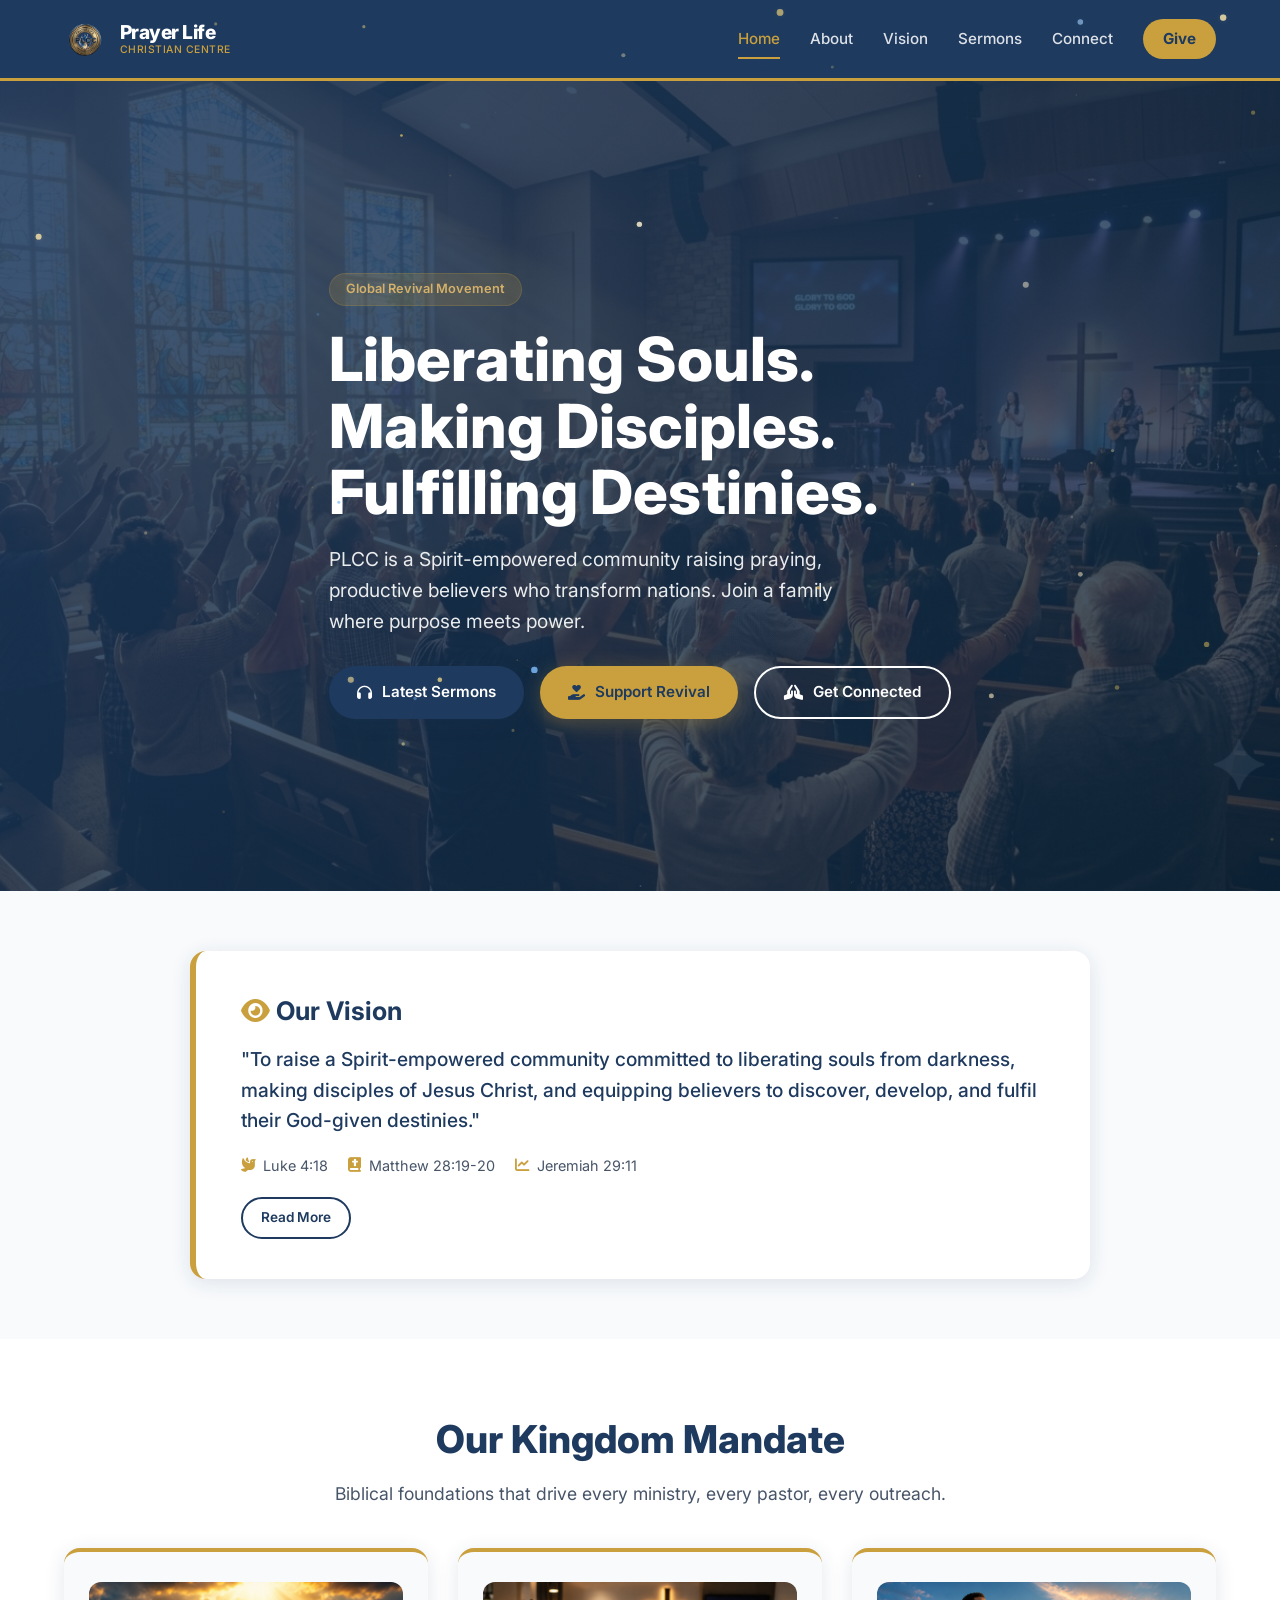
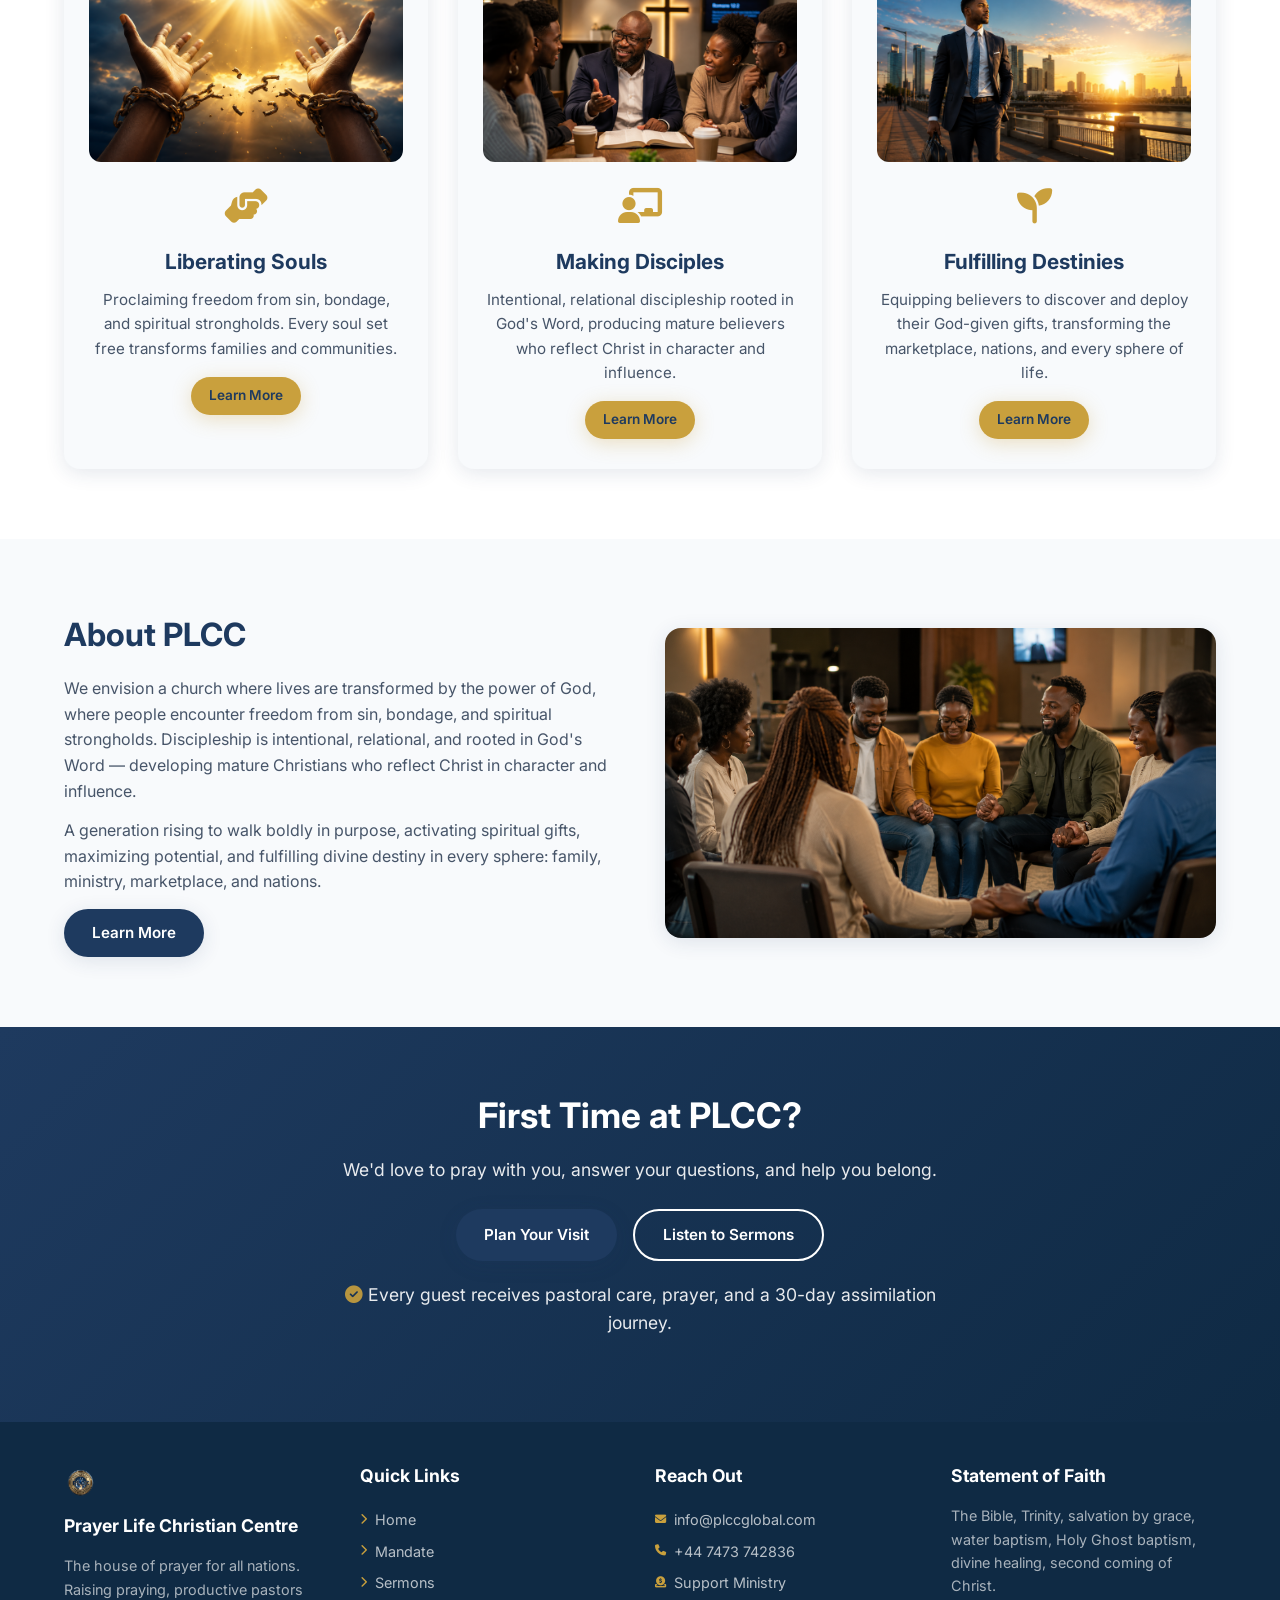
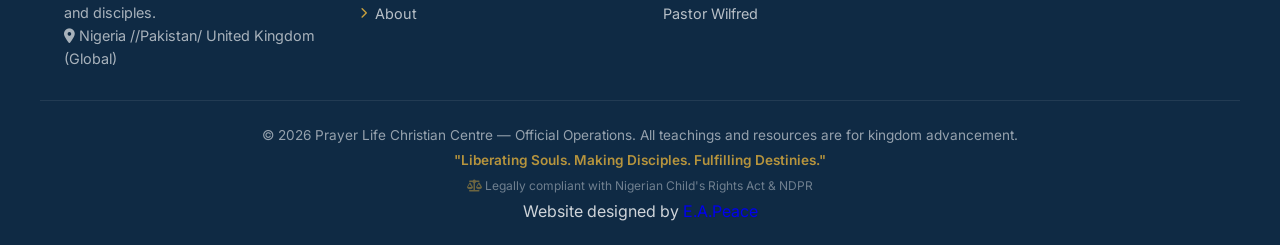
<file: index.html>
<!DOCTYPE html>
<html lang="en">
<head>
    <meta charset="UTF-8" />
    <meta name="viewport" content="width=device-width, initial-scale=1.0" />
    <title>PLCC | Prayer Life Christian Centre – Liberating Souls, Making Disciples, Fulfilling Destinies</title>
    <meta name="description" content="Prayer Life Christian Centre (PLCC) is a Spirit-empowered community raising praying, productive believers who transform nations. Join a family where purpose meets power." />
    <meta name="keywords" content="PLCC, Prayer Life Christian Centre, Church, Nigeria, UK, Pastor Wilfred, Worship, Sermons, Discipleship" />
    <meta name="robots" content="index, follow" />
    <link rel="canonical" href="https://plccglobal.com/" />

    <!-- Open Graph -->
    <meta property="og:title" content="PLCC | Prayer Life Christian Centre" />
    <meta property="og:description" content="Liberating Souls. Making Disciples. Fulfilling Destinies." />
    <meta property="og:image" content="https://plccglobal.com/images/og-image.jpg" />
    <meta property="og:url" content="https://plccglobal.com/" />
    <meta property="og:type" content="website" />

    <!-- Twitter Cards -->
    <meta name="twitter:card" content="summary_large_image" />
    <meta name="twitter:title" content="PLCC | Prayer Life Christian Centre" />
    <meta name="twitter:description" content="Liberating Souls. Making Disciples. Fulfilling Destinies." />

    <!-- Schema Markup -->
    <script type="application/ld+json">
    {
      "@context": "https://schema.org",
      "@type": "Organization",
      "name": "Prayer Life Christian Centre",
      "alternateName": "PLCC",
      "description": "A Spirit-empowered community raising praying, productive believers who transform nations.",
      "url": "https://plccglobal.com",
      "logo": "https://plccglobal.com/images/plc-logo.png",
      "founder": {
        "@type": "Person",
        "name": "Wilfred A. Aigbomobe"
      },
      "contactPoint": {
        "@type": "ContactPoint",
        "email": "info@plccglobal.com",
        "telephone": "+447473742836",
        "contactType": "Pastoral Care"
      },
      "sameAs": [
        "https://www.buzzsprout.com/2280674",
        "https://buymeacoffee.com/globalrevivalblast",
        "https://pastorwilfred.com/"
      ]
    }
    </script>

    <!-- Styles -->
    <link rel="stylesheet" href="css/style.css" />
    <link rel="preconnect" href="https://fonts.googleapis.com" />
    <link href="https://fonts.googleapis.com/css2?family=Inter:wght@300;400;600;700;800&display=swap" rel="stylesheet" />
    <link rel="stylesheet" href="https://cdnjs.cloudflare.com/ajax/libs/font-awesome/6.5.0/css/all.min.css" />

    <!-- Favicon -->
    <link rel="icon" href="/images/favicon.ico" />
    <link rel="apple-touch-icon" href="/images/apple-touch-icon.png" />
    <link rel="manifest" href="/manifest.json" />
    <meta name="theme-color" content="#1e3a5f" />
</head>
<body>

    <!-- ===== SPARKLE CANVAS ===== -->
    <canvas id="sparkle-canvas"></canvas>

    <!-- ===== HEADER ===== -->
    <header>
        <div class="container header-content">
            <a href="index.html" class="logo">
                <img src="images/plc-logo.png" alt="PLCC Logo" />
                <div class="logo-text">
                    <span class="logo-title">Prayer Life</span>
                    <span class="logo-sub">Christian Centre</span>
                </div>
            </a>

            <button class="hamburger" id="hamburger" aria-label="Toggle navigation">
                <span></span>
                <span></span>
                <span></span>
            </button>

            <nav id="nav-menu">
                <a href="index.html" class="active">Home</a>
                <a href="about.html">About</a>
                <a href="vision.html">Vision</a>
                <a href="sermons.html">Sermons</a>
                <a href="connect.html">Connect</a>
                <a href="give.html" class="btn-give">Give</a>
            </nav>
        </div>
    </header>

    <!-- ===== HERO ===== -->
    <section class="hero" style="background-image: url('images/Hero-Background.png');">
        <div class="container hero-content">
            <div class="hero-badge">Global Revival Movement</div>
            <h1>Liberating Souls.<br />Making Disciples.<br />Fulfilling Destinies.</h1>
            <p>PLCC is a Spirit-empowered community raising praying, productive believers who transform nations. Join a family where purpose meets power.</p>
            <div class="hero-buttons">
                <a href="sermons.html" class="btn btn-primary"><i class="fas fa-headphones"></i> Latest Sermons</a>
                <a href="give.html" class="btn btn-gold"><i class="fas fa-hand-holding-heart"></i> Support Revival</a>
                <a href="connect.html" class="btn btn-outline"><i class="fas fa-praying-hands"></i> Get Connected</a>
            </div>
        </div>
    </section>

    <!-- ===== VISION PREVIEW ===== -->
    <section class="vision-preview">
        <div class="container">
            <div class="vision-card animate-fade">
                <h2><i class="fas fa-eye" style="color: var(--gold);"></i> Our Vision</h2>
                <p class="vision-text">"To raise a Spirit-empowered community committed to liberating souls from darkness, making disciples of Jesus Christ, and equipping believers to discover, develop, and fulfil their God-given destinies."</p>
                <div class="vision-scriptures">
                    <span><i class="fas fa-dove"></i> Luke 4:18</span>
                    <span><i class="fas fa-bible"></i> Matthew 28:19-20</span>
                    <span><i class="fas fa-chart-line"></i> Jeremiah 29:11</span>
                </div>
                <a href="vision.html" class="btn btn-small btn-outline-dark">Read More</a>
            </div>
        </div>
    </section>

    <!-- ===== THREE PILLARS PREVIEW ===== -->
    <section class="pillars-preview">
        <div class="container">
            <h2 class="section-title animate-fade">Our Kingdom Mandate</h2>
            <p class="section-sub animate-fade">Biblical foundations that drive every ministry, every pastor, every outreach.</p>
            <div class="pillars-grid">
                <div class="pillar-card animate-fade animate-delay-1">
                    <img src="images/Liberating-Souls.png" alt="Liberating Souls" />
                    <div class="pillar-icon"><i class="fas fa-hands-helping"></i></div>
                    <h3>Liberating Souls</h3>
                    <p>Proclaiming freedom from sin, bondage, and spiritual strongholds. Every soul set free transforms families and communities.</p>
                    <a href="vision.html" class="btn btn-small btn-gold">Learn More</a>
                </div>
                <div class="pillar-card animate-fade animate-delay-2">
                    <img src="images/Making-Disciple.png" alt="Making Disciples" />
                    <div class="pillar-icon"><i class="fas fa-chalkboard-user"></i></div>
                    <h3>Making Disciples</h3>
                    <p>Intentional, relational discipleship rooted in God's Word, producing mature believers who reflect Christ in character and influence.</p>
                    <a href="vision.html" class="btn btn-small btn-gold">Learn More</a>
                </div>
                <div class="pillar-card animate-fade animate-delay-3">
                    <img src="images/Fulfilling-Destinies.png" alt="Fulfilling Destinies" />
                    <div class="pillar-icon"><i class="fas fa-seedling"></i></div>
                    <h3>Fulfilling Destinies</h3>
                    <p>Equipping believers to discover and deploy their God-given gifts, transforming the marketplace, nations, and every sphere of life.</p>
                    <a href="vision.html" class="btn btn-small btn-gold">Learn More</a>
                </div>
            </div>
        </div>
    </section>

    <!-- ===== ABOUT PREVIEW ===== -->
    <section class="about-preview">
        <div class="container">
            <div class="about-grid">
                <div class="about-text animate-fade">
                    <h2>About PLCC</h2>
                    <p>We envision a church where lives are transformed by the power of God, where people encounter freedom from sin, bondage, and spiritual strongholds. Discipleship is intentional, relational, and rooted in God's Word — developing mature Christians who reflect Christ in character and influence.</p>
                    <p>A generation rising to walk boldly in purpose, activating spiritual gifts, maximizing potential, and fulfilling divine destiny in every sphere: family, ministry, marketplace, and nations.</p>
                    <a href="about.html" class="btn btn-primary">Learn More</a>
                </div>
                <div class="about-image animate-fade animate-delay-1">
                    <img src="images/Community-Gathering.png" alt="PLCC Community" />
                </div>
            </div>
        </div>
    </section>

    <!-- ===== CTA SECTION ===== -->
    <section class="cta-section">
        <div class="container">
            <h2>First Time at PLCC?</h2>
            <p>We'd love to pray with you, answer your questions, and help you belong.</p>
            <div class="cta-buttons">
                <a href="connect.html" class="btn btn-primary">Plan Your Visit</a>
                <a href="sermons.html" class="btn btn-outline">Listen to Sermons</a>
            </div>
            <p class="cta-note"><i class="fas fa-check-circle"></i> Every guest receives pastoral care, prayer, and a 30-day assimilation journey.</p>
        </div>
    </section>

    <!-- ===== FOOTER ===== -->
    <footer>
        <div class="container footer-grid">
            <div class="footer-col">
                <img src="images/plc-logo.png" alt="PLCC Logo" class="footer-logo" />
                <h4>Prayer Life Christian Centre</h4>
                <p>The house of prayer for all nations. Raising praying, productive pastors and disciples.</p>
                <p><i class="fas fa-map-marker-alt"></i> Nigeria //Pakistan/ United Kingdom (Global)</p>
            </div>
            <div class="footer-col">
                <h4>Quick Links</h4>
                <a href="index.html"><i class="fas fa-chevron-right"></i> Home</a>
                <a href="vision.html"><i class="fas fa-chevron-right"></i> Mandate</a>
                <a href="sermons.html"><i class="fas fa-chevron-right"></i> Sermons</a>
                <a href="about.html"><i class="fas fa-chevron-right"></i> About</a>
            </div>
            <div class="footer-col">
                <h4>Reach Out</h4>
                <a href="mailto:info@plccglobal.com"><i class="fas fa-envelope"></i> info@plccglobal.com</a>
                <a href="tel:+447473742836"><i class="fas fa-phone"></i> +44 7473 742836</a>
                <a href="https://buymeacoffee.com/globalrevivalblast" target="_blank"><i class="fas fa-donate"></i> Support Ministry</a>
                <a href="https://pastorwilfred.com/" target="_blank"><i class="fas fa-user-pastor"></i> Pastor Wilfred</a>
            </div>
            <div class="footer-col">
                <h4>Statement of Faith</h4>
                <p>The Bible, Trinity, salvation by grace, water baptism, Holy Ghost baptism, divine healing, second coming of Christ.</p>
            </div>
        </div>
        <div class="footer-bottom">
            <div class="container">
                <p>&copy; 2026 Prayer Life Christian Centre — Official Operations. All teachings and resources are for kingdom advancement.</p>
                <p class="footer-tagline">"Liberating Souls. Making Disciples. Fulfilling Destinies."</p>
                <p class="footer-legal"><i class="fas fa-balance-scale"></i> Legally compliant with Nigerian Child's Rights Act &amp; NDPR</p>
                <div class="design-credit">
            <span>Website designed by <a href="http://emmanueladekunlepeace.com/" target="_blank">E.A.Peace</a></span>
          </div>
            </div>
        </div>
    </footer>

    <script src="js/script.js"></script>
</body>
</html>
</file>
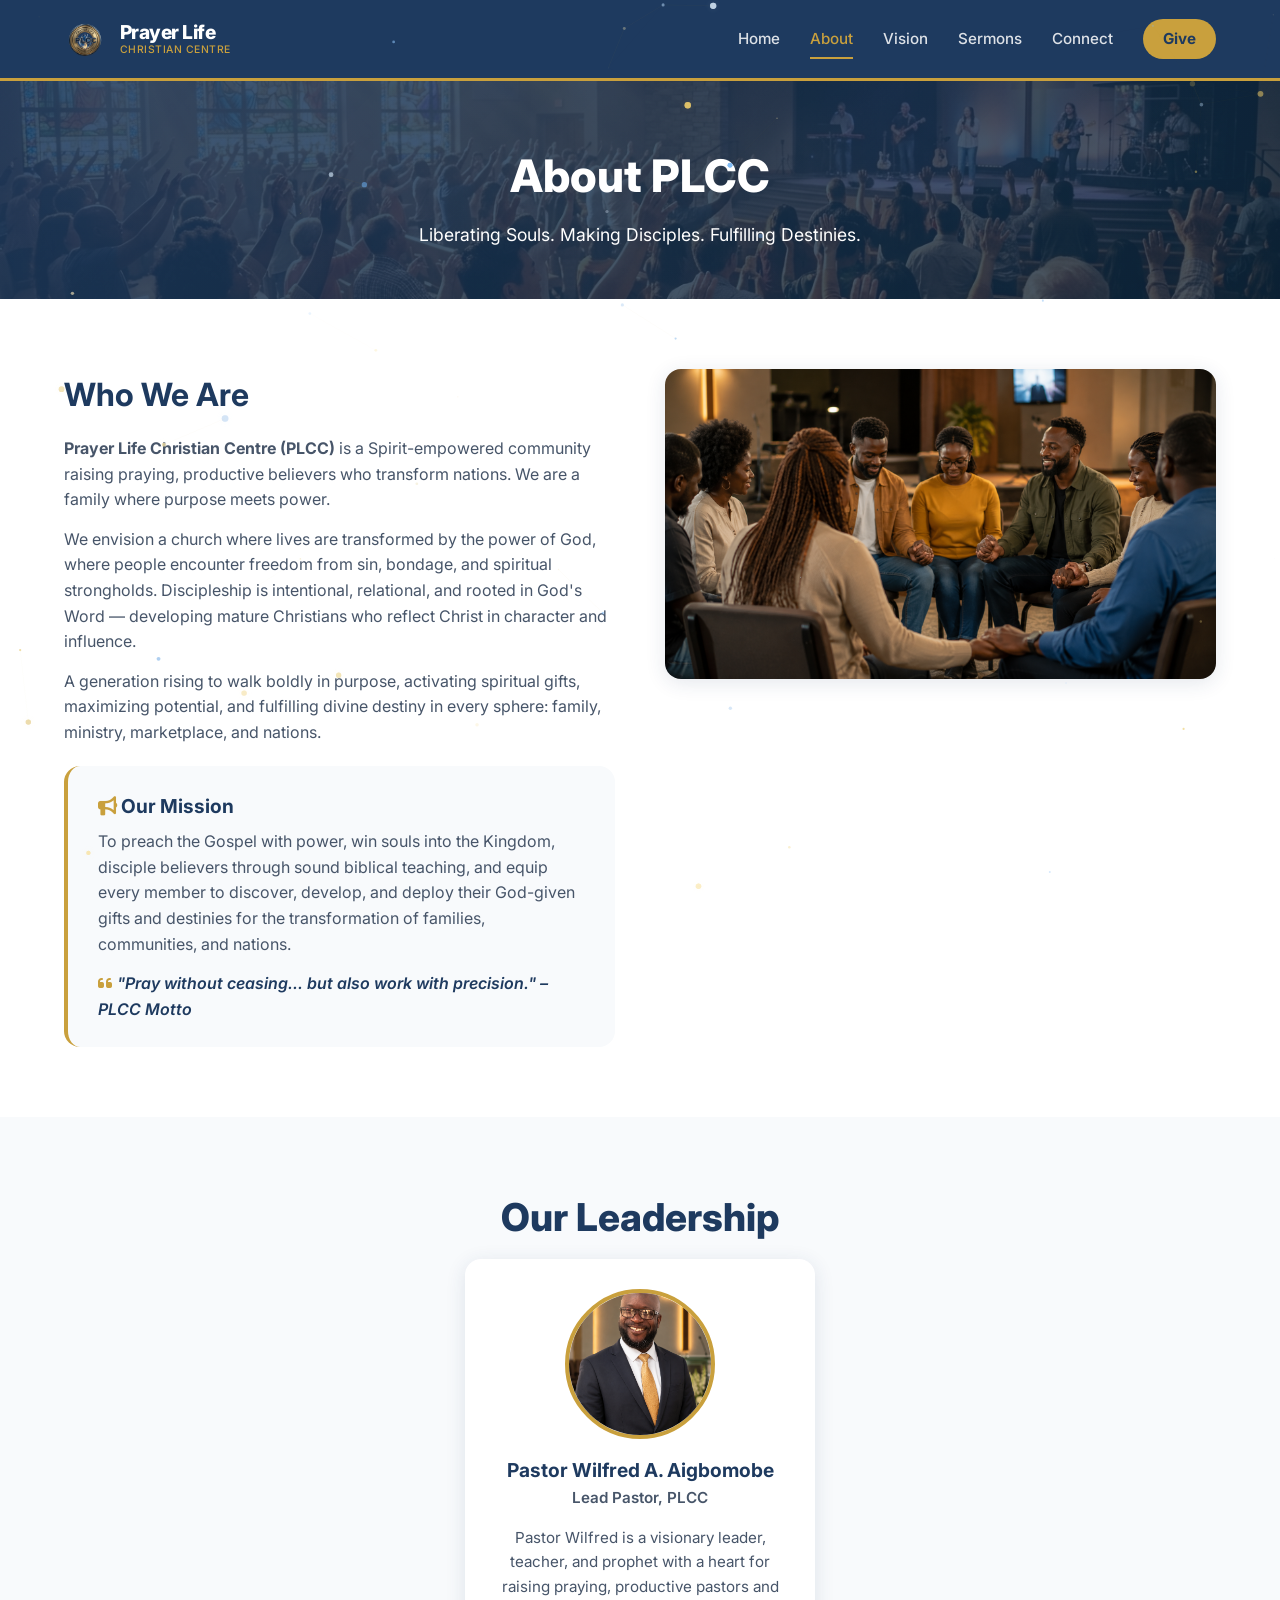
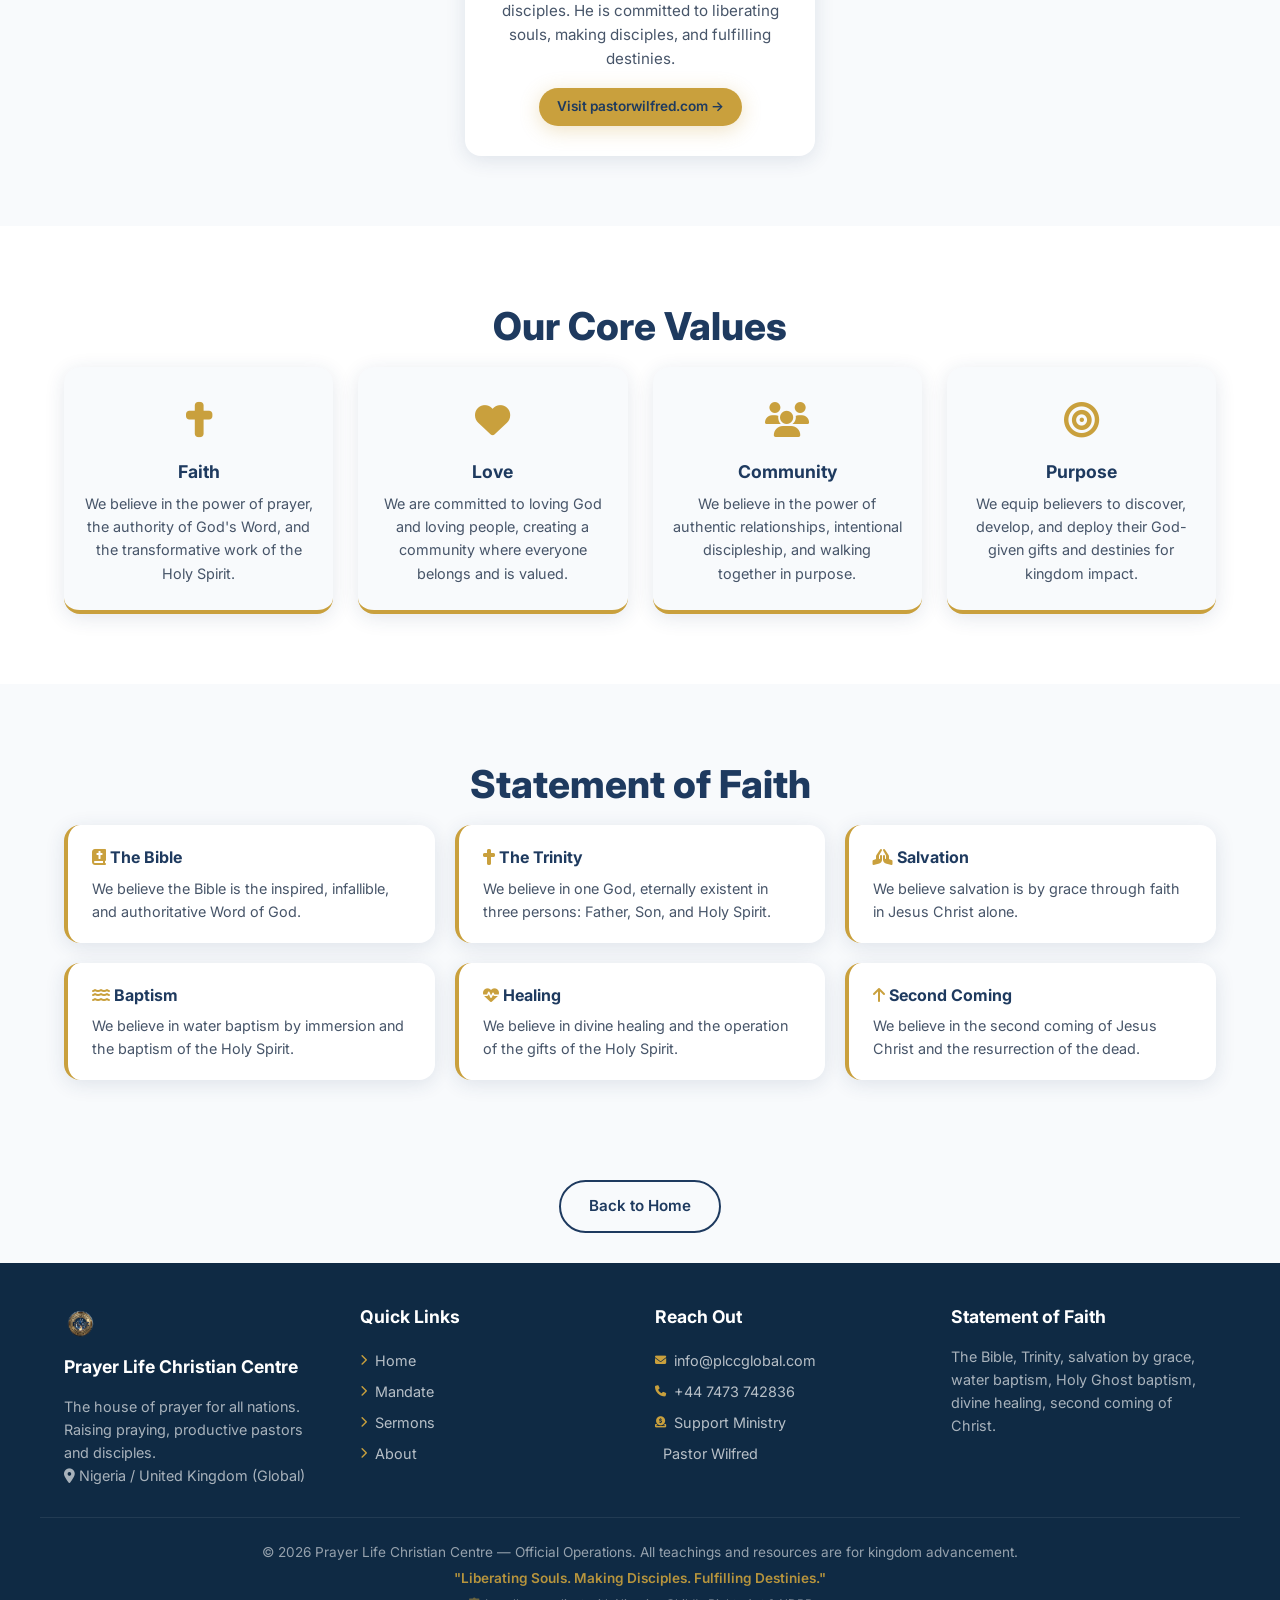
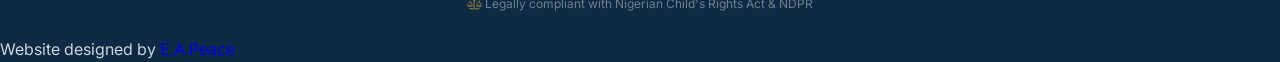
<file: about.html>
<!DOCTYPE html>
<html lang="en">
<head>
    <meta charset="UTF-8" />
    <meta name="viewport" content="width=device-width, initial-scale=1.0" />
    <title>About PLCC | Prayer Life Christian Centre</title>
    <meta name="description" content="Learn about Prayer Life Christian Centre (PLCC) — our mission, vision, leadership, and commitment to liberating souls, making disciples, and fulfilling destinies." />
    <meta name="keywords" content="PLCC, About PLCC, Prayer Life Christian Centre, Pastor Wilfred, Church Mission, Nigeria, UK" />
    <meta name="robots" content="index, follow" />
    <link rel="canonical" href="https://plccglobal.com/about.html" />

    <!-- Open Graph -->
    <meta property="og:title" content="About PLCC | Prayer Life Christian Centre" />
    <meta property="og:description" content="Learn about Prayer Life Christian Centre — our mission, vision, leadership, and commitment to liberating souls, making disciples, and fulfilling destinies." />
    <meta property="og:image" content="https://plccglobal.com/images/og-image.jpg" />
    <meta property="og:url" content="https://plccglobal.com/about.html" />
    <meta property="og:type" content="website" />

    <!-- Twitter Cards -->
    <meta name="twitter:card" content="summary_large_image" />
    <meta name="twitter:title" content="About PLCC | Prayer Life Christian Centre" />
    <meta name="twitter:description" content="Learn about Prayer Life Christian Centre — our mission, vision, leadership, and commitment." />

    <!-- Schema Markup -->
    <script type="application/ld+json">
    {
      "@context": "https://schema.org",
      "@type": "AboutPage",
      "name": "About Prayer Life Christian Centre",
      "description": "Learn about PLCC — our mission, vision, leadership, and commitment to liberating souls, making disciples, and fulfilling destinies.",
      "url": "https://plccglobal.com/about.html",
      "mainEntity": {
        "@type": "Organization",
        "name": "Prayer Life Christian Centre",
        "alternateName": "PLCC",
        "founder": {
          "@type": "Person",
          "name": "Wilfred A. Aigbomobe",
          "jobTitle": "Lead Pastor"
        },
        "description": "A Spirit-empowered community raising praying, productive believers who transform nations."
      }
    }
    </script>

    <!-- Breadcrumb Schema -->
    <script type="application/ld+json">
    {
      "@context": "https://schema.org",
      "@type": "BreadcrumbList",
      "itemListElement": [
        {
          "@type": "ListItem",
          "position": 1,
          "name": "Home",
          "item": "https://plccglobal.com/"
        },
        {
          "@type": "ListItem",
          "position": 2,
          "name": "About",
          "item": "https://plccglobal.com/about.html"
        }
      ]
    }
    </script>

    <!-- Styles -->
    <link rel="stylesheet" href="css/style.css" />
    <link rel="preconnect" href="https://fonts.googleapis.com" />
    <link href="https://fonts.googleapis.com/css2?family=Inter:wght@300;400;600;700;800&display=swap" rel="stylesheet" />
    <link rel="stylesheet" href="https://cdnjs.cloudflare.com/ajax/libs/font-awesome/6.5.0/css/all.min.css" />

    <!-- Favicon -->
    <link rel="icon" href="/images/favicon.ico" />
    <link rel="apple-touch-icon" href="/images/apple-touch-icon.png" />
    <link rel="manifest" href="/manifest.json" />
    <meta name="theme-color" content="#1e3a5f" />
</head>
<body>

    <!-- ===== SPARKLE CANVAS ===== -->
    <canvas id="sparkle-canvas"></canvas>

    <!-- ===== HEADER ===== -->
    <header>
        <div class="container header-content">
            <a href="index.html" class="logo">
                <img src="images/plc-logo.png" alt="PLCC Logo" />
                <div class="logo-text">
                    <span class="logo-title">Prayer Life</span>
                    <span class="logo-sub">Christian Centre</span>
                </div>
            </a>

            <button class="hamburger" id="hamburger" aria-label="Toggle navigation">
                <span></span>
                <span></span>
                <span></span>
            </button>

            <nav id="nav-menu">
                <a href="index.html">Home</a>
                <a href="about.html" class="active">About</a>
                <a href="vision.html">Vision</a>
                <a href="sermons.html">Sermons</a>
                <a href="connect.html">Connect</a>
                <a href="give.html" class="btn-give">Give</a>
            </nav>
        </div>
    </header>

    <!-- ===== PAGE HERO ===== -->
    <section class="page-hero" style="background-image: url('images/Hero-Background.png');">
        <div class="container">
            <h1 class="animate-fade">About PLCC</h1>
            <p class="animate-fade animate-delay-1">Liberating Souls. Making Disciples. Fulfilling Destinies.</p>
        </div>
    </section>

    <!-- ===== ABOUT CONTENT ===== -->
    <section class="about-full">
        <div class="container">
            <div class="about-full-grid">
                <div class="about-full-text animate-fade">
                    <h2>Who We Are</h2>
                    <p><strong>Prayer Life Christian Centre (PLCC)</strong> is a Spirit-empowered community raising praying, productive believers who transform nations. We are a family where purpose meets power.</p>
                    <p>We envision a church where lives are transformed by the power of God, where people encounter freedom from sin, bondage, and spiritual strongholds. Discipleship is intentional, relational, and rooted in God's Word — developing mature Christians who reflect Christ in character and influence.</p>
                    <p>A generation rising to walk boldly in purpose, activating spiritual gifts, maximizing potential, and fulfilling divine destiny in every sphere: family, ministry, marketplace, and nations.</p>

                    <div class="mission-box">
                        <h3><i class="fas fa-bullhorn"></i> Our Mission</h3>
                        <p>To preach the Gospel with power, win souls into the Kingdom, disciple believers through sound biblical teaching, and equip every member to discover, develop, and deploy their God-given gifts and destinies for the transformation of families, communities, and nations.</p>
                        <div class="motto"><i class="fas fa-quote-left"></i> "Pray without ceasing... but also work with precision." – PLCC Motto</div>
                    </div>
                </div>
                <div class="about-full-image animate-fade animate-delay-1">
                    <img src="images/Community-Gathering.png" alt="PLCC Community" />
                </div>
            </div>
        </div>
    </section>

    <!-- ===== LEADERSHIP ===== -->
    <section class="leadership">
        <div class="container">
            <h2 class="section-title animate-fade">Our Leadership</h2>
            <div class="leadership-grid">
                <div class="leader-card animate-fade animate-delay-1">
                    <img src="images/pastor-photo.png" alt="Pastor Wilfred A. Aigbomobe" />
                    <h3>Pastor Wilfred A. Aigbomobe</h3>
                    <p class="leader-title">Lead Pastor, PLCC</p>
                    <p>Pastor Wilfred is a visionary leader, teacher, and prophet with a heart for raising praying, productive pastors and disciples. He is committed to liberating souls, making disciples, and fulfilling destinies.</p>
                    <a href="https://pastorwilfred.com/" target="_blank" class="btn btn-small btn-gold">Visit pastorwilfred.com →</a>
                </div>
            </div>
        </div>
    </section>

    <!-- ===== CORE VALUES ===== -->
    <section class="core-values">
        <div class="container">
            <h2 class="section-title animate-fade">Our Core Values</h2>
            <div class="values-grid">
                <div class="value-card animate-fade animate-delay-1">
                    <div class="value-icon"><i class="fas fa-cross"></i></div>
                    <h3>Faith</h3>
                    <p>We believe in the power of prayer, the authority of God's Word, and the transformative work of the Holy Spirit.</p>
                </div>
                <div class="value-card animate-fade animate-delay-2">
                    <div class="value-icon"><i class="fas fa-heart"></i></div>
                    <h3>Love</h3>
                    <p>We are committed to loving God and loving people, creating a community where everyone belongs and is valued.</p>
                </div>
                <div class="value-card animate-fade animate-delay-3">
                    <div class="value-icon"><i class="fas fa-users"></i></div>
                    <h3>Community</h3>
                    <p>We believe in the power of authentic relationships, intentional discipleship, and walking together in purpose.</p>
                </div>
                <div class="value-card animate-fade animate-delay-4">
                    <div class="value-icon"><i class="fas fa-bullseye"></i></div>
                    <h3>Purpose</h3>
                    <p>We equip believers to discover, develop, and deploy their God-given gifts and destinies for kingdom impact.</p>
                </div>
            </div>
        </div>
    </section>

    <!-- ===== STATEMENT OF FAITH ===== -->
    <section class="statement-of-faith">
        <div class="container">
            <h2 class="section-title animate-fade">Statement of Faith</h2>
            <div class="faith-grid animate-fade">
                <div class="faith-item">
                    <h3><i class="fas fa-bible"></i> The Bible</h3>
                    <p>We believe the Bible is the inspired, infallible, and authoritative Word of God.</p>
                </div>
                <div class="faith-item">
                    <h3><i class="fas fa-cross"></i> The Trinity</h3>
                    <p>We believe in one God, eternally existent in three persons: Father, Son, and Holy Spirit.</p>
                </div>
                <div class="faith-item">
                    <h3><i class="fas fa-hands-praying"></i> Salvation</h3>
                    <p>We believe salvation is by grace through faith in Jesus Christ alone.</p>
                </div>
                <div class="faith-item">
                    <h3><i class="fas fa-water"></i> Baptism</h3>
                    <p>We believe in water baptism by immersion and the baptism of the Holy Spirit.</p>
                </div>
                <div class="faith-item">
                    <h3><i class="fas fa-heartbeat"></i> Healing</h3>
                    <p>We believe in divine healing and the operation of the gifts of the Holy Spirit.</p>
                </div>
                <div class="faith-item">
                    <h3><i class="fas fa-arrow-up"></i> Second Coming</h3>
                    <p>We believe in the second coming of Jesus Christ and the resurrection of the dead.</p>
                </div>
            </div>
        </div>
    </section>

    <!-- ===== BACK LINK ===== -->
    <section class="back-section">
        <div class="container">
            <a href="index.html" class="btn btn-outline-dark">Back to Home</a>
        </div>
    </section>

    <!-- ===== FOOTER ===== -->
    <footer>
        <div class="container footer-grid">
            <div class="footer-col">
                <img src="images/plc-logo.png" alt="PLCC Logo" class="footer-logo" />
                <h4>Prayer Life Christian Centre</h4>
                <p>The house of prayer for all nations. Raising praying, productive pastors and disciples.</p>
                <p><i class="fas fa-map-marker-alt"></i> Nigeria / United Kingdom (Global)</p>
            </div>
            <div class="footer-col">
                <h4>Quick Links</h4>
                <a href="index.html"><i class="fas fa-chevron-right"></i> Home</a>
                <a href="vision.html"><i class="fas fa-chevron-right"></i> Mandate</a>
                <a href="sermons.html"><i class="fas fa-chevron-right"></i> Sermons</a>
                <a href="about.html"><i class="fas fa-chevron-right"></i> About</a>
            </div>
            <div class="footer-col">
                <h4>Reach Out</h4>
                <a href="mailto:info@plccglobal.com"><i class="fas fa-envelope"></i> info@plccglobal.com</a>
                <a href="tel:+447473742836"><i class="fas fa-phone"></i> +44 7473 742836</a>
                <a href="https://buymeacoffee.com/globalrevivalblast" target="_blank"><i class="fas fa-donate"></i> Support Ministry</a>
                <a href="https://pastorwilfred.com/" target="_blank"><i class="fas fa-user-pastor"></i> Pastor Wilfred</a>
            </div>
            <div class="footer-col">
                <h4>Statement of Faith</h4>
                <p>The Bible, Trinity, salvation by grace, water baptism, Holy Ghost baptism, divine healing, second coming of Christ.</p>
            </div>
        </div>
        <div class="footer-bottom">
            <div class="container">
                <p>&copy; 2026 Prayer Life Christian Centre — Official Operations. All teachings and resources are for kingdom advancement.</p>
                <p class="footer-tagline">"Liberating Souls. Making Disciples. Fulfilling Destinies."</p>
                <p class="footer-legal"><i class="fas fa-balance-scale"></i> Legally compliant with Nigerian Child's Rights Act &amp; NDPR</p>
            </div>
        </div>
        <div class="design-credit">
            <span>Website designed by <a href="http://emmanueladekunlepeace.com/" target="_blank">E.A.Peace</a></span>
          </div>
    </footer>

    <script src="js/script.js"></script>
</body>
</html>
</file>
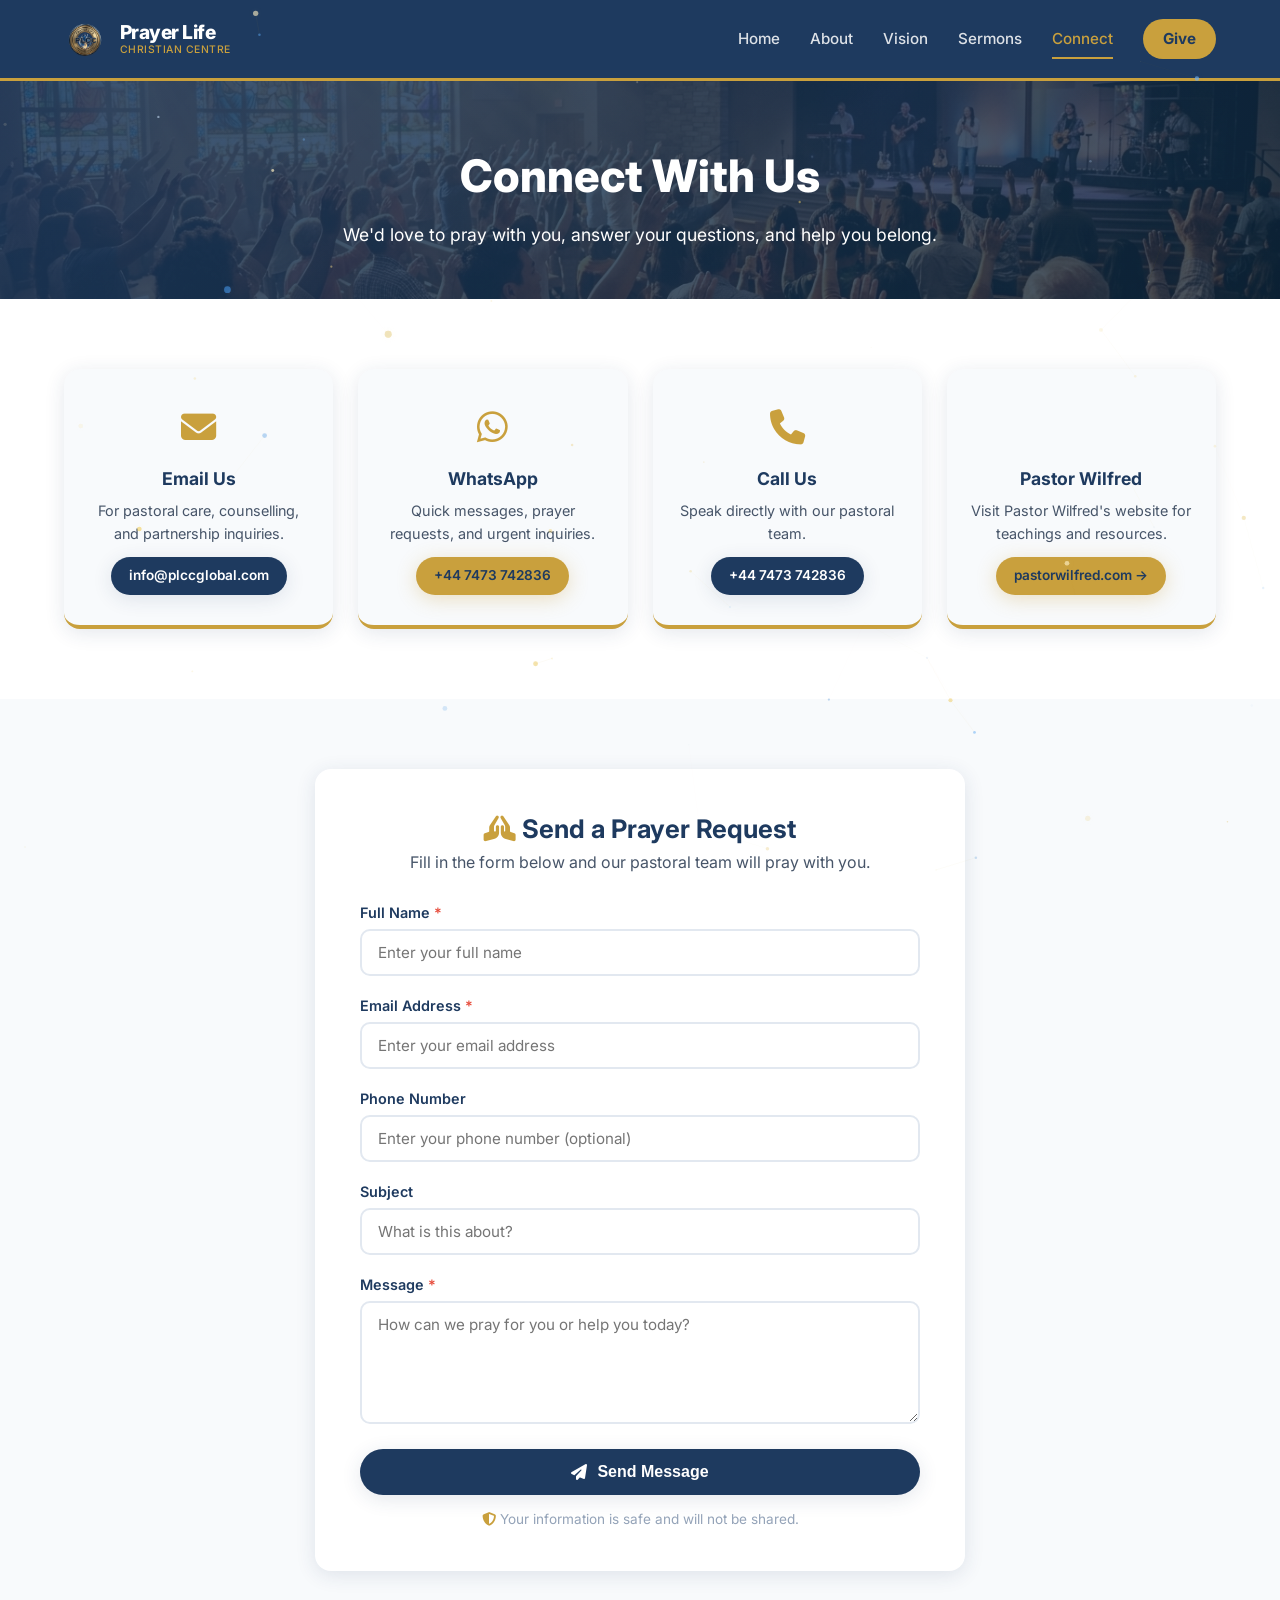
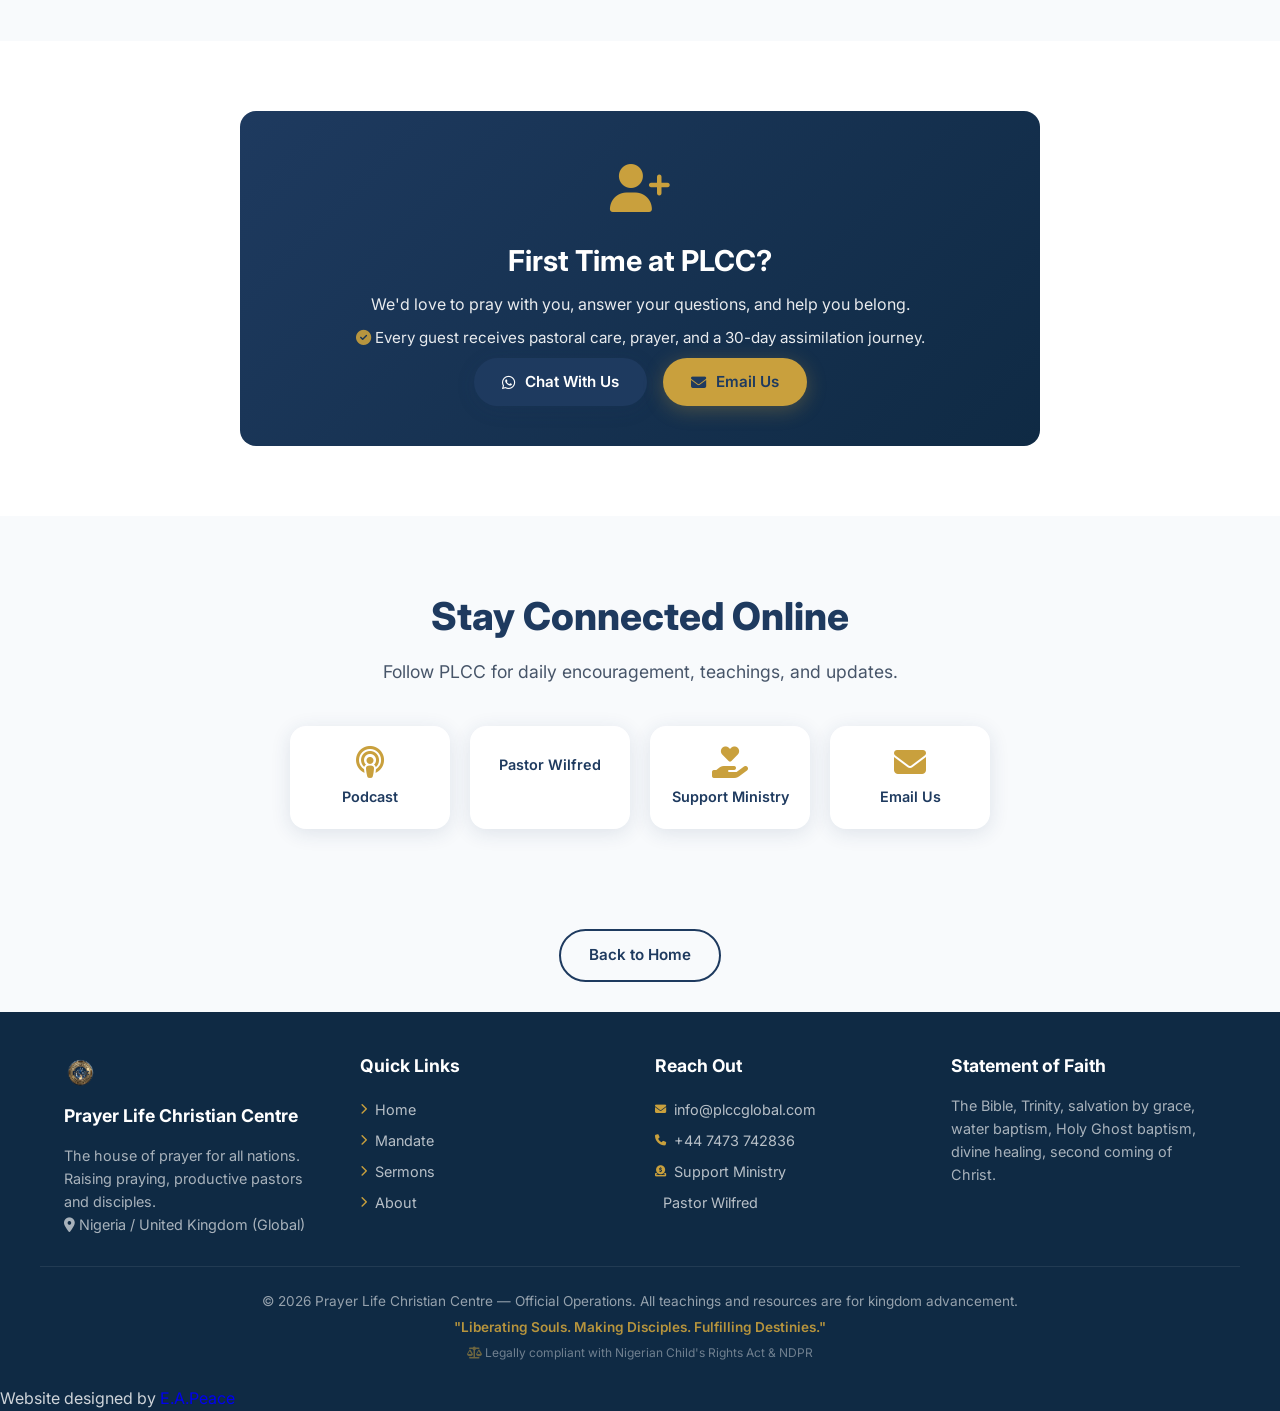
<file: connect.html>
<!DOCTYPE html>
<html lang="en">
<head>
    <meta charset="UTF-8" />
    <meta name="viewport" content="width=device-width, initial-scale=1.0" />
    <title>Connect | Prayer Life Christian Centre</title>
    <meta name="description" content="Connect with Prayer Life Christian Centre. Reach out for pastoral care, prayer requests, counselling, and partnership inquiries." />
    <meta name="keywords" content="PLCC Connect, Contact PLCC, Prayer Request, Pastoral Care, PLCC Global" />
    <meta name="robots" content="index, follow" />
    <link rel="canonical" href="https://plccglobal.com/connect.html" />

    <!-- Open Graph -->
    <meta property="og:title" content="Connect | Prayer Life Christian Centre" />
    <meta property="og:description" content="Connect with PLCC. Reach out for pastoral care, prayer requests, counselling, and partnership inquiries." />
    <meta property="og:image" content="https://plccglobal.com/images/og-image.jpg" />
    <meta property="og:url" content="https://plccglobal.com/connect.html" />
    <meta property="og:type" content="website" />

    <!-- Twitter Cards -->
    <meta name="twitter:card" content="summary_large_image" />
    <meta name="twitter:title" content="Connect | Prayer Life Christian Centre" />
    <meta name="twitter:description" content="Connect with PLCC. Reach out for pastoral care, prayer requests, counselling, and partnership inquiries." />

    <!-- Schema Markup -->
    <script type="application/ld+json">
    {
      "@context": "https://schema.org",
      "@type": "ContactPage",
      "name": "Connect with PLCC",
      "description": "Reach out to Prayer Life Christian Centre for pastoral care, prayer requests, counselling, and partnership inquiries.",
      "url": "https://plccglobal.com/connect.html",
      "mainEntity": {
        "@type": "Organization",
        "name": "Prayer Life Christian Centre",
        "email": "info@plccglobal.com",
        "telephone": "+447473742836",
        "contactPoint": [
          {
            "@type": "ContactPoint",
            "contactType": "Email",
            "email": "info@plccglobal.com"
          },
          {
            "@type": "ContactPoint",
            "contactType": "WhatsApp",
            "telephone": "+447473742836"
          }
        ]
      }
    }
    </script>

    <!-- Breadcrumb Schema -->
    <script type="application/ld+json">
    {
      "@context": "https://schema.org",
      "@type": "BreadcrumbList",
      "itemListElement": [
        {
          "@type": "ListItem",
          "position": 1,
          "name": "Home",
          "item": "https://plccglobal.com/"
        },
        {
          "@type": "ListItem",
          "position": 2,
          "name": "Connect",
          "item": "https://plccglobal.com/connect.html"
        }
      ]
    }
    </script>

    <!-- Styles -->
    <link rel="stylesheet" href="css/style.css" />
    <link rel="preconnect" href="https://fonts.googleapis.com" />
    <link href="https://fonts.googleapis.com/css2?family=Inter:wght@300;400;600;700;800&display=swap" rel="stylesheet" />
    <link rel="stylesheet" href="https://cdnjs.cloudflare.com/ajax/libs/font-awesome/6.5.0/css/all.min.css" />

    <!-- Favicon -->
    <link rel="icon" href="/images/favicon.ico" />
    <link rel="apple-touch-icon" href="/images/apple-touch-icon.png" />
    <link rel="manifest" href="/manifest.json" />
    <meta name="theme-color" content="#1e3a5f" />
</head>
<body>

    <!-- ===== SPARKLE CANVAS ===== -->
    <canvas id="sparkle-canvas"></canvas>

    <!-- ===== HEADER ===== -->
    <header>
        <div class="container header-content">
            <a href="index.html" class="logo">
                <img src="images/plc-logo.png" alt="PLCC Logo" />
                <div class="logo-text">
                    <span class="logo-title">Prayer Life</span>
                    <span class="logo-sub">Christian Centre</span>
                </div>
            </a>

            <button class="hamburger" id="hamburger" aria-label="Toggle navigation">
                <span></span>
                <span></span>
                <span></span>
            </button>

            <nav id="nav-menu">
                <a href="index.html">Home</a>
                <a href="about.html">About</a>
                <a href="vision.html">Vision</a>
                <a href="sermons.html">Sermons</a>
                <a href="connect.html" class="active">Connect</a>
                <a href="give.html" class="btn-give">Give</a>
            </nav>
        </div>
    </header>

    <!-- ===== PAGE HERO ===== -->
    <section class="page-hero" style="background-image: url('images/Hero-Background.png');">
        <div class="container">
            <h1 class="animate-fade">Connect With Us</h1>
            <p class="animate-fade animate-delay-1">We'd love to pray with you, answer your questions, and help you belong.</p>
        </div>
    </section>

    <!-- ===== CONTACT INFORMATION ===== -->
    <section class="connect-info">
        <div class="container">
            <div class="connect-grid">
                <!-- Email -->
                <div class="connect-card animate-fade animate-delay-1">
                    <div class="connect-icon"><i class="fas fa-envelope"></i></div>
                    <h3>Email Us</h3>
                    <p>For pastoral care, counselling, and partnership inquiries.</p>
                    <a href="mailto:info@plccglobal.com" class="btn btn-small btn-primary">info@plccglobal.com</a>
                </div>

                <!-- WhatsApp -->
                <div class="connect-card animate-fade animate-delay-2">
                    <div class="connect-icon"><i class="fab fa-whatsapp"></i></div>
                    <h3>WhatsApp</h3>
                    <p>Quick messages, prayer requests, and urgent inquiries.</p>
                    <a href="https://wa.me/447473742836" target="_blank" class="btn btn-small btn-gold">+44 7473 742836</a>
                </div>

                <!-- Phone -->
                <div class="connect-card animate-fade animate-delay-3">
                    <div class="connect-icon"><i class="fas fa-phone"></i></div>
                    <h3>Call Us</h3>
                    <p>Speak directly with our pastoral team.</p>
                    <a href="tel:+447473742836" class="btn btn-small btn-primary">+44 7473 742836</a>
                </div>

                <!-- Pastor Wilfred -->
                <div class="connect-card animate-fade animate-delay-4">
                    <div class="connect-icon"><i class="fas fa-user-pastor"></i></div>
                    <h3>Pastor Wilfred</h3>
                    <p>Visit Pastor Wilfred's website for teachings and resources.</p>
                    <a href="https://pastorwilfred.com/" target="_blank" class="btn btn-small btn-gold">pastorwilfred.com →</a>
                </div>
            </div>
        </div>
    </section>

    <!-- ===== CONTACT FORM ===== -->
    <section class="contact-form-section">
        <div class="container">
            <div class="form-wrapper animate-fade">
                <h2><i class="fas fa-praying-hands"></i> Send a Prayer Request</h2>
                <p class="form-sub">Fill in the form below and our pastoral team will pray with you.</p>

                <form id="contactForm" action="#" method="POST">
                    <div class="form-group">
                        <label for="name">Full Name <span class="required">*</span></label>
                        <input type="text" id="name" name="name" placeholder="Enter your full name" required />
                    </div>

                    <div class="form-group">
                        <label for="email">Email Address <span class="required">*</span></label>
                        <input type="email" id="email" name="email" placeholder="Enter your email address" required />
                    </div>

                    <div class="form-group">
                        <label for="phone">Phone Number</label>
                        <input type="tel" id="phone" name="phone" placeholder="Enter your phone number (optional)" />
                    </div>

                    <div class="form-group">
                        <label for="subject">Subject</label>
                        <input type="text" id="subject" name="subject" placeholder="What is this about?" />
                    </div>

                    <div class="form-group">
                        <label for="message">Message <span class="required">*</span></label>
                        <textarea id="message" name="message" rows="5" placeholder="How can we pray for you or help you today?" required></textarea>
                    </div>

                    <button type="submit" class="btn btn-primary">
                        <i class="fas fa-paper-plane"></i> Send Message
                    </button>

                    <p class="form-note"><i class="fas fa-shield-alt"></i> Your information is safe and will not be shared.</p>
                </form>

                <div id="formSuccess" style="display: none;">
                    <div class="form-success">
                        <i class="fas fa-check-circle"></i>
                        <h3>Message Sent!</h3>
                        <p>Thank you for reaching out. Our pastoral team will get back to you within 24 hours.</p>
                        <p>In the meantime, may God's peace be with you.</p>
                    </div>
                </div>
            </div>
        </div>
    </section>

    <!-- ===== FIRST TIME VISITOR ===== -->
    <section class="first-time">
        <div class="container">
            <div class="first-time-card animate-fade">
                <div class="first-time-icon"><i class="fas fa-user-plus"></i></div>
                <h2>First Time at PLCC?</h2>
                <p>We'd love to pray with you, answer your questions, and help you belong.</p>
                <p class="first-time-note"><i class="fas fa-check-circle"></i> Every guest receives pastoral care, prayer, and a 30-day assimilation journey.</p>
                <div class="first-time-buttons">
                    <a href="https://wa.me/447473742836" target="_blank" class="btn btn-primary">
                        <i class="fab fa-whatsapp"></i> Chat With Us
                    </a>
                    <a href="mailto:info@plccglobal.com" class="btn btn-gold">
                        <i class="fas fa-envelope"></i> Email Us
                    </a>
                </div>
            </div>
        </div>
    </section>

    <!-- ===== SOCIAL CONNECT ===== -->
    <section class="social-connect">
        <div class="container">
            <h2 class="section-title animate-fade">Stay Connected Online</h2>
            <p class="section-sub animate-fade">Follow PLCC for daily encouragement, teachings, and updates.</p>
            <div class="social-grid">
                <a href="https://www.buzzsprout.com/2280674" target="_blank" class="social-link animate-fade animate-delay-1">
                    <i class="fas fa-podcast"></i>
                    <span>Podcast</span>
                </a>
                <a href="https://pastorwilfred.com/" target="_blank" class="social-link animate-fade animate-delay-2">
                    <i class="fas fa-user-pastor"></i>
                    <span>Pastor Wilfred</span>
                </a>
                <a href="https://buymeacoffee.com/globalrevivalblast" target="_blank" class="social-link animate-fade animate-delay-3">
                    <i class="fas fa-hand-holding-heart"></i>
                    <span>Support Ministry</span>
                </a>
                <a href="mailto:info@plccglobal.com" class="social-link animate-fade animate-delay-4">
                    <i class="fas fa-envelope"></i>
                    <span>Email Us</span>
                </a>
            </div>
        </div>
    </section>

    <!-- ===== BACK LINK ===== -->
    <section class="back-section">
        <div class="container">
            <a href="index.html" class="btn btn-outline-dark">Back to Home</a>
        </div>
    </section>

    <!-- ===== FOOTER ===== -->
    <footer>
        <div class="container footer-grid">
            <div class="footer-col">
                <img src="images/plc-logo.png" alt="PLCC Logo" class="footer-logo" />
                <h4>Prayer Life Christian Centre</h4>
                <p>The house of prayer for all nations. Raising praying, productive pastors and disciples.</p>
                <p><i class="fas fa-map-marker-alt"></i> Nigeria / United Kingdom (Global)</p>
            </div>
            <div class="footer-col">
                <h4>Quick Links</h4>
                <a href="index.html"><i class="fas fa-chevron-right"></i> Home</a>
                <a href="vision.html"><i class="fas fa-chevron-right"></i> Mandate</a>
                <a href="sermons.html"><i class="fas fa-chevron-right"></i> Sermons</a>
                <a href="about.html"><i class="fas fa-chevron-right"></i> About</a>
            </div>
            <div class="footer-col">
                <h4>Reach Out</h4>
                <a href="mailto:info@plccglobal.com"><i class="fas fa-envelope"></i> info@plccglobal.com</a>
                <a href="tel:+447473742836"><i class="fas fa-phone"></i> +44 7473 742836</a>
                <a href="https://buymeacoffee.com/globalrevivalblast" target="_blank"><i class="fas fa-donate"></i> Support Ministry</a>
                <a href="https://pastorwilfred.com/" target="_blank"><i class="fas fa-user-pastor"></i> Pastor Wilfred</a>
            </div>
            <div class="footer-col">
                <h4>Statement of Faith</h4>
                <p>The Bible, Trinity, salvation by grace, water baptism, Holy Ghost baptism, divine healing, second coming of Christ.</p>
            </div>
        </div>
        <div class="footer-bottom">
            <div class="container">
                <p>&copy; 2026 Prayer Life Christian Centre — Official Operations. All teachings and resources are for kingdom advancement.</p>
                <p class="footer-tagline">"Liberating Souls. Making Disciples. Fulfilling Destinies."</p>
                <p class="footer-legal"><i class="fas fa-balance-scale"></i> Legally compliant with Nigerian Child's Rights Act &amp; NDPR</p>
            </div>
        </div>
        <div class="design-credit">
            <span>Website designed by <a href="http://emmanueladekunlepeace.com/" target="_blank">E.A.Peace</a></span>
          </div>
    </footer>

    <script src="js/script.js"></script>
</body>
</html>
</file>
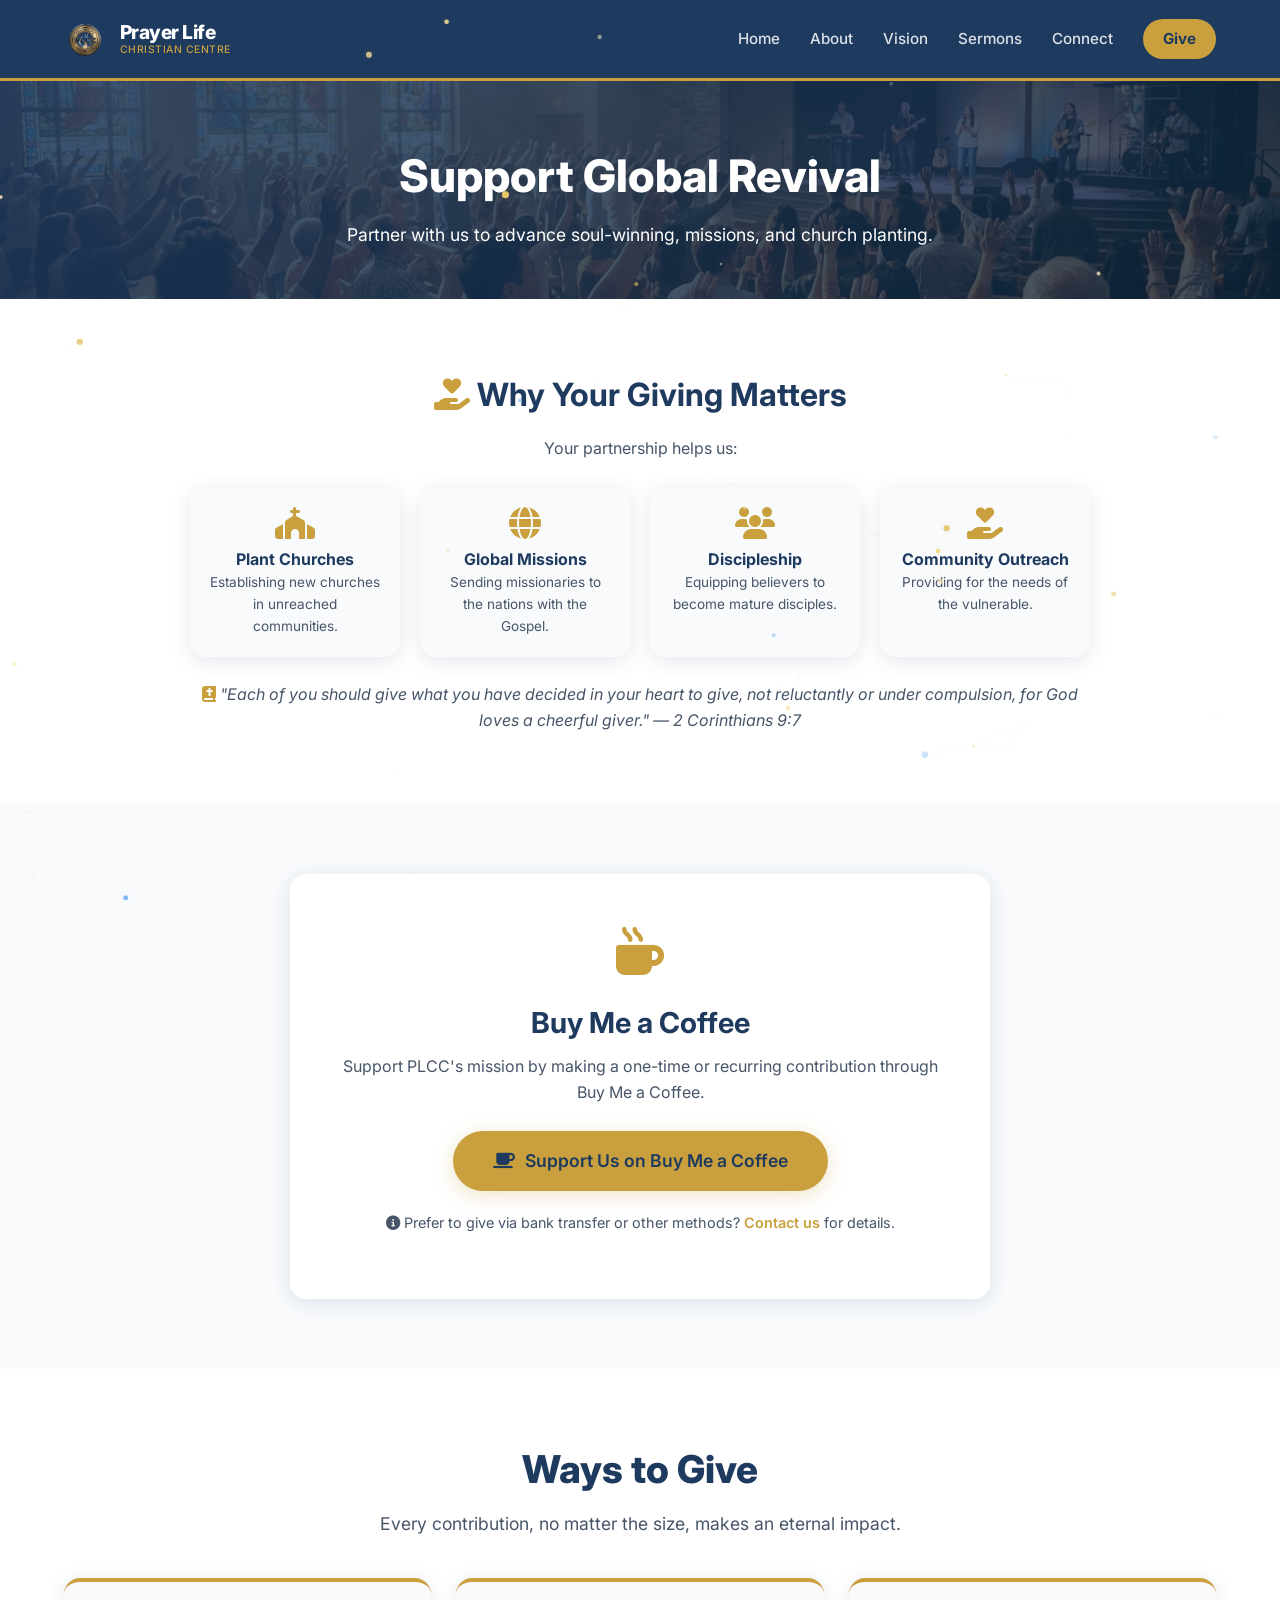
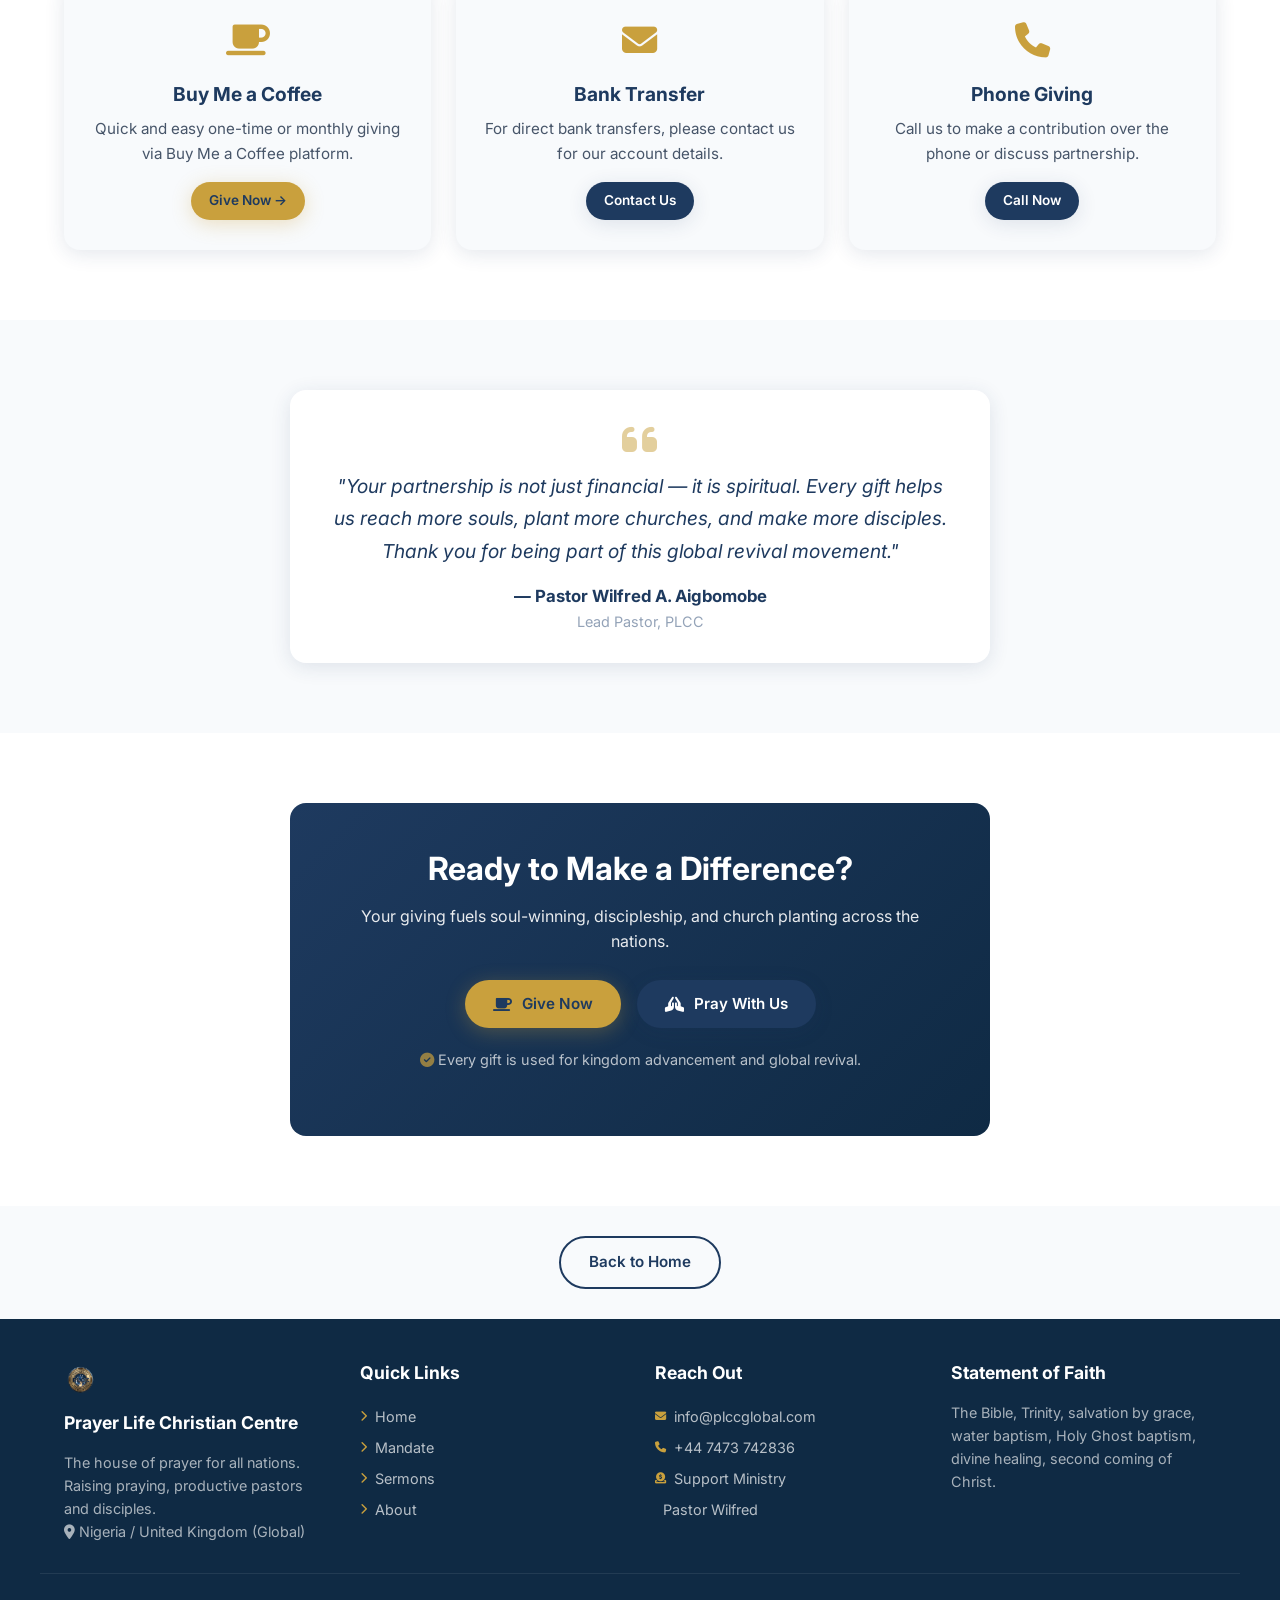
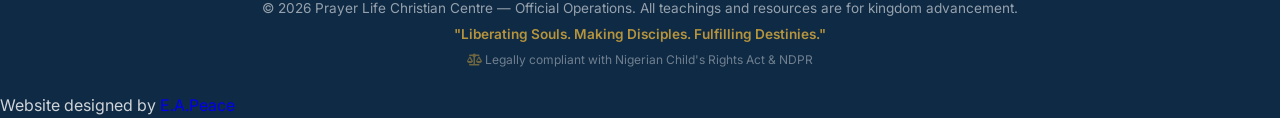
<file: give.html>
<!DOCTYPE html>
<html lang="en">
<head>
    <meta charset="UTF-8" />
    <meta name="viewport" content="width=device-width, initial-scale=1.0" />
    <title>Give | Support Global Revival | Prayer Life Christian Centre</title>
    <meta name="description" content="Partner with Prayer Life Christian Centre to advance soul-winning, missions, and church planting. Support global revival through Buy Me a Coffee." />
    <meta name="keywords" content="PLCC Give, Support PLCC, Buy Me a Coffee, Global Revival, Partner with PLCC, Donate" />
    <meta name="robots" content="index, follow" />
    <link rel="canonical" href="https://plccglobal.com/give.html" />

    <!-- Open Graph -->
    <meta property="og:title" content="Give | Support Global Revival | Prayer Life Christian Centre" />
    <meta property="og:description" content="Partner with PLCC to advance soul-winning, missions, and church planting. Support global revival through Buy Me a Coffee." />
    <meta property="og:image" content="https://plccglobal.com/images/og-image.jpg" />
    <meta property="og:url" content="https://plccglobal.com/give.html" />
    <meta property="og:type" content="website" />

    <!-- Twitter Cards -->
    <meta name="twitter:card" content="summary_large_image" />
    <meta name="twitter:title" content="Give | Support Global Revival | Prayer Life Christian Centre" />
    <meta name="twitter:description" content="Partner with PLCC to advance soul-winning, missions, and church planting." />

    <!-- Schema Markup -->
    <script type="application/ld+json">
    {
      "@context": "https://schema.org",
      "@type": "WebPage",
      "name": "Give - Support PLCC",
      "description": "Partner with Prayer Life Christian Centre to advance soul-winning, missions, and church planting.",
      "url": "https://plccglobal.com/give.html",
      "mainEntity": {
        "@type": "Organization",
        "name": "Prayer Life Christian Centre",
        "url": "https://plccglobal.com",
        "contactPoint": {
          "@type": "ContactPoint",
          "email": "info@plccglobal.com"
        }
      }
    }
    </script>

    <!-- Breadcrumb Schema -->
    <script type="application/ld+json">
    {
      "@context": "https://schema.org",
      "@type": "BreadcrumbList",
      "itemListElement": [
        {
          "@type": "ListItem",
          "position": 1,
          "name": "Home",
          "item": "https://plccglobal.com/"
        },
        {
          "@type": "ListItem",
          "position": 2,
          "name": "Give",
          "item": "https://plccglobal.com/give.html"
        }
      ]
    }
    </script>

    <!-- Styles -->
    <link rel="stylesheet" href="css/style.css" />
    <link rel="preconnect" href="https://fonts.googleapis.com" />
    <link href="https://fonts.googleapis.com/css2?family=Inter:wght@300;400;600;700;800&display=swap" rel="stylesheet" />
    <link rel="stylesheet" href="https://cdnjs.cloudflare.com/ajax/libs/font-awesome/6.5.0/css/all.min.css" />

    <!-- Favicon -->
    <link rel="icon" href="/images/favicon.ico" />
    <link rel="apple-touch-icon" href="/images/apple-touch-icon.png" />
    <link rel="manifest" href="/manifest.json" />
    <meta name="theme-color" content="#1e3a5f" />
</head>
<body>

    <!-- ===== SPARKLE CANVAS ===== -->
    <canvas id="sparkle-canvas"></canvas>

    <!-- ===== HEADER ===== -->
    <header>
        <div class="container header-content">
            <a href="index.html" class="logo">
                <img src="images/plc-logo.png" alt="PLCC Logo" />
                <div class="logo-text">
                    <span class="logo-title">Prayer Life</span>
                    <span class="logo-sub">Christian Centre</span>
                </div>
            </a>

            <button class="hamburger" id="hamburger" aria-label="Toggle navigation">
                <span></span>
                <span></span>
                <span></span>
            </button>

            <nav id="nav-menu">
                <a href="index.html">Home</a>
                <a href="about.html">About</a>
                <a href="vision.html">Vision</a>
                <a href="sermons.html">Sermons</a>
                <a href="connect.html">Connect</a>
                <a href="give.html" class="active btn-give">Give</a>
            </nav>
        </div>
    </header>

    <!-- ===== PAGE HERO ===== -->
    <section class="page-hero" style="background-image: url('images/Hero-Background.png');">
        <div class="container">
            <h1 class="animate-fade">Support Global Revival</h1>
            <p class="animate-fade animate-delay-1">Partner with us to advance soul-winning, missions, and church planting.</p>
        </div>
    </section>

    <!-- ===== GIVE INTRO ===== -->
    <section class="give-intro">
        <div class="container">
            <div class="give-intro-card animate-fade">
                <h2><i class="fas fa-hand-holding-heart" style="color: var(--gold);"></i> Why Your Giving Matters</h2>
                <p>Your partnership helps us:</p>
                <div class="give-impact-grid">
                    <div class="impact-item">
                        <i class="fas fa-church"></i>
                        <h4>Plant Churches</h4>
                        <p>Establishing new churches in unreached communities.</p>
                    </div>
                    <div class="impact-item">
                        <i class="fas fa-globe"></i>
                        <h4>Global Missions</h4>
                        <p>Sending missionaries to the nations with the Gospel.</p>
                    </div>
                    <div class="impact-item">
                        <i class="fas fa-users"></i>
                        <h4>Discipleship</h4>
                        <p>Equipping believers to become mature disciples.</p>
                    </div>
                    <div class="impact-item">
                        <i class="fas fa-hand-holding-heart"></i>
                        <h4>Community Outreach</h4>
                        <p>Providing for the needs of the vulnerable.</p>
                    </div>
                </div>
                <p class="give-scripture"><i class="fas fa-bible"></i> "Each of you should give what you have decided in your heart to give, not reluctantly or under compulsion, for God loves a cheerful giver." — 2 Corinthians 9:7</p>
            </div>
        </div>
    </section>

    <!-- ===== BUY ME A COFFEE EMBED ===== -->
    <section class="give-platform">
        <div class="container">
            <div class="platform-card animate-fade">
                <div class="platform-icon"><i class="fas fa-mug-hot"></i></div>
                <h2>Buy Me a Coffee</h2>
                <p>Support PLCC's mission by making a one-time or recurring contribution through Buy Me a Coffee.</p>
                
                <!-- Buy Me a Coffee Embed -->
                <div class="coffee-embed">
                    <a href="https://buymeacoffee.com/globalrevivalblast" target="_blank" class="btn btn-gold btn-large">
                        <i class="fas fa-coffee"></i> Support Us on Buy Me a Coffee
                    </a>
                </div>

                <div class="platform-alternatives">
                    <p><i class="fas fa-info-circle"></i> Prefer to give via bank transfer or other methods? <a href="connect.html">Contact us</a> for details.</p>
                </div>
            </div>
        </div>
    </section>

    <!-- ===== WAYS TO GIVE ===== -->
    <section class="ways-to-give">
        <div class="container">
            <h2 class="section-title animate-fade">Ways to Give</h2>
            <p class="section-sub animate-fade">Every contribution, no matter the size, makes an eternal impact.</p>
            <div class="ways-grid">
                <div class="way-card animate-fade animate-delay-1">
                    <div class="way-icon"><i class="fas fa-coffee"></i></div>
                    <h3>Buy Me a Coffee</h3>
                    <p>Quick and easy one-time or monthly giving via Buy Me a Coffee platform.</p>
                    <a href="https://buymeacoffee.com/globalrevivalblast" target="_blank" class="btn btn-small btn-gold">Give Now →</a>
                </div>
                <div class="way-card animate-fade animate-delay-2">
                    <div class="way-icon"><i class="fas fa-envelope"></i></div>
                    <h3>Bank Transfer</h3>
                    <p>For direct bank transfers, please contact us for our account details.</p>
                    <a href="connect.html" class="btn btn-small btn-primary">Contact Us</a>
                </div>
                <div class="way-card animate-fade animate-delay-3">
                    <div class="way-icon"><i class="fas fa-phone"></i></div>
                    <h3>Phone Giving</h3>
                    <p>Call us to make a contribution over the phone or discuss partnership.</p>
                    <a href="tel:+447473742836" class="btn btn-small btn-primary">Call Now</a>
                </div>
            </div>
        </div>
    </section>

    <!-- ===== TESTIMONIAL / IMPACT ===== -->
    <section class="impact-testimonial">
        <div class="container">
            <div class="testimonial-card animate-fade">
                <i class="fas fa-quote-left testimonial-quote"></i>
                <p class="testimonial-text">"Your partnership is not just financial — it is spiritual. Every gift helps us reach more souls, plant more churches, and make more disciples. Thank you for being part of this global revival movement."</p>
                <p class="testimonial-author">— Pastor Wilfred A. Aigbomobe</p>
                <p class="testimonial-role">Lead Pastor, PLCC</p>
            </div>
        </div>
    </section>

    <!-- ===== GIVE CTA ===== -->
    <section class="give-cta">
        <div class="container">
            <div class="cta-card animate-fade">
                <h2>Ready to Make a Difference?</h2>
                <p>Your giving fuels soul-winning, discipleship, and church planting across the nations.</p>
                <div class="cta-buttons">
                    <a href="https://buymeacoffee.com/globalrevivalblast" target="_blank" class="btn btn-gold">
                        <i class="fas fa-coffee"></i> Give Now
                    </a>
                    <a href="connect.html" class="btn btn-primary">
                        <i class="fas fa-praying-hands"></i> Pray With Us
                    </a>
                </div>
                <p class="cta-note"><i class="fas fa-check-circle"></i> Every gift is used for kingdom advancement and global revival.</p>
            </div>
        </div>
    </section>

    <!-- ===== BACK LINK ===== -->
    <section class="back-section">
        <div class="container">
            <a href="index.html" class="btn btn-outline-dark">Back to Home</a>
        </div>
    </section>

    <!-- ===== FOOTER ===== -->
    <footer>
        <div class="container footer-grid">
            <div class="footer-col">
                <img src="images/plc-logo.png" alt="PLCC Logo" class="footer-logo" />
                <h4>Prayer Life Christian Centre</h4>
                <p>The house of prayer for all nations. Raising praying, productive pastors and disciples.</p>
                <p><i class="fas fa-map-marker-alt"></i> Nigeria / United Kingdom (Global)</p>
            </div>
            <div class="footer-col">
                <h4>Quick Links</h4>
                <a href="index.html"><i class="fas fa-chevron-right"></i> Home</a>
                <a href="vision.html"><i class="fas fa-chevron-right"></i> Mandate</a>
                <a href="sermons.html"><i class="fas fa-chevron-right"></i> Sermons</a>
                <a href="about.html"><i class="fas fa-chevron-right"></i> About</a>
            </div>
            <div class="footer-col">
                <h4>Reach Out</h4>
                <a href="mailto:info@plccglobal.com"><i class="fas fa-envelope"></i> info@plccglobal.com</a>
                <a href="tel:+447473742836"><i class="fas fa-phone"></i> +44 7473 742836</a>
                <a href="https://buymeacoffee.com/globalrevivalblast" target="_blank"><i class="fas fa-donate"></i> Support Ministry</a>
                <a href="https://pastorwilfred.com/" target="_blank"><i class="fas fa-user-pastor"></i> Pastor Wilfred</a>
            </div>
            <div class="footer-col">
                <h4>Statement of Faith</h4>
                <p>The Bible, Trinity, salvation by grace, water baptism, Holy Ghost baptism, divine healing, second coming of Christ.</p>
            </div>
        </div>
        <div class="footer-bottom">
            <div class="container">
                <p>&copy; 2026 Prayer Life Christian Centre — Official Operations. All teachings and resources are for kingdom advancement.</p>
                <p class="footer-tagline">"Liberating Souls. Making Disciples. Fulfilling Destinies."</p>
                <p class="footer-legal"><i class="fas fa-balance-scale"></i> Legally compliant with Nigerian Child's Rights Act &amp; NDPR</p>
            </div>
        </div>
        <div class="design-credit">
            <span>Website designed by <a href="http://emmanueladekunlepeace.com/" target="_blank">E.A.Peace</a></span>
          </div>
    </footer>

    <script src="js/script.js"></script>
</body>
</html>
</file>
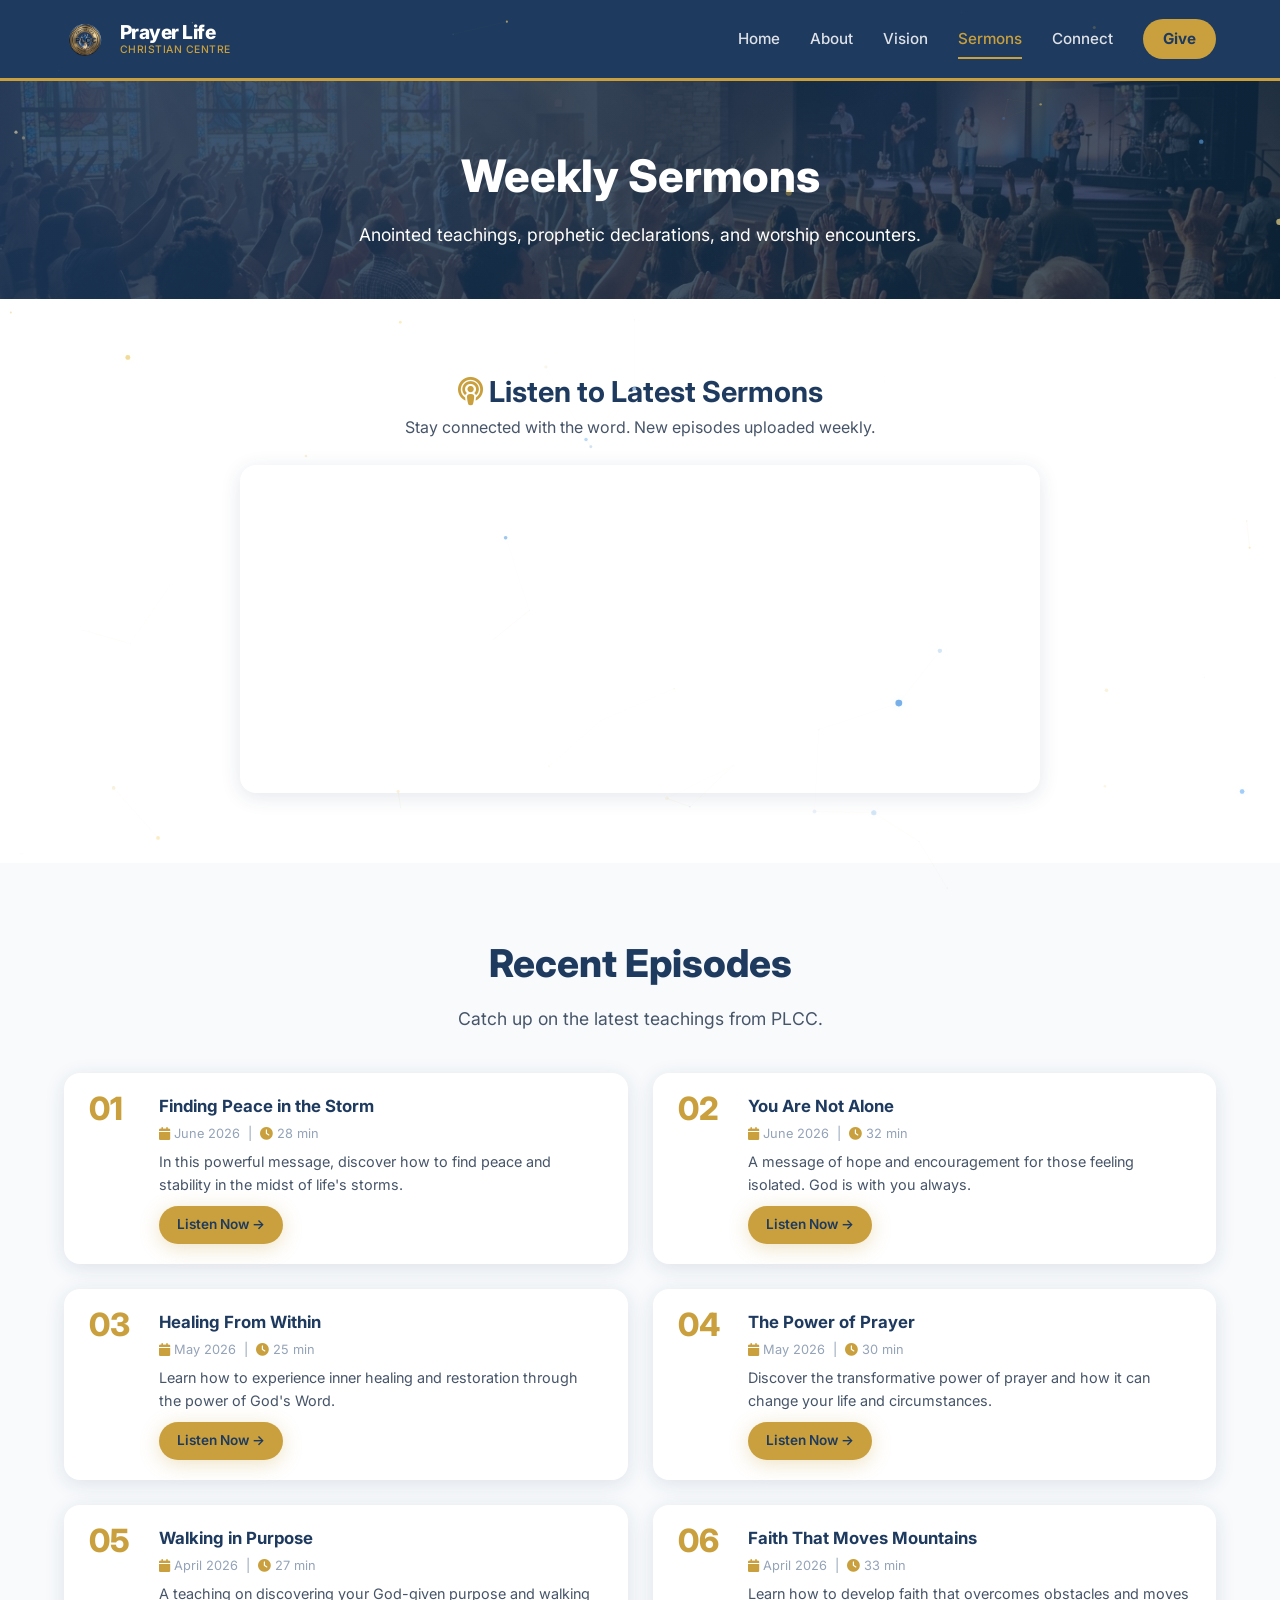
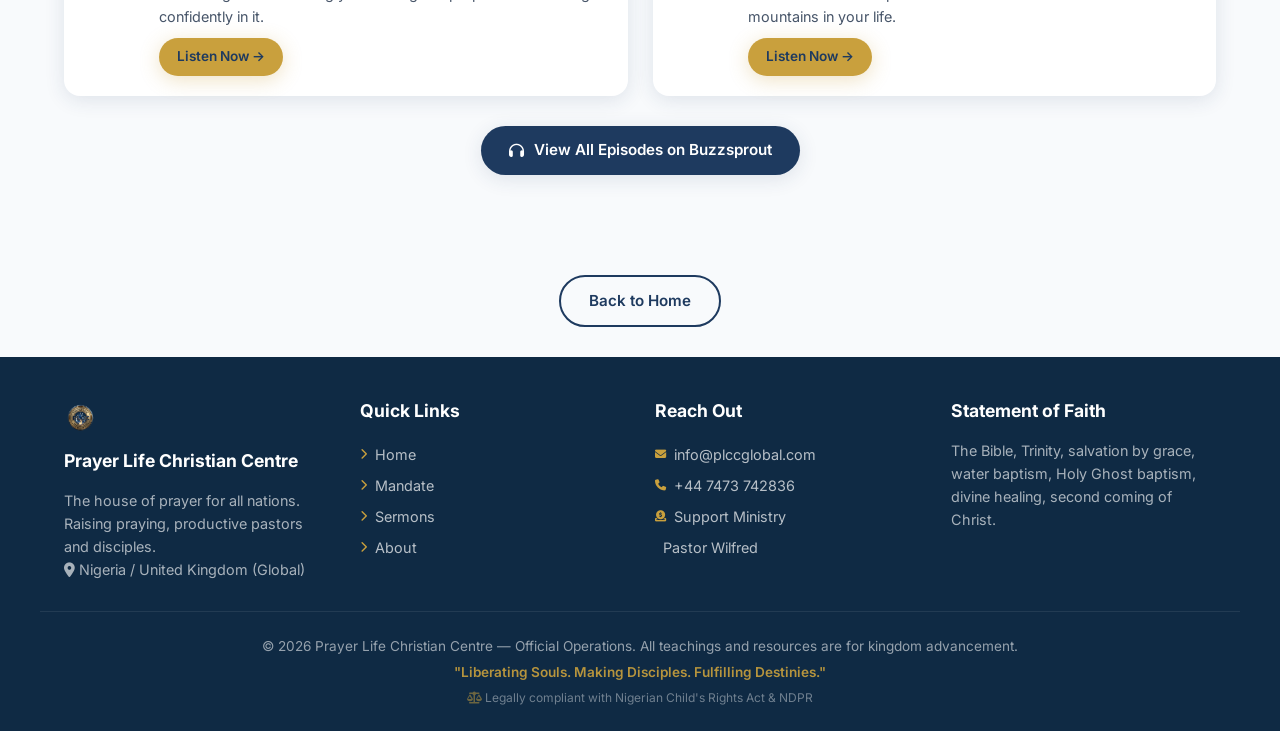
<file: sermons.html>
<!DOCTYPE html>
<html lang="en">
<head>
    <meta charset="UTF-8" />
    <meta name="viewport" content="width=device-width, initial-scale=1.0" />
    <title>Sermons | Prayer Life Christian Centre</title>
    <meta name="description" content="Listen to anointed teachings, prophetic declarations, and worship encounters from Prayer Life Christian Centre. Latest sermons available on Buzzsprout." />
    <meta name="keywords" content="PLCC Sermons, Prayer Life Christian Centre Podcast, Buzzsprout, Pastor Wilfred, Sermons, Worship, Teachings" />
    <meta name="robots" content="index, follow" />
    <link rel="canonical" href="https://plccglobal.com/sermons.html" />

    <!-- Open Graph -->
    <meta property="og:title" content="Sermons | Prayer Life Christian Centre" />
    <meta property="og:description" content="Listen to anointed teachings, prophetic declarations, and worship encounters from Prayer Life Christian Centre." />
    <meta property="og:image" content="https://plccglobal.com/images/og-image.jpg" />
    <meta property="og:url" content="https://plccglobal.com/sermons.html" />
    <meta property="og:type" content="website" />

    <!-- Twitter Cards -->
    <meta name="twitter:card" content="summary_large_image" />
    <meta name="twitter:title" content="Sermons | Prayer Life Christian Centre" />
    <meta name="twitter:description" content="Listen to anointed teachings, prophetic declarations, and worship encounters from PLCC." />

    <!-- Schema Markup -->
    <script type="application/ld+json">
    {
      "@context": "https://schema.org",
      "@type": "CollectionPage",
      "name": "PLCC Sermons",
      "description": "Anointed teachings, prophetic declarations, and worship encounters from Prayer Life Christian Centre.",
      "url": "https://plccglobal.com/sermons.html",
      "about": {
        "@type": "Thing",
        "name": "Sermons and Teachings"
      },
      "mainEntity": {
        "@type": "PodcastSeries",
        "name": "PLCC Sermons",
        "description": "Weekly sermons and teachings from Prayer Life Christian Centre.",
        "url": "https://www.buzzsprout.com/2280674",
        "publisher": {
          "@type": "Organization",
          "name": "Prayer Life Christian Centre"
        }
      }
    }
    </script>

    <!-- Breadcrumb Schema -->
    <script type="application/ld+json">
    {
      "@context": "https://schema.org",
      "@type": "BreadcrumbList",
      "itemListElement": [
        {
          "@type": "ListItem",
          "position": 1,
          "name": "Home",
          "item": "https://plccglobal.com/"
        },
        {
          "@type": "ListItem",
          "position": 2,
          "name": "Sermons",
          "item": "https://plccglobal.com/sermons.html"
        }
      ]
    }
    </script>

    <!-- Styles -->
    <link rel="stylesheet" href="css/style.css" />
    <link rel="preconnect" href="https://fonts.googleapis.com" />
    <link href="https://fonts.googleapis.com/css2?family=Inter:wght@300;400;600;700;800&display=swap" rel="stylesheet" />
    <link rel="stylesheet" href="https://cdnjs.cloudflare.com/ajax/libs/font-awesome/6.5.0/css/all.min.css" />

    <!-- Favicon -->
    <link rel="icon" href="/images/favicon.ico" />
    <link rel="apple-touch-icon" href="/images/apple-touch-icon.png" />
    <link rel="manifest" href="/manifest.json" />
    <meta name="theme-color" content="#1e3a5f" />
</head>
<body>

    <!-- ===== SPARKLE CANVAS ===== -->
    <canvas id="sparkle-canvas"></canvas>

    <!-- ===== HEADER ===== -->
    <header>
        <div class="container header-content">
            <a href="index.html" class="logo">
                <img src="images/plc-logo.png" alt="PLCC Logo" />
                <div class="logo-text">
                    <span class="logo-title">Prayer Life</span>
                    <span class="logo-sub">Christian Centre</span>
                </div>
            </a>

            <button class="hamburger" id="hamburger" aria-label="Toggle navigation">
                <span></span>
                <span></span>
                <span></span>
            </button>

            <nav id="nav-menu">
                <a href="index.html">Home</a>
                <a href="about.html">About</a>
                <a href="vision.html">Vision</a>
                <a href="sermons.html" class="active">Sermons</a>
                <a href="connect.html">Connect</a>
                <a href="give.html" class="btn-give">Give</a>
            </nav>
        </div>
    </header>

    <!-- ===== PAGE HERO ===== -->
    <section class="page-hero" style="background-image: url('images/Hero-Background.png');">
        <div class="container">
            <h1 class="animate-fade">Weekly Sermons</h1>
            <p class="animate-fade animate-delay-1">Anointed teachings, prophetic declarations, and worship encounters.</p>
        </div>
    </section>

    <!-- ===== PODCAST PLAYER ===== -->
    <section class="podcast-section">
        <div class="container">
            <div class="podcast-player-wrapper animate-fade">
                <h2><i class="fas fa-podcast"></i> Listen to Latest Sermons</h2>
                <p class="podcast-sub">Stay connected with the word. New episodes uploaded weekly.</p>

                <!-- Buzzsprout Embedded Player -->
                <div class="podcast-embed">
                    <iframe src="https://www.buzzsprout.com/2280674/embed" width="100%" height="320" frameborder="0" scrolling="no" loading="lazy"></iframe>
                </div>
            </div>
        </div>
    </section>

    <!-- ===== EPISODE LIST ===== -->
    <section class="episode-list">
        <div class="container">
            <h2 class="section-title animate-fade">Recent Episodes</h2>
            <p class="section-sub animate-fade">Catch up on the latest teachings from PLCC.</p>

            <div class="episodes-grid">
                <!-- Episode 1 -->
                <div class="episode-card animate-fade animate-delay-1">
                    <div class="episode-number">01</div>
                    <div class="episode-info">
                        <h3>Finding Peace in the Storm</h3>
                        <p class="episode-meta"><i class="fas fa-calendar"></i> June 2026 &nbsp;|&nbsp; <i class="fas fa-clock"></i> 28 min</p>
                        <p class="episode-description">In this powerful message, discover how to find peace and stability in the midst of life's storms.</p>
                        <a href="https://www.buzzsprout.com/2280674" target="_blank" class="btn btn-small btn-gold">Listen Now →</a>
                    </div>
                </div>

                <!-- Episode 2 -->
                <div class="episode-card animate-fade animate-delay-2">
                    <div class="episode-number">02</div>
                    <div class="episode-info">
                        <h3>You Are Not Alone</h3>
                        <p class="episode-meta"><i class="fas fa-calendar"></i> June 2026 &nbsp;|&nbsp; <i class="fas fa-clock"></i> 32 min</p>
                        <p class="episode-description">A message of hope and encouragement for those feeling isolated. God is with you always.</p>
                        <a href="https://www.buzzsprout.com/2280674" target="_blank" class="btn btn-small btn-gold">Listen Now →</a>
                    </div>
                </div>

                <!-- Episode 3 -->
                <div class="episode-card animate-fade animate-delay-3">
                    <div class="episode-number">03</div>
                    <div class="episode-info">
                        <h3>Healing From Within</h3>
                        <p class="episode-meta"><i class="fas fa-calendar"></i> May 2026 &nbsp;|&nbsp; <i class="fas fa-clock"></i> 25 min</p>
                        <p class="episode-description">Learn how to experience inner healing and restoration through the power of God's Word.</p>
                        <a href="https://www.buzzsprout.com/2280674" target="_blank" class="btn btn-small btn-gold">Listen Now →</a>
                    </div>
                </div>

                <!-- Episode 4 -->
                <div class="episode-card animate-fade animate-delay-4">
                    <div class="episode-number">04</div>
                    <div class="episode-info">
                        <h3>The Power of Prayer</h3>
                        <p class="episode-meta"><i class="fas fa-calendar"></i> May 2026 &nbsp;|&nbsp; <i class="fas fa-clock"></i> 30 min</p>
                        <p class="episode-description">Discover the transformative power of prayer and how it can change your life and circumstances.</p>
                        <a href="https://www.buzzsprout.com/2280674" target="_blank" class="btn btn-small btn-gold">Listen Now →</a>
                    </div>
                </div>

                <!-- Episode 5 -->
                <div class="episode-card animate-fade animate-delay-1">
                    <div class="episode-number">05</div>
                    <div class="episode-info">
                        <h3>Walking in Purpose</h3>
                        <p class="episode-meta"><i class="fas fa-calendar"></i> April 2026 &nbsp;|&nbsp; <i class="fas fa-clock"></i> 27 min</p>
                        <p class="episode-description">A teaching on discovering your God-given purpose and walking confidently in it.</p>
                        <a href="https://www.buzzsprout.com/2280674" target="_blank" class="btn btn-small btn-gold">Listen Now →</a>
                    </div>
                </div>

                <!-- Episode 6 -->
                <div class="episode-card animate-fade animate-delay-2">
                    <div class="episode-number">06</div>
                    <div class="episode-info">
                        <h3>Faith That Moves Mountains</h3>
                        <p class="episode-meta"><i class="fas fa-calendar"></i> April 2026 &nbsp;|&nbsp; <i class="fas fa-clock"></i> 33 min</p>
                        <p class="episode-description">Learn how to develop faith that overcomes obstacles and moves mountains in your life.</p>
                        <a href="https://www.buzzsprout.com/2280674" target="_blank" class="btn btn-small btn-gold">Listen Now →</a>
                    </div>
                </div>
            </div>

            <div class="episodes-cta animate-fade">
                <a href="https://www.buzzsprout.com/2280674" target="_blank" class="btn btn-primary">
                    <i class="fas fa-headphones"></i> View All Episodes on Buzzsprout
                </a>
            </div>
        </div>
    </section>

    <!-- ===== BACK LINK ===== -->
    <section class="back-section">
        <div class="container">
            <a href="index.html" class="btn btn-outline-dark">Back to Home</a>
        </div>
    </section>

    <!-- ===== FOOTER ===== -->
    <footer>
        <div class="container footer-grid">
            <div class="footer-col">
                <img src="images/plc-logo.png" alt="PLCC Logo" class="footer-logo" />
                <h4>Prayer Life Christian Centre</h4>
                <p>The house of prayer for all nations. Raising praying, productive pastors and disciples.</p>
                <p><i class="fas fa-map-marker-alt"></i> Nigeria / United Kingdom (Global)</p>
            </div>
            <div class="footer-col">
                <h4>Quick Links</h4>
                <a href="index.html"><i class="fas fa-chevron-right"></i> Home</a>
                <a href="vision.html"><i class="fas fa-chevron-right"></i> Mandate</a>
                <a href="sermons.html"><i class="fas fa-chevron-right"></i> Sermons</a>
                <a href="about.html"><i class="fas fa-chevron-right"></i> About</a>
            </div>
            <div class="footer-col">
                <h4>Reach Out</h4>
                <a href="mailto:info@plccglobal.com"><i class="fas fa-envelope"></i> info@plccglobal.com</a>
                <a href="tel:+447473742836"><i class="fas fa-phone"></i> +44 7473 742836</a>
                <a href="https://buymeacoffee.com/globalrevivalblast" target="_blank"><i class="fas fa-donate"></i> Support Ministry</a>
                <a href="https://pastorwilfred.com/" target="_blank"><i class="fas fa-user-pastor"></i> Pastor Wilfred</a>
            </div>
            <div class="footer-col">
                <h4>Statement of Faith</h4>
                <p>The Bible, Trinity, salvation by grace, water baptism, Holy Ghost baptism, divine healing, second coming of Christ.</p>
            </div>
        </div>
        <div class="footer-bottom">
            <div class="container">
                <p>&copy; 2026 Prayer Life Christian Centre — Official Operations. All teachings and resources are for kingdom advancement.</p>
                <p class="footer-tagline">"Liberating Souls. Making Disciples. Fulfilling Destinies."</p>
                <p class="footer-legal"><i class="fas fa-balance-scale"></i> Legally compliant with Nigerian Child's Rights Act &amp; NDPR</p>
            </div>
        </div>
    </footer>

    <script src="js/script.js"></script>
</body>
</html>
</file>
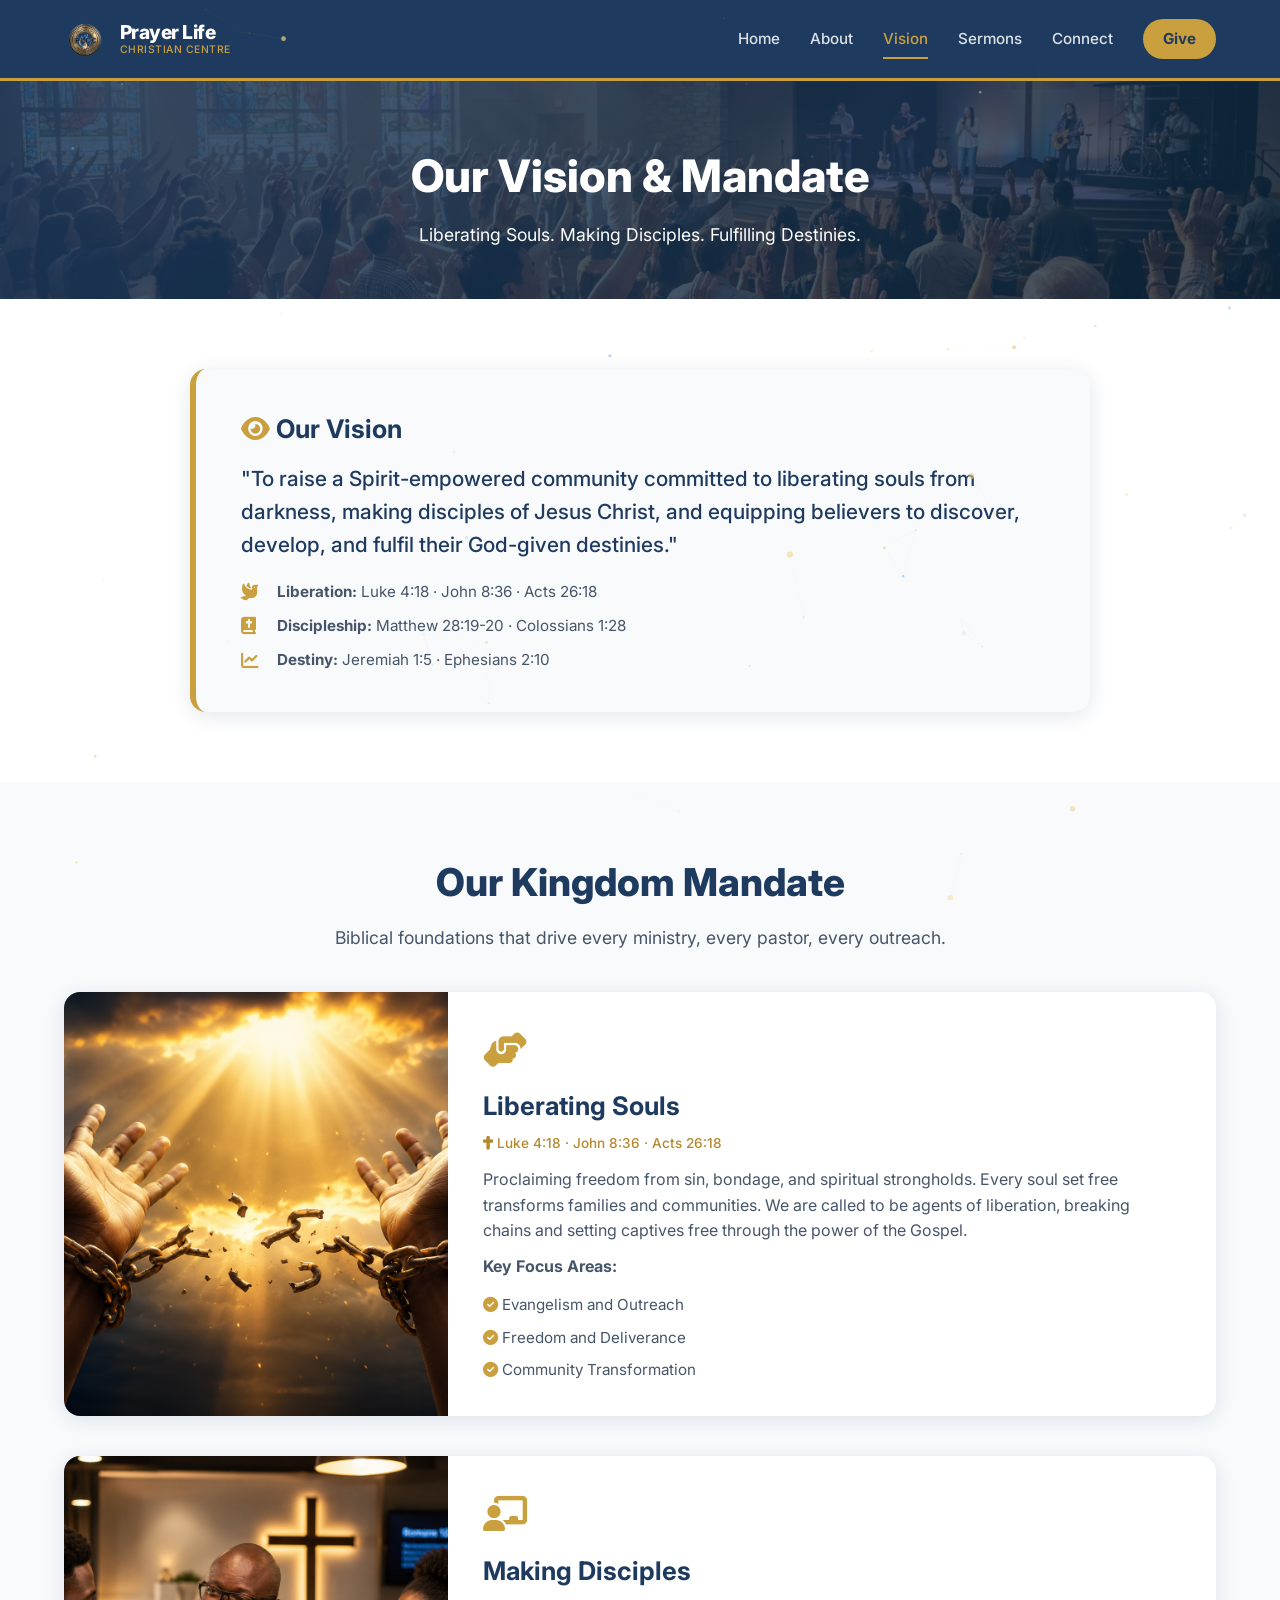
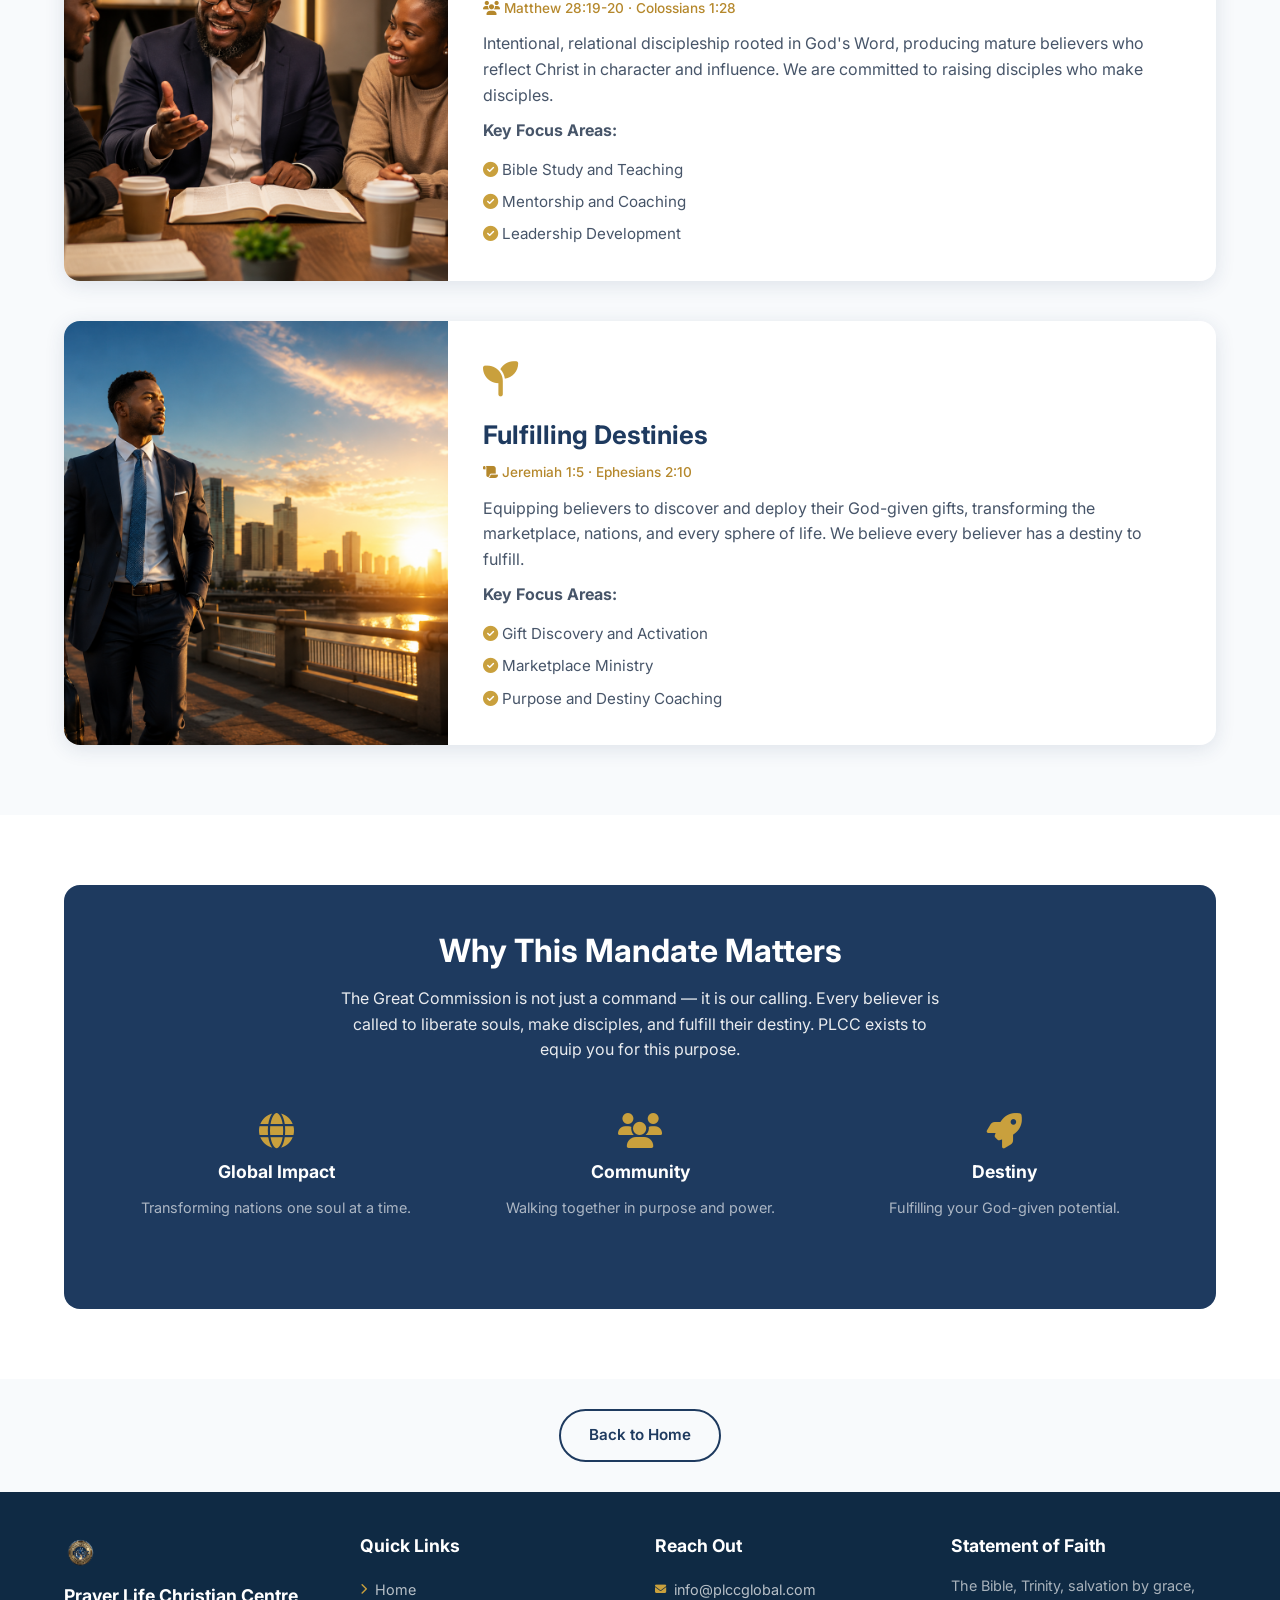
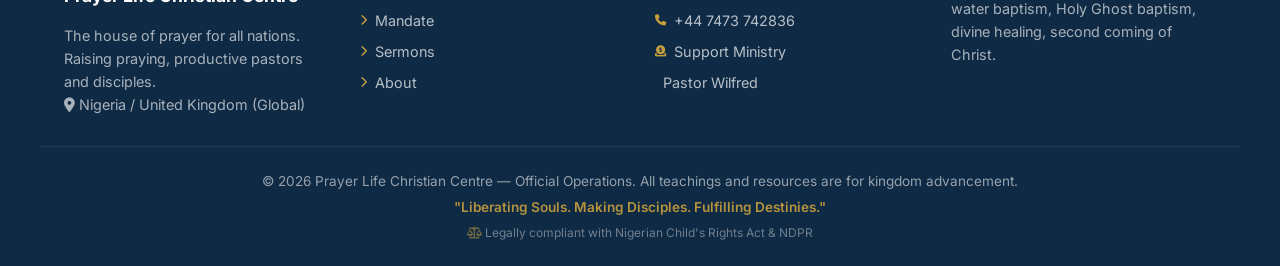
<file: vision.html>
<!DOCTYPE html>
<html lang="en">
<head>
    <meta charset="UTF-8" />
    <meta name="viewport" content="width=device-width, initial-scale=1.0" />
    <title>Vision & Mandate | Prayer Life Christian Centre</title>
    <meta name="description" content="Discover the vision and kingdom mandate of Prayer Life Christian Centre — Liberating Souls, Making Disciples, Fulfilling Destinies." />
    <meta name="keywords" content="PLCC Vision, Kingdom Mandate, Liberating Souls, Making Disciples, Fulfilling Destinies, PLCC" />
    <meta name="robots" content="index, follow" />
    <link rel="canonical" href="https://plccglobal.com/vision.html" />

    <!-- Open Graph -->
    <meta property="og:title" content="Vision & Mandate | Prayer Life Christian Centre" />
    <meta property="og:description" content="Discover the vision and kingdom mandate of PLCC — Liberating Souls, Making Disciples, Fulfilling Destinies." />
    <meta property="og:image" content="https://plccglobal.com/images/og-image.jpg" />
    <meta property="og:url" content="https://plccglobal.com/vision.html" />
    <meta property="og:type" content="website" />

    <!-- Twitter Cards -->
    <meta name="twitter:card" content="summary_large_image" />
    <meta name="twitter:title" content="Vision & Mandate | Prayer Life Christian Centre" />
    <meta name="twitter:description" content="Discover the vision and kingdom mandate of PLCC." />

    <!-- Schema Markup -->
    <script type="application/ld+json">
    {
      "@context": "https://schema.org",
      "@type": "WebPage",
      "name": "Vision & Mandate - Prayer Life Christian Centre",
      "description": "Discover the vision and kingdom mandate of PLCC — Liberating Souls, Making Disciples, Fulfilling Destinies.",
      "url": "https://plccglobal.com/vision.html",
      "about": {
        "@type": "Thing",
        "name": "Kingdom Mandate"
      }
    }
    </script>

    <!-- Breadcrumb Schema -->
    <script type="application/ld+json">
    {
      "@context": "https://schema.org",
      "@type": "BreadcrumbList",
      "itemListElement": [
        {
          "@type": "ListItem",
          "position": 1,
          "name": "Home",
          "item": "https://plccglobal.com/"
        },
        {
          "@type": "ListItem",
          "position": 2,
          "name": "Vision",
          "item": "https://plccglobal.com/vision.html"
        }
      ]
    }
    </script>

    <!-- Styles -->
    <link rel="stylesheet" href="css/style.css" />
    <link rel="preconnect" href="https://fonts.googleapis.com" />
    <link href="https://fonts.googleapis.com/css2?family=Inter:wght@300;400;600;700;800&display=swap" rel="stylesheet" />
    <link rel="stylesheet" href="https://cdnjs.cloudflare.com/ajax/libs/font-awesome/6.5.0/css/all.min.css" />

    <!-- Favicon -->
    <link rel="icon" href="/images/favicon.ico" />
    <link rel="apple-touch-icon" href="/images/apple-touch-icon.png" />
    <link rel="manifest" href="/manifest.json" />
    <meta name="theme-color" content="#1e3a5f" />
</head>
<body>

    <!-- ===== SPARKLE CANVAS ===== -->
    <canvas id="sparkle-canvas"></canvas>

    <!-- ===== HEADER ===== -->
    <header>
        <div class="container header-content">
            <a href="index.html" class="logo">
                <img src="images/plc-logo.png" alt="PLCC Logo" />
                <div class="logo-text">
                    <span class="logo-title">Prayer Life</span>
                    <span class="logo-sub">Christian Centre</span>
                </div>
            </a>

            <button class="hamburger" id="hamburger" aria-label="Toggle navigation">
                <span></span>
                <span></span>
                <span></span>
            </button>

            <nav id="nav-menu">
                <a href="index.html">Home</a>
                <a href="about.html">About</a>
                <a href="vision.html" class="active">Vision</a>
                <a href="sermons.html">Sermons</a>
                <a href="connect.html">Connect</a>
                <a href="give.html" class="btn-give">Give</a>
            </nav>
        </div>
    </header>

    <!-- ===== PAGE HERO ===== -->
    <section class="page-hero" style="background-image: url('images/Hero-Background.png');">
        <div class="container">
            <h1 class="animate-fade">Our Vision &amp; Mandate</h1>
            <p class="animate-fade animate-delay-1">Liberating Souls. Making Disciples. Fulfilling Destinies.</p>
        </div>
    </section>

    <!-- ===== FULL VISION ===== -->
    <section class="vision-full">
        <div class="container">
            <div class="vision-full-card animate-fade">
                <h2><i class="fas fa-eye" style="color: var(--gold);"></i> Our Vision</h2>
                <p class="vision-full-text">"To raise a Spirit-empowered community committed to liberating souls from darkness, making disciples of Jesus Christ, and equipping believers to discover, develop, and fulfil their God-given destinies."</p>
                <div class="vision-full-scriptures">
                    <div class="scripture-item">
                        <i class="fas fa-dove"></i>
                        <div>
                            <strong>Liberation:</strong>
                            <span>Luke 4:18 · John 8:36 · Acts 26:18</span>
                        </div>
                    </div>
                    <div class="scripture-item">
                        <i class="fas fa-bible"></i>
                        <div>
                            <strong>Discipleship:</strong>
                            <span>Matthew 28:19-20 · Colossians 1:28</span>
                        </div>
                    </div>
                    <div class="scripture-item">
                        <i class="fas fa-chart-line"></i>
                        <div>
                            <strong>Destiny:</strong>
                            <span>Jeremiah 1:5 · Ephesians 2:10</span>
                        </div>
                    </div>
                </div>
            </div>
        </div>
    </section>

    <!-- ===== THREE PILLARS (FULL) ===== -->
    <section class="pillars-full">
        <div class="container">
            <h2 class="section-title animate-fade">Our Kingdom Mandate</h2>
            <p class="section-sub animate-fade">Biblical foundations that drive every ministry, every pastor, every outreach.</p>

            <div class="pillars-full-grid">
                <!-- Pillar 1 -->
                <div class="pillar-full-card animate-fade animate-delay-1">
                    <img src="images/Liberating-Souls.png" alt="Liberating Souls" class="pillar-full-image" />
                    <div class="pillar-full-content">
                        <div class="pillar-full-icon"><i class="fas fa-hands-helping"></i></div>
                        <h3>Liberating Souls</h3>
                        <div class="pillar-full-scripture">
                            <i class="fas fa-cross"></i> Luke 4:18 · John 8:36 · Acts 26:18
                        </div>
                        <p>Proclaiming freedom from sin, bondage, and spiritual strongholds. Every soul set free transforms families and communities. We are called to be agents of liberation, breaking chains and setting captives free through the power of the Gospel.</p>
                        <p><strong>Key Focus Areas:</strong></p>
                        <ul>
                            <li><i class="fas fa-check-circle"></i> Evangelism and Outreach</li>
                            <li><i class="fas fa-check-circle"></i> Freedom and Deliverance</li>
                            <li><i class="fas fa-check-circle"></i> Community Transformation</li>
                        </ul>
                    </div>
                </div>

                <!-- Pillar 2 -->
                <div class="pillar-full-card animate-fade animate-delay-2">
                    <img src="images/Making-Disciple.png" alt="Making Disciples" class="pillar-full-image" />
                    <div class="pillar-full-content">
                        <div class="pillar-full-icon"><i class="fas fa-chalkboard-user"></i></div>
                        <h3>Making Disciples</h3>
                        <div class="pillar-full-scripture">
                            <i class="fas fa-users"></i> Matthew 28:19-20 · Colossians 1:28
                        </div>
                        <p>Intentional, relational discipleship rooted in God's Word, producing mature believers who reflect Christ in character and influence. We are committed to raising disciples who make disciples.</p>
                        <p><strong>Key Focus Areas:</strong></p>
                        <ul>
                            <li><i class="fas fa-check-circle"></i> Bible Study and Teaching</li>
                            <li><i class="fas fa-check-circle"></i> Mentorship and Coaching</li>
                            <li><i class="fas fa-check-circle"></i> Leadership Development</li>
                        </ul>
                    </div>
                </div>

                <!-- Pillar 3 -->
                <div class="pillar-full-card animate-fade animate-delay-3">
                    <img src="images/Fulfilling-Destinies.png" alt="Fulfilling Destinies" class="pillar-full-image" />
                    <div class="pillar-full-content">
                        <div class="pillar-full-icon"><i class="fas fa-seedling"></i></div>
                        <h3>Fulfilling Destinies</h3>
                        <div class="pillar-full-scripture">
                            <i class="fas fa-scroll"></i> Jeremiah 1:5 · Ephesians 2:10
                        </div>
                        <p>Equipping believers to discover and deploy their God-given gifts, transforming the marketplace, nations, and every sphere of life. We believe every believer has a destiny to fulfill.</p>
                        <p><strong>Key Focus Areas:</strong></p>
                        <ul>
                            <li><i class="fas fa-check-circle"></i> Gift Discovery and Activation</li>
                            <li><i class="fas fa-check-circle"></i> Marketplace Ministry</li>
                            <li><i class="fas fa-check-circle"></i> Purpose and Destiny Coaching</li>
                        </ul>
                    </div>
                </div>
            </div>
        </div>
    </section>

    <!-- ===== WHY IT MATTERS ===== -->
    <section class="why-matters">
        <div class="container">
            <div class="why-matters-card animate-fade">
                <h2>Why This Mandate Matters</h2>
                <p>The Great Commission is not just a command — it is our calling. Every believer is called to liberate souls, make disciples, and fulfill their destiny. PLCC exists to equip you for this purpose.</p>
                <div class="why-matters-grid">
                    <div class="why-item">
                        <i class="fas fa-globe"></i>
                        <h4>Global Impact</h4>
                        <p>Transforming nations one soul at a time.</p>
                    </div>
                    <div class="why-item">
                        <i class="fas fa-users"></i>
                        <h4>Community</h4>
                        <p>Walking together in purpose and power.</p>
                    </div>
                    <div class="why-item">
                        <i class="fas fa-rocket"></i>
                        <h4>Destiny</h4>
                        <p>Fulfilling your God-given potential.</p>
                    </div>
                </div>
            </div>
        </div>
    </section>

    <!-- ===== BACK LINK ===== -->
    <section class="back-section">
        <div class="container">
            <a href="index.html" class="btn btn-outline-dark">Back to Home</a>
        </div>
    </section>

    <!-- ===== FOOTER ===== -->
    <footer>
        <div class="container footer-grid">
            <div class="footer-col">
                <img src="images/plc-logo.png" alt="PLCC Logo" class="footer-logo" />
                <h4>Prayer Life Christian Centre</h4>
                <p>The house of prayer for all nations. Raising praying, productive pastors and disciples.</p>
                <p><i class="fas fa-map-marker-alt"></i> Nigeria / United Kingdom (Global)</p>
            </div>
            <div class="footer-col">
                <h4>Quick Links</h4>
                <a href="index.html"><i class="fas fa-chevron-right"></i> Home</a>
                <a href="vision.html"><i class="fas fa-chevron-right"></i> Mandate</a>
                <a href="sermons.html"><i class="fas fa-chevron-right"></i> Sermons</a>
                <a href="about.html"><i class="fas fa-chevron-right"></i> About</a>
            </div>
            <div class="footer-col">
                <h4>Reach Out</h4>
                <a href="mailto:info@plccglobal.com"><i class="fas fa-envelope"></i> info@plccglobal.com</a>
                <a href="tel:+447473742836"><i class="fas fa-phone"></i> +44 7473 742836</a>
                <a href="https://buymeacoffee.com/globalrevivalblast" target="_blank"><i class="fas fa-donate"></i> Support Ministry</a>
                <a href="https://pastorwilfred.com/" target="_blank"><i class="fas fa-user-pastor"></i> Pastor Wilfred</a>
            </div>
            <div class="footer-col">
                <h4>Statement of Faith</h4>
                <p>The Bible, Trinity, salvation by grace, water baptism, Holy Ghost baptism, divine healing, second coming of Christ.</p>
            </div>
        </div>
        <div class="footer-bottom">
            <div class="container">
                <p>&copy; 2026 Prayer Life Christian Centre — Official Operations. All teachings and resources are for kingdom advancement.</p>
                <p class="footer-tagline">"Liberating Souls. Making Disciples. Fulfilling Destinies."</p>
                <p class="footer-legal"><i class="fas fa-balance-scale"></i> Legally compliant with Nigerian Child's Rights Act &amp; NDPR</p>
            </div>
        </div>
    </footer>

    <script src="js/script.js"></script>
</body>
</html>
</file>
<file: css/style.css>
/* ============================================
   PLCC - PRAYER LIFE CHRISTIAN CENTRE
   Main Stylesheet
   Colors: Gold (#C9A03D) | Navy (#1E3A5F)
   Font: Inter
   ============================================ */

/* ===== CSS VARIABLES ===== */
:root {
    --gold: #C9A03D;
    --gold-light: #D4B06A;
    --gold-dark: #B5882C;
    --navy: #1E3A5F;
    --navy-light: #2A4A7F;
    --navy-dark: #0F2A44;
    --white: #FFFFFF;
    --cream: #F8FAFC;
    --slate: #475569;
    --slate-light: #94A3B8;
    --shadow: 0 4px 20px rgba(30, 58, 95, 0.12);
    --shadow-hover: 0 8px 35px rgba(30, 58, 95, 0.20);
    --shadow-gold: 0 4px 20px rgba(201, 160, 61, 0.30);
    --border-radius: 16px;
    --transition: all 0.3s ease;
}

/* ===== RESET ===== */
* {
    margin: 0;
    padding: 0;
    box-sizing: border-box;
}

html {
    scroll-behavior: smooth;
}

body {
    font-family: 'Inter', -apple-system, BlinkMacSystemFont, sans-serif;
    background: var(--white);
    color: var(--slate);
    line-height: 1.6;
    overflow-x: hidden;
}

.container {
    max-width: 1200px;
    margin: 0 auto;
    padding: 0 24px;
}

img {
    max-width: 100%;
    height: auto;
    display: block;
}

a {
    text-decoration: none;
    transition: var(--transition);
}

/* ============================================
   SPARKLE CANVAS
   ============================================ */
#sparkle-canvas {
    position: fixed;
    top: 0;
    left: 0;
    width: 100%;
    height: 100%;
    pointer-events: none;
    z-index: 9999;
}

/* ============================================
   ANIMATIONS
   ============================================ */
@keyframes fadeInUp {
    from { opacity: 0; transform: translateY(30px); }
    to { opacity: 1; transform: translateY(0); }
}

@keyframes slideInLeft {
    from { opacity: 0; transform: translateX(-40px); }
    to { opacity: 1; transform: translateX(0); }
}

@keyframes slideInRight {
    from { opacity: 0; transform: translateX(40px); }
    to { opacity: 1; transform: translateX(0); }
}

@keyframes float {
    0%, 100% { transform: translateY(0px); }
    50% { transform: translateY(-8px); }
}

@keyframes pulse {
    0%, 100% { transform: scale(1); }
    50% { transform: scale(1.05); }
}

.animate-fade {
    animation: fadeInUp 0.8s ease forwards;
    opacity: 0;
}

.animate-slide-left {
    animation: slideInLeft 0.8s ease forwards;
    opacity: 0;
}

.animate-slide-right {
    animation: slideInRight 0.8s ease forwards;
    opacity: 0;
}

.animate-delay-1 { animation-delay: 0.15s; }
.animate-delay-2 { animation-delay: 0.30s; }
.animate-delay-3 { animation-delay: 0.45s; }
.animate-delay-4 { animation-delay: 0.60s; }

/* ============================================
   BUTTONS
   ============================================ */
.btn {
    display: inline-flex;
    align-items: center;
    gap: 10px;
    padding: 12px 28px;
    border-radius: 40px;
    font-weight: 600;
    font-size: 0.95rem;
    transition: var(--transition);
    text-decoration: none;
    cursor: pointer;
    border: none;
}

.btn-primary {
    background: var(--navy);
    color: var(--white);
    box-shadow: var(--shadow);
}

.btn-primary:hover {
    background: var(--navy-dark);
    transform: translateY(-3px);
    box-shadow: var(--shadow-hover);
}

.btn-gold {
    background: var(--gold);
    color: var(--navy);
    box-shadow: var(--shadow-gold);
}

.btn-gold:hover {
    background: var(--gold-dark);
    transform: translateY(-3px);
    box-shadow: var(--shadow-hover);
}

.btn-outline {
    background: transparent;
    border: 2px solid var(--white);
    color: var(--white);
}

.btn-outline:hover {
    background: var(--white);
    color: var(--navy);
    transform: translateY(-3px);
}

.btn-outline-dark {
    background: transparent;
    border: 2px solid var(--navy);
    color: var(--navy);
}

.btn-outline-dark:hover {
    background: var(--navy);
    color: var(--white);
    transform: translateY(-3px);
}

.btn-small {
    padding: 8px 18px;
    font-size: 0.85rem;
    border-radius: 30px;
}

.btn-large {
    padding: 16px 40px;
    font-size: 1.1rem;
}

/* ============================================
   HEADER / NAVIGATION
   ============================================ */
header {
    background: var(--navy);
    padding: 14px 0;
    position: sticky;
    top: 0;
    z-index: 1000;
    border-bottom: 3px solid var(--gold);
    transition: var(--transition);
}

header.scrolled {
    padding: 8px 0;
    background: rgba(30, 58, 95, 0.95);
    backdrop-filter: blur(10px);
}

.header-content {
    display: flex;
    justify-content: space-between;
    align-items: center;
    flex-wrap: wrap;
    gap: 15px;
}

/* Logo */
.logo {
    display: flex;
    align-items: center;
    gap: 14px;
    text-decoration: none;
}

.logo img {
    height: 50px;
    width: auto;
    border-radius: 8px;
}

.logo-text {
    display: flex;
    flex-direction: column;
    line-height: 1.2;
}

.logo-title {
    font-size: 1.2rem;
    font-weight: 800;
    color: var(--white);
    letter-spacing: -0.5px;
}

.logo-sub {
    font-size: 0.65rem;
    font-weight: 500;
    color: var(--gold);
    letter-spacing: 0.5px;
    text-transform: uppercase;
}

/* Hamburger */
.hamburger {
    display: none;
    flex-direction: column;
    gap: 5px;
    background: transparent;
    border: none;
    cursor: pointer;
    padding: 6px;
    transition: var(--transition);
    z-index: 1001;
}

.hamburger span {
    display: block;
    width: 28px;
    height: 3px;
    background: var(--white);
    border-radius: 4px;
    transition: var(--transition);
    transform-origin: center;
}

.hamburger:hover span {
    background: var(--gold);
}

.hamburger.active span:nth-child(1) {
    transform: rotate(45deg) translate(5px, 6px);
    background: var(--gold);
}

.hamburger.active span:nth-child(2) {
    opacity: 0;
}

.hamburger.active span:nth-child(3) {
    transform: rotate(-45deg) translate(5px, -6px);
    background: var(--gold);
}

/* Navigation */
nav {
    display: flex;
    align-items: center;
    gap: 30px;
}

nav a {
    color: rgba(255, 255, 255, 0.85);
    text-decoration: none;
    font-weight: 500;
    font-size: 0.95rem;
    transition: var(--transition);
    position: relative;
    padding: 4px 0;
}

nav a::after {
    content: '';
    position: absolute;
    bottom: -4px;
    left: 0;
    width: 0;
    height: 2px;
    background: var(--gold);
    transition: width 0.3s ease;
}

nav a:hover {
    color: var(--white);
}

nav a:hover::after,
nav a.active::after {
    width: 100%;
}

nav a.active {
    color: var(--gold);
}

nav a.btn-give {
    background: var(--gold);
    color: var(--navy);
    padding: 8px 20px;
    border-radius: 40px;
    font-weight: 700;
}

nav a.btn-give:hover {
    background: var(--gold-dark);
    transform: translateY(-2px);
    box-shadow: var(--shadow-gold);
}

nav a.btn-give::after {
    display: none;
}

/* ============================================
   RESPONSIVE NAV
   ============================================ */
@media (max-width: 768px) {
    .hamburger {
        display: flex;
    }

    nav {
        display: none;
        flex-direction: column;
        width: 100%;
        gap: 6px;
        padding: 15px 0 10px;
        border-top: 1px solid rgba(255, 255, 255, 0.08);
        order: 3;
    }

    nav.open {
        display: flex;
    }

    nav a {
        padding: 10px 0;
        width: 100%;
        text-align: center;
        font-size: 1rem;
        border-bottom: 1px solid rgba(255, 255, 255, 0.05);
    }

    nav a::after {
        display: none;
    }

    nav a:hover,
    nav a.active {
        background: rgba(201, 160, 61, 0.12);
        border-radius: 6px;
    }

    nav a.btn-give {
        width: auto;
        margin: 0 auto;
    }

    .header-content {
        flex-wrap: wrap;
        justify-content: space-between;
    }

    .logo {
        order: 1;
    }

    .hamburger {
        order: 2;
    }

    .logo-title {
        font-size: 1rem;
    }

    .logo img {
        height: 40px;
    }
}

@media (max-width: 480px) {
    .logo-text {
        display: none;
    }
}

/* ============================================
   HERO SECTION
   ============================================ */
.hero {
    background-size: cover;
    background-position: center;
    background-color: var(--navy);
    padding: 100px 0 80px;
    position: relative;
    min-height: 90vh;
    display: flex;
    align-items: center;
}

.hero::before {
    content: '';
    position: absolute;
    top: 0;
    left: 0;
    right: 0;
    bottom: 0;
    background: linear-gradient(135deg, rgba(30, 58, 95, 0.88) 0%, rgba(15, 42, 68, 0.75) 100%);
    z-index: 1;
}

.hero-content {
    position: relative;
    z-index: 2;
    max-width: 700px;
    color: var(--white);
}

.hero-badge {
    display: inline-block;
    background: rgba(201, 160, 61, 0.18);
    color: var(--gold-light);
    padding: 5px 16px;
    border-radius: 40px;
    font-size: 0.8rem;
    font-weight: 600;
    margin-bottom: 20px;
    border: 1px solid rgba(201, 160, 61, 0.2);
}

.hero h1 {
    font-size: 3.8rem;
    font-weight: 800;
    line-height: 1.1;
    margin-bottom: 18px;
    color: var(--white);
}

.hero p {
    font-size: 1.2rem;
    opacity: 0.9;
    margin-bottom: 30px;
    max-width: 550px;
}

.hero-buttons {
    display: flex;
    flex-wrap: wrap;
    gap: 16px;
}

@media (max-width: 768px) {
    .hero {
        padding: 70px 0 50px;
        min-height: auto;
        text-align: center;
    }

    .hero h1 {
        font-size: 2.4rem;
    }

    .hero p {
        font-size: 1rem;
        margin-left: auto;
        margin-right: auto;
    }

    .hero-buttons {
        justify-content: center;
    }
}

@media (max-width: 480px) {
    .hero h1 {
        font-size: 1.8rem;
    }

    .hero-buttons .btn {
        width: 100%;
        justify-content: center;
    }
}

/* ============================================
   PAGE HERO
   ============================================ */
.page-hero {
    background-size: cover;
    background-position: center;
    background-color: var(--navy);
    padding: 60px 0 50px;
    text-align: center;
    position: relative;
}

.page-hero::before {
    content: '';
    position: absolute;
    top: 0;
    left: 0;
    right: 0;
    bottom: 0;
    background: linear-gradient(135deg, rgba(30, 58, 95, 0.88) 0%, rgba(15, 42, 68, 0.75) 100%);
    z-index: 1;
}

.page-hero .container {
    position: relative;
    z-index: 2;
    color: var(--white);
}

.page-hero h1 {
    font-size: 2.8rem;
    font-weight: 800;
    color: var(--white);
}

.page-hero p {
    font-size: 1.1rem;
    opacity: 0.9;
    margin-top: 8px;
}

@media (max-width: 768px) {
    .page-hero h1 {
        font-size: 2rem;
    }
}

/* ============================================
   SECTION TITLES
   ============================================ */
.section-title {
    font-size: 2.4rem;
    font-weight: 800;
    color: var(--navy);
    text-align: center;
    margin-bottom: 10px;
}

.section-sub {
    text-align: center;
    color: var(--slate);
    font-size: 1.1rem;
    margin-bottom: 40px;
    max-width: 650px;
    margin-left: auto;
    margin-right: auto;
}

@media (max-width: 768px) {
    .section-title {
        font-size: 1.8rem;
    }
}

/* ============================================
   VISION PREVIEW
   ============================================ */
.vision-preview {
    padding: 60px 0;
    background: var(--cream);
}

.vision-card {
    background: var(--white);
    padding: 40px 45px;
    border-radius: var(--border-radius);
    border-left: 6px solid var(--gold);
    box-shadow: var(--shadow);
    max-width: 900px;
    margin: 0 auto;
    transition: var(--transition);
}

.vision-card:hover {
    box-shadow: var(--shadow-hover);
}

.vision-card h2 {
    color: var(--navy);
    font-size: 1.6rem;
    margin-bottom: 12px;
}

.vision-text {
    font-size: 1.2rem;
    font-weight: 500;
    color: var(--navy);
    line-height: 1.6;
    margin-bottom: 18px;
}

.vision-scriptures {
    display: flex;
    flex-wrap: wrap;
    gap: 20px;
    margin: 16px 0 20px;
}

.vision-scriptures span {
    font-size: 0.9rem;
    color: var(--slate);
    display: flex;
    align-items: center;
    gap: 8px;
}

.vision-scriptures span i {
    color: var(--gold);
}

@media (max-width: 768px) {
    .vision-card {
        padding: 25px 20px;
    }
    .vision-text {
        font-size: 1rem;
    }
}

/* ============================================
   PILLARS PREVIEW
   ============================================ */
.pillars-preview {
    padding: 70px 0;
    background: var(--white);
}

.pillars-grid {
    display: grid;
    grid-template-columns: repeat(3, 1fr);
    gap: 30px;
}

.pillar-card {
    background: var(--cream);
    padding: 30px 25px;
    border-radius: var(--border-radius);
    text-align: center;
    box-shadow: var(--shadow);
    transition: var(--transition);
    border-top: 4px solid var(--gold);
}

.pillar-card:hover {
    transform: translateY(-6px);
    box-shadow: var(--shadow-hover);
}

.pillar-card img {
    width: 100%;
    height: 180px;
    object-fit: cover;
    border-radius: 12px;
    margin-bottom: 16px;
}

.pillar-icon {
    font-size: 2.2rem;
    color: var(--gold);
    margin-bottom: 10px;
}

.pillar-card h3 {
    color: var(--navy);
    font-size: 1.3rem;
    margin-bottom: 10px;
}

.pillar-card p {
    color: var(--slate);
    font-size: 0.95rem;
    margin-bottom: 16px;
}

@media (max-width: 992px) {
    .pillars-grid {
        grid-template-columns: 1fr 1fr;
    }
}

@media (max-width: 768px) {
    .pillars-grid {
        grid-template-columns: 1fr;
    }
}

/* ============================================
   ABOUT PREVIEW
   ============================================ */
.about-preview {
    padding: 70px 0;
    background: var(--cream);
}

.about-grid {
    display: grid;
    grid-template-columns: 1fr 1fr;
    gap: 50px;
    align-items: center;
}

.about-text h2 {
    color: var(--navy);
    font-size: 2rem;
    margin-bottom: 16px;
}

.about-text p {
    color: var(--slate);
    margin-bottom: 14px;
}

.about-image img {
    width: 100%;
    border-radius: var(--border-radius);
    box-shadow: var(--shadow);
}

@media (max-width: 768px) {
    .about-grid {
        grid-template-columns: 1fr;
        text-align: center;
    }
    .about-text h2 {
        text-align: center;
    }
}

/* ============================================
   CTA SECTION
   ============================================ */
.cta-section {
    background: linear-gradient(135deg, var(--navy) 0%, var(--navy-dark) 100%);
    color: var(--white);
    padding: 60px 0;
    text-align: center;
}

.cta-section h2 {
    color: var(--white);
    font-size: 2.2rem;
    margin-bottom: 12px;
}

.cta-section p {
    font-size: 1.1rem;
    opacity: 0.9;
    margin-bottom: 25px;
    max-width: 600px;
    margin-left: auto;
    margin-right: auto;
}

.cta-buttons {
    display: flex;
    flex-wrap: wrap;
    gap: 16px;
    justify-content: center;
}

.cta-note {
    font-size: 0.9rem;
    opacity: 0.7;
    margin-top: 20px;
}

.cta-note i {
    color: var(--gold);
}

@media (max-width: 480px) {
    .cta-section h2 {
        font-size: 1.6rem;
    }
    .cta-buttons .btn {
        width: 100%;
        justify-content: center;
    }
}

/* ============================================
   ABOUT FULL PAGE
   ============================================ */
.about-full {
    padding: 70px 0;
    background: var(--white);
}

.about-full-grid {
    display: grid;
    grid-template-columns: 1fr 1fr;
    gap: 50px;
    align-items: start;
}

.about-full-text h2 {
    color: var(--navy);
    font-size: 2rem;
    margin-bottom: 16px;
}

.about-full-text p {
    color: var(--slate);
    margin-bottom: 14px;
}

.mission-box {
    background: var(--cream);
    padding: 25px 30px;
    border-radius: var(--border-radius);
    border-left: 4px solid var(--gold);
    margin-top: 20px;
}

.mission-box h3 {
    color: var(--navy);
    font-size: 1.2rem;
    margin-bottom: 8px;
}

.mission-box h3 i {
    color: var(--gold);
}

.motto {
    margin-top: 12px;
    font-weight: 600;
    color: var(--navy);
    font-style: italic;
}

.motto i {
    color: var(--gold);
}

.about-full-image img {
    width: 100%;
    border-radius: var(--border-radius);
    box-shadow: var(--shadow);
}

@media (max-width: 768px) {
    .about-full-grid {
        grid-template-columns: 1fr;
    }
    .about-full-text h2 {
        text-align: center;
    }
}

/* ============================================
   LEADERSHIP
   ============================================ */
.leadership {
    padding: 70px 0;
    background: var(--cream);
}

.leadership-grid {
    display: grid;
    grid-template-columns: repeat(auto-fit, minmax(300px, 1fr));
    gap: 30px;
    justify-items: center;
}

.leader-card {
    background: var(--white);
    padding: 30px;
    border-radius: var(--border-radius);
    text-align: center;
    box-shadow: var(--shadow);
    transition: var(--transition);
    max-width: 350px;
}

.leader-card:hover {
    transform: translateY(-4px);
    box-shadow: var(--shadow-hover);
}

.leader-card img {
    width: 150px;
    height: 150px;
    border-radius: 50%;
    object-fit: cover;
    border: 4px solid var(--gold);
    margin: 0 auto 16px;
}

.leader-card h3 {
    color: var(--navy);
    font-size: 1.2rem;
}

.leader-title {
    color: var(--gold);
    font-weight: 600;
    font-size: 0.9rem;
    margin-bottom: 10px;
}

.leader-card p {
    color: var(--slate);
    font-size: 0.95rem;
    margin-bottom: 16px;
}

/* ============================================
   CORE VALUES
   ============================================ */
.core-values {
    padding: 70px 0;
    background: var(--white);
}

.values-grid {
    display: grid;
    grid-template-columns: repeat(4, 1fr);
    gap: 25px;
}

.value-card {
    background: var(--cream);
    padding: 25px 20px;
    border-radius: var(--border-radius);
    text-align: center;
    box-shadow: var(--shadow);
    transition: var(--transition);
    border-bottom: 4px solid var(--gold);
}

.value-card:hover {
    transform: translateY(-4px);
    box-shadow: var(--shadow-hover);
}

.value-icon {
    font-size: 2.2rem;
    color: var(--gold);
    margin-bottom: 10px;
}

.value-card h3 {
    color: var(--navy);
    font-size: 1.1rem;
    margin-bottom: 6px;
}

.value-card p {
    color: var(--slate);
    font-size: 0.9rem;
}

@media (max-width: 992px) {
    .values-grid {
        grid-template-columns: 1fr 1fr;
    }
}

@media (max-width: 480px) {
    .values-grid {
        grid-template-columns: 1fr;
    }
}

/* ============================================
   STATEMENT OF FAITH
   ============================================ */
.statement-of-faith {
    padding: 70px 0;
    background: var(--cream);
}

.faith-grid {
    display: grid;
    grid-template-columns: repeat(3, 1fr);
    gap: 20px;
}

.faith-item {
    background: var(--white);
    padding: 20px 24px;
    border-radius: var(--border-radius);
    box-shadow: var(--shadow);
    transition: var(--transition);
    border-left: 4px solid var(--gold);
}

.faith-item:hover {
    transform: translateY(-3px);
    box-shadow: var(--shadow-hover);
}

.faith-item h3 {
    color: var(--navy);
    font-size: 1rem;
    margin-bottom: 6px;
}

.faith-item h3 i {
    color: var(--gold);
}

.faith-item p {
    color: var(--slate);
    font-size: 0.9rem;
}

@media (max-width: 768px) {
    .faith-grid {
        grid-template-columns: 1fr 1fr;
    }
}

@media (max-width: 480px) {
    .faith-grid {
        grid-template-columns: 1fr;
    }
}

/* ============================================
   VISION FULL PAGE
   ============================================ */
.vision-full {
    padding: 70px 0;
    background: var(--white);
}

.vision-full-card {
    background: var(--cream);
    padding: 40px 45px;
    border-radius: var(--border-radius);
    border-left: 6px solid var(--gold);
    box-shadow: var(--shadow);
    max-width: 900px;
    margin: 0 auto;
    transition: var(--transition);
}

.vision-full-card:hover {
    box-shadow: var(--shadow-hover);
}

.vision-full-card h2 {
    color: var(--navy);
    font-size: 1.6rem;
    margin-bottom: 12px;
}

.vision-full-text {
    font-size: 1.3rem;
    font-weight: 500;
    color: var(--navy);
    line-height: 1.6;
    margin-bottom: 18px;
}

.vision-full-scriptures {
    display: flex;
    flex-direction: column;
    gap: 10px;
}

.scripture-item {
    display: flex;
    align-items: center;
    gap: 12px;
    font-size: 0.95rem;
    color: var(--slate);
}

.scripture-item i {
    color: var(--gold);
    font-size: 1.1rem;
    width: 24px;
}

@media (max-width: 768px) {
    .vision-full-card {
        padding: 25px 20px;
    }
    .vision-full-text {
        font-size: 1.1rem;
    }
}

/* ============================================
   PILLARS FULL PAGE
   ============================================ */
.pillars-full {
    padding: 70px 0;
    background: var(--cream);
}

.pillars-full-grid {
    display: flex;
    flex-direction: column;
    gap: 40px;
}

.pillar-full-card {
    background: var(--white);
    border-radius: var(--border-radius);
    box-shadow: var(--shadow);
    overflow: hidden;
    transition: var(--transition);
    display: grid;
    grid-template-columns: 1fr 2fr;
}

.pillar-full-card:hover {
    box-shadow: var(--shadow-hover);
}

.pillar-full-image {
    width: 100%;
    height: 100%;
    object-fit: cover;
}

.pillar-full-content {
    padding: 30px 35px;
}

.pillar-full-icon {
    font-size: 2.2rem;
    color: var(--gold);
    margin-bottom: 8px;
}

.pillar-full-content h3 {
    color: var(--navy);
    font-size: 1.6rem;
    margin-bottom: 6px;
}

.pillar-full-scripture {
    font-size: 0.85rem;
    color: var(--gold-dark);
    font-weight: 500;
    margin-bottom: 12px;
}

.pillar-full-content p {
    color: var(--slate);
    margin-bottom: 10px;
}

.pillar-full-content ul {
    list-style: none;
    padding: 0;
}

.pillar-full-content ul li {
    padding: 4px 0;
    color: var(--slate);
    font-size: 0.95rem;
}

.pillar-full-content ul li i {
    color: var(--gold);
}

@media (max-width: 768px) {
    .pillar-full-card {
        grid-template-columns: 1fr;
    }
    .pillar-full-image {
        height: 200px;
    }
    .pillar-full-content {
        padding: 20px;
    }
}

/* ============================================
   WHY MATTERS
   ============================================ */
.why-matters {
    padding: 70px 0;
    background: var(--white);
}

.why-matters-card {
    background: var(--navy);
    color: var(--white);
    padding: 40px 45px;
    border-radius: var(--border-radius);
    text-align: center;
}

.why-matters-card h2 {
    color: var(--white);
    font-size: 2rem;
}

.why-matters-card p {
    opacity: 0.9;
    max-width: 600px;
    margin: 10px auto 30px;
}

.why-matters-grid {
    display: grid;
    grid-template-columns: repeat(3, 1fr);
    gap: 30px;
}

.why-item {
    padding: 20px;
}

.why-item i {
    font-size: 2.2rem;
    color: var(--gold);
    margin-bottom: 10px;
}

.why-item h4 {
    color: var(--white);
    font-size: 1.1rem;
}

.why-item p {
    color: rgba(255, 255, 255, 0.7);
    font-size: 0.9rem;
}

@media (max-width: 768px) {
    .why-matters-grid {
        grid-template-columns: 1fr;
    }
    .why-matters-card {
        padding: 25px 20px;
    }
}

/* ============================================
   PODCAST / SERMONS
   ============================================ */
.podcast-section {
    padding: 70px 0;
    background: var(--white);
}

.podcast-player-wrapper {
    max-width: 800px;
    margin: 0 auto;
    text-align: center;
}

.podcast-player-wrapper h2 {
    color: var(--navy);
    font-size: 1.8rem;
}

.podcast-player-wrapper h2 i {
    color: var(--gold);
}

.podcast-sub {
    color: var(--slate);
    margin-bottom: 25px;
}

.podcast-embed {
    width: 100%;
    border-radius: var(--border-radius);
    overflow: hidden;
    box-shadow: var(--shadow);
}

.podcast-embed iframe {
    width: 100%;
    height: 320px;
    border: none;
}

/* ============================================
   EPISODE LIST
   ============================================ */
.episode-list {
    padding: 70px 0;
    background: var(--cream);
}

.episodes-grid {
    display: grid;
    grid-template-columns: 1fr 1fr;
    gap: 25px;
}

.episode-card {
    background: var(--white);
    padding: 20px 25px;
    border-radius: var(--border-radius);
    box-shadow: var(--shadow);
    display: flex;
    gap: 20px;
    align-items: flex-start;
    transition: var(--transition);
}

.episode-card:hover {
    transform: translateY(-3px);
    box-shadow: var(--shadow-hover);
}

.episode-number {
    font-size: 2rem;
    font-weight: 800;
    color: var(--gold);
    min-width: 50px;
    line-height: 1;
}

.episode-info h3 {
    color: var(--navy);
    font-size: 1.05rem;
    margin-bottom: 4px;
}

.episode-meta {
    font-size: 0.8rem;
    color: var(--slate-light);
    margin-bottom: 6px;
}

.episode-meta i {
    color: var(--gold);
}

.episode-description {
    color: var(--slate);
    font-size: 0.9rem;
    margin-bottom: 10px;
}

.episodes-cta {
    text-align: center;
    margin-top: 30px;
}

@media (max-width: 768px) {
    .episodes-grid {
        grid-template-columns: 1fr;
    }
    .episode-card {
        flex-direction: column;
        align-items: center;
        text-align: center;
    }
}

/* ============================================
   CONNECT / CONTACT
   ============================================ */
.connect-info {
    padding: 70px 0;
    background: var(--white);
}

.connect-grid {
    display: grid;
    grid-template-columns: repeat(4, 1fr);
    gap: 25px;
}

.connect-card {
    background: var(--cream);
    padding: 30px 20px;
    border-radius: var(--border-radius);
    text-align: center;
    box-shadow: var(--shadow);
    transition: var(--transition);
    border-bottom: 4px solid var(--gold);
}

.connect-card:hover {
    transform: translateY(-4px);
    box-shadow: var(--shadow-hover);
}

.connect-icon {
    font-size: 2.2rem;
    color: var(--gold);
    margin-bottom: 10px;
}

.connect-card h3 {
    color: var(--navy);
    font-size: 1.1rem;
    margin-bottom: 6px;
}

.connect-card p {
    color: var(--slate);
    font-size: 0.9rem;
    margin-bottom: 12px;
}

@media (max-width: 992px) {
    .connect-grid {
        grid-template-columns: 1fr 1fr;
    }
}

@media (max-width: 480px) {
    .connect-grid {
        grid-template-columns: 1fr;
    }
}

/* ============================================
   CONTACT FORM
   ============================================ */
.contact-form-section {
    padding: 70px 0;
    background: var(--cream);
}

.form-wrapper {
    max-width: 650px;
    margin: 0 auto;
    background: var(--white);
    padding: 40px 45px;
    border-radius: var(--border-radius);
    box-shadow: var(--shadow);
}

.form-wrapper h2 {
    color: var(--navy);
    font-size: 1.6rem;
    text-align: center;
}

.form-wrapper h2 i {
    color: var(--gold);
}

.form-sub {
    text-align: center;
    color: var(--slate);
    margin-bottom: 25px;
}

.form-group {
    margin-bottom: 18px;
}

.form-group label {
    display: block;
    font-weight: 600;
    color: var(--navy);
}
    /* ============================================
   PLCC - PRAYER LIFE CHRISTIAN CENTRE
   Main Stylesheet (Complete)
   Colors: Gold (#C9A03D) | Navy (#1E3A5F)
   Font: Inter
   ============================================ */

/* ===== CSS VARIABLES ===== */
:root {
    --gold: #C9A03D;
    --gold-light: #D4B06A;
    --gold-dark: #B5882C;
    --navy: #1E3A5F;
    --navy-light: #2A4A7F;
    --navy-dark: #0F2A44;
    --white: #FFFFFF;
    --cream: #F8FAFC;
    --slate: #475569;
    --slate-light: #94A3B8;
    --shadow: 0 4px 20px rgba(30, 58, 95, 0.12);
    --shadow-hover: 0 8px 35px rgba(30, 58, 95, 0.20);
    --shadow-gold: 0 4px 20px rgba(201, 160, 61, 0.30);
    --border-radius: 16px;
    --transition: all 0.3s ease;
}

/* ===== RESET ===== */
* {
    margin: 0;
    padding: 0;
    box-sizing: border-box;
}

html {
    scroll-behavior: smooth;
}

body {
    font-family: 'Inter', -apple-system, BlinkMacSystemFont, sans-serif;
    background: var(--white);
    color: var(--slate);
    line-height: 1.6;
    overflow-x: hidden;
}

.container {
    max-width: 1200px;
    margin: 0 auto;
    padding: 0 24px;
}

img {
    max-width: 100%;
    height: auto;
    display: block;
}

a {
    text-decoration: none;
    transition: var(--transition);
}

/* ============================================
   SPARKLE CANVAS
   ============================================ */
#sparkle-canvas {
    position: fixed;
    top: 0;
    left: 0;
    width: 100%;
    height: 100%;
    pointer-events: none;
    z-index: 9999;
}

/* ============================================
   ANIMATIONS
   ============================================ */
@keyframes fadeInUp {
    from { opacity: 0; transform: translateY(30px); }
    to { opacity: 1; transform: translateY(0); }
}

@keyframes slideInLeft {
    from { opacity: 0; transform: translateX(-40px); }
    to { opacity: 1; transform: translateX(0); }
}

@keyframes slideInRight {
    from { opacity: 0; transform: translateX(40px); }
    to { opacity: 1; transform: translateX(0); }
}

@keyframes float {
    0%, 100% { transform: translateY(0px); }
    50% { transform: translateY(-8px); }
}

@keyframes pulse {
    0%, 100% { transform: scale(1); }
    50% { transform: scale(1.05); }
}

.animate-fade {
    animation: fadeInUp 0.8s ease forwards;
    opacity: 0;
}

.animate-slide-left {
    animation: slideInLeft 0.8s ease forwards;
    opacity: 0;
}

.animate-slide-right {
    animation: slideInRight 0.8s ease forwards;
    opacity: 0;
}

.animate-delay-1 { animation-delay: 0.15s; }
.animate-delay-2 { animation-delay: 0.30s; }
.animate-delay-3 { animation-delay: 0.45s; }
.animate-delay-4 { animation-delay: 0.60s; }

/* ============================================
   BUTTONS
   ============================================ */
.btn {
    display: inline-flex;
    align-items: center;
    gap: 10px;
    padding: 12px 28px;
    border-radius: 40px;
    font-weight: 600;
    font-size: 0.95rem;
    transition: var(--transition);
    text-decoration: none;
    cursor: pointer;
    border: none;
}

.btn-primary {
    background: var(--navy);
    color: var(--white);
    box-shadow: var(--shadow);
}

.btn-primary:hover {
    background: var(--navy-dark);
    transform: translateY(-3px);
    box-shadow: var(--shadow-hover);
}

.btn-gold {
    background: var(--gold);
    color: var(--navy);
    box-shadow: var(--shadow-gold);
}

.btn-gold:hover {
    background: var(--gold-dark);
    transform: translateY(-3px);
    box-shadow: var(--shadow-hover);
}

.btn-outline {
    background: transparent;
    border: 2px solid var(--white);
    color: var(--white);
}

.btn-outline:hover {
    background: var(--white);
    color: var(--navy);
    transform: translateY(-3px);
}

.btn-outline-dark {
    background: transparent;
    border: 2px solid var(--navy);
    color: var(--navy);
}

.btn-outline-dark:hover {
    background: var(--navy);
    color: var(--white);
    transform: translateY(-3px);
}

.btn-small {
    padding: 8px 18px;
    font-size: 0.85rem;
    border-radius: 30px;
}

.btn-large {
    padding: 16px 40px;
    font-size: 1.1rem;
}

/* ============================================
   HEADER / NAVIGATION
   ============================================ */
header {
    background: var(--navy);
    padding: 14px 0;
    position: sticky;
    top: 0;
    z-index: 1000;
    border-bottom: 3px solid var(--gold);
    transition: var(--transition);
}

header.scrolled {
    padding: 8px 0;
    background: rgba(30, 58, 95, 0.95);
    backdrop-filter: blur(10px);
}

.header-content {
    display: flex;
    justify-content: space-between;
    align-items: center;
    flex-wrap: wrap;
    gap: 15px;
}

/* Logo */
.logo {
    display: flex;
    align-items: center;
    gap: 14px;
    text-decoration: none;
}

.logo img {
    height: 50px;
    width: auto;
    border-radius: 8px;
}

.logo-text {
    display: flex;
    flex-direction: column;
    line-height: 1.2;
}

.logo-title {
    font-size: 1.2rem;
    font-weight: 800;
    color: var(--white);
    letter-spacing: -0.5px;
}

.logo-sub {
    font-size: 0.65rem;
    font-weight: 500;
    color: var(--gold);
    letter-spacing: 0.5px;
    text-transform: uppercase;
}

/* Hamburger */
.hamburger {
    display: none;
    flex-direction: column;
    gap: 5px;
    background: transparent;
    border: none;
    cursor: pointer;
    padding: 6px;
    transition: var(--transition);
    z-index: 1001;
}

.hamburger span {
    display: block;
    width: 28px;
    height: 3px;
    background: var(--white);
    border-radius: 4px;
    transition: var(--transition);
    transform-origin: center;
}

.hamburger:hover span {
    background: var(--gold);
}

.hamburger.active span:nth-child(1) {
    transform: rotate(45deg) translate(5px, 6px);
    background: var(--gold);
}

.hamburger.active span:nth-child(2) {
    opacity: 0;
}

.hamburger.active span:nth-child(3) {
    transform: rotate(-45deg) translate(5px, -6px);
    background: var(--gold);
}

/* Navigation */
nav {
    display: flex;
    align-items: center;
    gap: 30px;
}

nav a {
    color: rgba(255, 255, 255, 0.85);
    text-decoration: none;
    font-weight: 500;
    font-size: 0.95rem;
    transition: var(--transition);
    position: relative;
    padding: 4px 0;
}

nav a::after {
    content: '';
    position: absolute;
    bottom: -4px;
    left: 0;
    width: 0;
    height: 2px;
    background: var(--gold);
    transition: width 0.3s ease;
}

nav a:hover {
    color: var(--white);
}

nav a:hover::after,
nav a.active::after {
    width: 100%;
}

nav a.active {
    color: var(--gold);
}

nav a.btn-give {
    background: var(--gold);
    color: var(--navy);
    padding: 8px 20px;
    border-radius: 40px;
    font-weight: 700;
}

nav a.btn-give:hover {
    background: var(--gold-dark);
    transform: translateY(-2px);
    box-shadow: var(--shadow-gold);
}

nav a.btn-give::after {
    display: none;
}

/* ============================================
   RESPONSIVE NAV
   ============================================ */
@media (max-width: 768px) {
    .hamburger {
        display: flex;
    }

    nav {
        display: none;
        flex-direction: column;
        width: 100%;
        gap: 6px;
        padding: 15px 0 10px;
        border-top: 1px solid rgba(255, 255, 255, 0.08);
        order: 3;
    }

    nav.open {
        display: flex;
    }

    nav a {
        padding: 10px 0;
        width: 100%;
        text-align: center;
        font-size: 1rem;
        border-bottom: 1px solid rgba(255, 255, 255, 0.05);
    }

    nav a::after {
        display: none;
    }

    nav a:hover,
    nav a.active {
        background: rgba(201, 160, 61, 0.12);
        border-radius: 6px;
    }

    nav a.btn-give {
        width: auto;
        margin: 0 auto;
    }

    .header-content {
        flex-wrap: wrap;
        justify-content: space-between;
    }

    .logo {
        order: 1;
    }

    .hamburger {
        order: 2;
    }

    .logo-title {
        font-size: 1rem;
    }

    .logo img {
        height: 40px;
    }
}

@media (max-width: 480px) {
    .logo-text {
        display: none;
    }
}

/* ============================================
   HERO SECTION
   ============================================ */
.hero {
    background-size: cover;
    background-position: center;
    background-color: var(--navy);
    padding: 100px 0 80px;
    position: relative;
    min-height: 90vh;
    display: flex;
    align-items: center;
}

.hero::before {
    content: '';
    position: absolute;
    top: 0;
    left: 0;
    right: 0;
    bottom: 0;
    background: linear-gradient(135deg, rgba(30, 58, 95, 0.88) 0%, rgba(15, 42, 68, 0.75) 100%);
    z-index: 1;
}

.hero-content {
    position: relative;
    z-index: 2;
    max-width: 700px;
    color: var(--white);
}

.hero-badge {
    display: inline-block;
    background: rgba(201, 160, 61, 0.18);
    color: var(--gold-light);
    padding: 5px 16px;
    border-radius: 40px;
    font-size: 0.8rem;
    font-weight: 600;
    margin-bottom: 20px;
    border: 1px solid rgba(201, 160, 61, 0.2);
}

.hero h1 {
    font-size: 3.8rem;
    font-weight: 800;
    line-height: 1.1;
    margin-bottom: 18px;
    color: var(--white);
}

.hero p {
    font-size: 1.2rem;
    opacity: 0.9;
    margin-bottom: 30px;
    max-width: 550px;
}

.hero-buttons {
    display: flex;
    flex-wrap: wrap;
    gap: 16px;
}

@media (max-width: 768px) {
    .hero {
        padding: 70px 0 50px;
        min-height: auto;
        text-align: center;
    }

    .hero h1 {
        font-size: 2.4rem;
    }

    .hero p {
        font-size: 1rem;
        margin-left: auto;
        margin-right: auto;
    }

    .hero-buttons {
        justify-content: center;
    }
}

@media (max-width: 480px) {
    .hero h1 {
        font-size: 1.8rem;
    }

    .hero-buttons .btn {
        width: 100%;
        justify-content: center;
    }
}

/* ============================================
   PAGE HERO
   ============================================ */
.page-hero {
    background-size: cover;
    background-position: center;
    background-color: var(--navy);
    padding: 60px 0 50px;
    text-align: center;
    position: relative;
}

.page-hero::before {
    content: '';
    position: absolute;
    top: 0;
    left: 0;
    right: 0;
    bottom: 0;
    background: linear-gradient(135deg, rgba(30, 58, 95, 0.88) 0%, rgba(15, 42, 68, 0.75) 100%);
    z-index: 1;
}

.page-hero .container {
    position: relative;
    z-index: 2;
    color: var(--white);
}

.page-hero h1 {
    font-size: 2.8rem;
    font-weight: 800;
    color: var(--white);
}

.page-hero p {
    font-size: 1.1rem;
    opacity: 0.9;
    margin-top: 8px;
}

@media (max-width: 768px) {
    .page-hero h1 {
        font-size: 2rem;
    }
}

/* ============================================
   SECTION TITLES
   ============================================ */
.section-title {
    font-size: 2.4rem;
    font-weight: 800;
    color: var(--navy);
    text-align: center;
    margin-bottom: 10px;
}

.section-sub {
    text-align: center;
    color: var(--slate);
    font-size: 1.1rem;
    margin-bottom: 40px;
    max-width: 650px;
    margin-left: auto;
    margin-right: auto;
}

@media (max-width: 768px) {
    .section-title {
        font-size: 1.8rem;
    }
}

/* ============================================
   VISION PREVIEW
   ============================================ */
.vision-preview {
    padding: 60px 0;
    background: var(--cream);
}

.vision-card {
    background: var(--white);
    padding: 40px 45px;
    border-radius: var(--border-radius);
    border-left: 6px solid var(--gold);
    box-shadow: var(--shadow);
    max-width: 900px;
    margin: 0 auto;
    transition: var(--transition);
}

.vision-card:hover {
    box-shadow: var(--shadow-hover);
}

.vision-card h2 {
    color: var(--navy);
    font-size: 1.6rem;
    margin-bottom: 12px;
}

.vision-text {
    font-size: 1.2rem;
    font-weight: 500;
    color: var(--navy);
    line-height: 1.6;
    margin-bottom: 18px;
}

.vision-scriptures {
    display: flex;
    flex-wrap: wrap;
    gap: 20px;
    margin: 16px 0 20px;
}

.vision-scriptures span {
    font-size: 0.9rem;
    color: var(--slate);
    display: flex;
    align-items: center;
    gap: 8px;
}

.vision-scriptures span i {
    color: var(--gold);
}

@media (max-width: 768px) {
    .vision-card {
        padding: 25px 20px;
    }
    .vision-text {
        font-size: 1rem;
    }
}

/* ============================================
   PILLARS PREVIEW
   ============================================ */
.pillars-preview {
    padding: 70px 0;
    background: var(--white);
}

.pillars-grid {
    display: grid;
    grid-template-columns: repeat(3, 1fr);
    gap: 30px;
}

.pillar-card {
    background: var(--cream);
    padding: 30px 25px;
    border-radius: var(--border-radius);
    text-align: center;
    box-shadow: var(--shadow);
    transition: var(--transition);
    border-top: 4px solid var(--gold);
}

.pillar-card:hover {
    transform: translateY(-6px);
    box-shadow: var(--shadow-hover);
}

.pillar-card img {
    width: 100%;
    height: 180px;
    object-fit: cover;
    border-radius: 12px;
    margin-bottom: 16px;
}

.pillar-icon {
    font-size: 2.2rem;
    color: var(--gold);
    margin-bottom: 10px;
}

.pillar-card h3 {
    color: var(--navy);
    font-size: 1.3rem;
    margin-bottom: 10px;
}

.pillar-card p {
    color: var(--slate);
    font-size: 0.95rem;
    margin-bottom: 16px;
}

@media (max-width: 992px) {
    .pillars-grid {
        grid-template-columns: 1fr 1fr;
    }
}

@media (max-width: 768px) {
    .pillars-grid {
        grid-template-columns: 1fr;
    }
}

/* ============================================
   ABOUT PREVIEW
   ============================================ */
.about-preview {
    padding: 70px 0;
    background: var(--cream);
}

.about-grid {
    display: grid;
    grid-template-columns: 1fr 1fr;
    gap: 50px;
    align-items: center;
}

.about-text h2 {
    color: var(--navy);
    font-size: 2rem;
    margin-bottom: 16px;
}

.about-text p {
    color: var(--slate);
    margin-bottom: 14px;
}

.about-image img {
    width: 100%;
    border-radius: var(--border-radius);
    box-shadow: var(--shadow);
}

@media (max-width: 768px) {
    .about-grid {
        grid-template-columns: 1fr;
        text-align: center;
    }
    .about-text h2 {
        text-align: center;
    }
}

/* ============================================
   CTA SECTION
   ============================================ */
.cta-section {
    background: linear-gradient(135deg, var(--navy) 0%, var(--navy-dark) 100%);
    color: var(--white);
    padding: 60px 0;
    text-align: center;
}

.cta-section h2 {
    color: var(--white);
    font-size: 2.2rem;
    margin-bottom: 12px;
}

.cta-section p {
    font-size: 1.1rem;
    opacity: 0.9;
    margin-bottom: 25px;
    max-width: 600px;
    margin-left: auto;
    margin-right: auto;
}

.cta-buttons {
    display: flex;
    flex-wrap: wrap;
    gap: 16px;
    justify-content: center;
}

.cta-note {
    font-size: 0.9rem;
    opacity: 0.7;
    margin-top: 20px;
}

.cta-note i {
    color: var(--gold);
}

@media (max-width: 480px) {
    .cta-section h2 {
        font-size: 1.6rem;
    }
    .cta-buttons .btn {
        width: 100%;
        justify-content: center;
    }
}

/* ============================================
   ABOUT FULL PAGE
   ============================================ */
.about-full {
    padding: 70px 0;
    background: var(--white);
}

.about-full-grid {
    display: grid;
    grid-template-columns: 1fr 1fr;
    gap: 50px;
    align-items: start;
}

.about-full-text h2 {
    color: var(--navy);
    font-size: 2rem;
    margin-bottom: 16px;
}

.about-full-text p {
    color: var(--slate);
    margin-bottom: 14px;
}

.mission-box {
    background: var(--cream);
    padding: 25px 30px;
    border-radius: var(--border-radius);
    border-left: 4px solid var(--gold);
    margin-top: 20px;
}

.mission-box h3 {
    color: var(--navy);
    font-size: 1.2rem;
    margin-bottom: 8px;
}

.mission-box h3 i {
    color: var(--gold);
}

.motto {
    margin-top: 12px;
    font-weight: 600;
    color: var(--navy);
    font-style: italic;
}

.motto i {
    color: var(--gold);
}

.about-full-image img {
    width: 100%;
    border-radius: var(--border-radius);
    box-shadow: var(--shadow);
}

@media (max-width: 768px) {
    .about-full-grid {
        grid-template-columns: 1fr;
    }
    .about-full-text h2 {
        text-align: center;
    }
}

/* ============================================
   LEADERSHIP
   ============================================ */
.leadership {
    padding: 70px 0;
    background: var(--cream);
}

.leadership-grid {
    display: grid;
    grid-template-columns: repeat(auto-fit, minmax(300px, 1fr));
    gap: 30px;
    justify-items: center;
}

.leader-card {
    background: var(--white);
    padding: 30px;
    border-radius: var(--border-radius);
    text-align: center;
    box-shadow: var(--shadow);
    transition: var(--transition);
    max-width: 350px;
}

.leader-card:hover {
    transform: translateY(-4px);
    box-shadow: var(--shadow-hover);
}

.leader-card img {
    width: 150px;
    height: 150px;
    border-radius: 50%;
    object-fit: cover;
    border: 4px solid var(--gold);
    margin: 0 auto 16px;
}

.leader-card h3 {
    color: var(--navy);
    font-size: 1.2rem;
}

.leader-title {
    color: var(--gold);
    font-weight: 600;
    font-size: 0.9rem;
    margin-bottom: 10px;
}

.leader-card p {
    color: var(--slate);
    font-size: 0.95rem;
    margin-bottom: 16px;
}

/* ============================================
   CORE VALUES
   ============================================ */
.core-values {
    padding: 70px 0;
    background: var(--white);
}

.values-grid {
    display: grid;
    grid-template-columns: repeat(4, 1fr);
    gap: 25px;
}

.value-card {
    background: var(--cream);
    padding: 25px 20px;
    border-radius: var(--border-radius);
    text-align: center;
    box-shadow: var(--shadow);
    transition: var(--transition);
    border-bottom: 4px solid var(--gold);
}

.value-card:hover {
    transform: translateY(-4px);
    box-shadow: var(--shadow-hover);
}

.value-icon {
    font-size: 2.2rem;
    color: var(--gold);
    margin-bottom: 10px;
}

.value-card h3 {
    color: var(--navy);
    font-size: 1.1rem;
    margin-bottom: 6px;
}

.value-card p {
    color: var(--slate);
    font-size: 0.9rem;
}

@media (max-width: 992px) {
    .values-grid {
        grid-template-columns: 1fr 1fr;
    }
}

@media (max-width: 480px) {
    .values-grid {
        grid-template-columns: 1fr;
    }
}

/* ============================================
   STATEMENT OF FAITH
   ============================================ */
.statement-of-faith {
    padding: 70px 0;
    background: var(--cream);
}

.faith-grid {
    display: grid;
    grid-template-columns: repeat(3, 1fr);
    gap: 20px;
}

.faith-item {
    background: var(--white);
    padding: 20px 24px;
    border-radius: var(--border-radius);
    box-shadow: var(--shadow);
    transition: var(--transition);
    border-left: 4px solid var(--gold);
}

.faith-item:hover {
    transform: translateY(-3px);
    box-shadow: var(--shadow-hover);
}

.faith-item h3 {
    color: var(--navy);
    font-size: 1rem;
    margin-bottom: 6px;
}

.faith-item h3 i {
    color: var(--gold);
}

.faith-item p {
    color: var(--slate);
    font-size: 0.9rem;
}

@media (max-width: 768px) {
    .faith-grid {
        grid-template-columns: 1fr 1fr;
    }
}

@media (max-width: 480px) {
    .faith-grid {
        grid-template-columns: 1fr;
    }
}

/* ============================================
   VISION FULL PAGE
   ============================================ */
.vision-full {
    padding: 70px 0;
    background: var(--white);
}

.vision-full-card {
    background: var(--cream);
    padding: 40px 45px;
    border-radius: var(--border-radius);
    border-left: 6px solid var(--gold);
    box-shadow: var(--shadow);
    max-width: 900px;
    margin: 0 auto;
    transition: var(--transition);
}

.vision-full-card:hover {
    box-shadow: var(--shadow-hover);
}

.vision-full-card h2 {
    color: var(--navy);
    font-size: 1.6rem;
    margin-bottom: 12px;
}

.vision-full-text {
    font-size: 1.3rem;
    font-weight: 500;
    color: var(--navy);
    line-height: 1.6;
    margin-bottom: 18px;
}

.vision-full-scriptures {
    display: flex;
    flex-direction: column;
    gap: 10px;
}

.scripture-item {
    display: flex;
    align-items: center;
    gap: 12px;
    font-size: 0.95rem;
    color: var(--slate);
}

.scripture-item i {
    color: var(--gold);
    font-size: 1.1rem;
    width: 24px;
}

@media (max-width: 768px) {
    .vision-full-card {
        padding: 25px 20px;
    }
    .vision-full-text {
        font-size: 1.1rem;
    }
}

/* ============================================
   PILLARS FULL PAGE
   ============================================ */
.pillars-full {
    padding: 70px 0;
    background: var(--cream);
}

.pillars-full-grid {
    display: flex;
    flex-direction: column;
    gap: 40px;
}

.pillar-full-card {
    background: var(--white);
    border-radius: var(--border-radius);
    box-shadow: var(--shadow);
    overflow: hidden;
    transition: var(--transition);
    display: grid;
    grid-template-columns: 1fr 2fr;
}

.pillar-full-card:hover {
    box-shadow: var(--shadow-hover);
}

.pillar-full-image {
    width: 100%;
    height: 100%;
    object-fit: cover;
}

.pillar-full-content {
    padding: 30px 35px;
}

.pillar-full-icon {
    font-size: 2.2rem;
    color: var(--gold);
    margin-bottom: 8px;
}

.pillar-full-content h3 {
    color: var(--navy);
    font-size: 1.6rem;
    margin-bottom: 6px;
}

.pillar-full-scripture {
    font-size: 0.85rem;
    color: var(--gold-dark);
    font-weight: 500;
    margin-bottom: 12px;
}

.pillar-full-content p {
    color: var(--slate);
    margin-bottom: 10px;
}

.pillar-full-content ul {
    list-style: none;
    padding: 0;
}

.pillar-full-content ul li {
    padding: 4px 0;
    color: var(--slate);
    font-size: 0.95rem;
}

.pillar-full-content ul li i {
    color: var(--gold);
}

@media (max-width: 768px) {
    .pillar-full-card {
        grid-template-columns: 1fr;
    }
    .pillar-full-image {
        height: 200px;
    }
    .pillar-full-content {
        padding: 20px;
    }
}

/* ============================================
   WHY MATTERS
   ============================================ */
.why-matters {
    padding: 70px 0;
    background: var(--white);
}

.why-matters-card {
    background: var(--navy);
    color: var(--white);
    padding: 40px 45px;
    border-radius: var(--border-radius);
    text-align: center;
}

.why-matters-card h2 {
    color: var(--white);
    font-size: 2rem;
}

.why-matters-card p {
    opacity: 0.9;
    max-width: 600px;
    margin: 10px auto 30px;
}

.why-matters-grid {
    display: grid;
    grid-template-columns: repeat(3, 1fr);
    gap: 30px;
}

.why-item {
    padding: 20px;
}

.why-item i {
    font-size: 2.2rem;
    color: var(--gold);
    margin-bottom: 10px;
}

.why-item h4 {
    color: var(--white);
    font-size: 1.1rem;
}

.why-item p {
    color: rgba(255, 255, 255, 0.7);
    font-size: 0.9rem;
}

@media (max-width: 768px) {
    .why-matters-grid {
        grid-template-columns: 1fr;
    }
    .why-matters-card {
        padding: 25px 20px;
    }
}

/* ============================================
   PODCAST / SERMONS
   ============================================ */
.podcast-section {
    padding: 70px 0;
    background: var(--white);
}

.podcast-player-wrapper {
    max-width: 800px;
    margin: 0 auto;
    text-align: center;
}

.podcast-player-wrapper h2 {
    color: var(--navy);
    font-size: 1.8rem;
}

.podcast-player-wrapper h2 i {
    color: var(--gold);
}

.podcast-sub {
    color: var(--slate);
    margin-bottom: 25px;
}

.podcast-embed {
    width: 100%;
    border-radius: var(--border-radius);
    overflow: hidden;
    box-shadow: var(--shadow);
}

.podcast-embed iframe {
    width: 100%;
    height: 320px;
    border: none;
}

/* ============================================
   EPISODE LIST
   ============================================ */
.episode-list {
    padding: 70px 0;
    background: var(--cream);
}

.episodes-grid {
    display: grid;
    grid-template-columns: 1fr 1fr;
    gap: 25px;
}

.episode-card {
    background: var(--white);
    padding: 20px 25px;
    border-radius: var(--border-radius);
    box-shadow: var(--shadow);
    display: flex;
    gap: 20px;
    align-items: flex-start;
    transition: var(--transition);
}

.episode-card:hover {
    transform: translateY(-3px);
    box-shadow: var(--shadow-hover);
}

.episode-number {
    font-size: 2rem;
    font-weight: 800;
    color: var(--gold);
    min-width: 50px;
    line-height: 1;
}

.episode-info h3 {
    color: var(--navy);
    font-size: 1.05rem;
    margin-bottom: 4px;
}

.episode-meta {
    font-size: 0.8rem;
    color: var(--slate-light);
    margin-bottom: 6px;
}

.episode-meta i {
    color: var(--gold);
}

.episode-description {
    color: var(--slate);
    font-size: 0.9rem;
    margin-bottom: 10px;
}

.episodes-cta {
    text-align: center;
    margin-top: 30px;
}

@media (max-width: 768px) {
    .episodes-grid {
        grid-template-columns: 1fr;
    }
    .episode-card {
        flex-direction: column;
        align-items: center;
        text-align: center;
    }
}

/* ============================================
   CONNECT / CONTACT
   ============================================ */
.connect-info {
    padding: 70px 0;
    background: var(--white);
}

.connect-grid {
    display: grid;
    grid-template-columns: repeat(4, 1fr);
    gap: 25px;
}

.connect-card {
    background: var(--cream);
    padding: 30px 20px;
    border-radius: var(--border-radius);
    text-align: center;
    box-shadow: var(--shadow);
    transition: var(--transition);
    border-bottom: 4px solid var(--gold);
}

.connect-card:hover {
    transform: translateY(-4px);
    box-shadow: var(--shadow-hover);
}

.connect-icon {
    font-size: 2.2rem;
    color: var(--gold);
    margin-bottom: 10px;
}

.connect-card h3 {
    color: var(--navy);
    font-size: 1.1rem;
    margin-bottom: 6px;
}

.connect-card p {
    color: var(--slate);
    font-size: 0.9rem;
    margin-bottom: 12px;
}

@media (max-width: 992px) {
    .connect-grid {
        grid-template-columns: 1fr 1fr;
    }
}

@media (max-width: 480px) {
    .connect-grid {
        grid-template-columns: 1fr;
    }
}

/* ============================================
   CONTACT FORM
   ============================================ */
.contact-form-section {
    padding: 70px 0;
    background: var(--cream);
}

.form-wrapper {
    max-width: 650px;
    margin: 0 auto;
    background: var(--white);
    padding: 40px 45px;
    border-radius: var(--border-radius);
    box-shadow: var(--shadow);
}

.form-wrapper h2 {
    color: var(--navy);
    font-size: 1.6rem;
    text-align: center;
}

.form-wrapper h2 i {
    color: var(--gold);
}

.form-sub {
    text-align: center;
    color: var(--slate);
    margin-bottom: 25px;
}

.form-group {
    margin-bottom: 18px;
}

.form-group label {
    display: block;
    font-weight: 600;
    color: var(--navy);
    margin-bottom: 5px;
    font-size: 0.9rem;
}

.form-group .required {
    color: #e74c3c;
}

.form-group input,
.form-group textarea {
    width: 100%;
    padding: 12px 16px;
    border: 2px solid #e2e8f0;
    border-radius: 10px;
    font-family: 'Inter', sans-serif;
    font-size: 0.95rem;
    transition: var(--transition);
    background: var(--white);
    color: var(--slate);
}

.form-group input:focus,
.form-group textarea:focus {
    outline: none;
    border-color: var(--gold);
    box-shadow: 0 0 0 3px rgba(201, 160, 61, 0.15);
}

.form-group textarea {
    resize: vertical;
    min-height: 120px;
}

.form-wrapper .btn {
    width: 100%;
    justify-content: center;
    font-size: 1rem;
    padding: 14px;
}

.form-note {
    text-align: center;
    font-size: 0.85rem;
    color: var(--slate-light);
    margin-top: 14px;
}

.form-note i {
    color: var(--gold);
}

.form-success {
    text-align: center;
    padding: 30px 20px;
}

.form-success i {
    font-size: 4rem;
    color: #27ae60;
    margin-bottom: 15px;
}

.form-success h3 {
    color: var(--navy);
    font-size: 1.4rem;
}

.form-success p {
    color: var(--slate);
}

@media (max-width: 480px) {
    .form-wrapper {
        padding: 25px 20px;
    }
}

/* ============================================
   FIRST TIME VISITOR
   ============================================ */
.first-time {
    padding: 70px 0;
    background: var(--white);
}

.first-time-card {
    background: linear-gradient(135deg, var(--navy) 0%, var(--navy-dark) 100%);
    color: var(--white);
    padding: 40px 45px;
    border-radius: var(--border-radius);
    text-align: center;
    max-width: 800px;
    margin: 0 auto;
}

.first-time-icon {
    font-size: 3rem;
    color: var(--gold);
    margin-bottom: 10px;
}

.first-time-card h2 {
    color: var(--white);
    font-size: 1.8rem;
}

.first-time-card p {
    opacity: 0.9;
    margin: 8px 0;
}

.first-time-note {
    font-size: 0.95rem;
    opacity: 0.8;
    margin: 12px 0 20px;
}

.first-time-note i {
    color: var(--gold);
}

.first-time-buttons {
    display: flex;
    flex-wrap: wrap;
    gap: 16px;
    justify-content: center;
}

@media (max-width: 480px) {
    .first-time-card {
        padding: 25px 20px;
    }
    .first-time-buttons .btn {
        width: 100%;
        justify-content: center;
    }
}

/* ============================================
   SOCIAL CONNECT
   ============================================ */
.social-connect {
    padding: 70px 0;
    background: var(--cream);
}

.social-grid {
    display: grid;
    grid-template-columns: repeat(4, 1fr);
    gap: 20px;
    max-width: 700px;
    margin: 0 auto;
}

.social-link {
    background: var(--white);
    padding: 20px;
    border-radius: var(--border-radius);
    text-align: center;
    box-shadow: var(--shadow);
    transition: var(--transition);
    color: var(--navy);
    text-decoration: none;
}

.social-link:hover {
    transform: translateY(-4px);
    box-shadow: var(--shadow-hover);
    color: var(--gold);
}

.social-link i {
    font-size: 2rem;
    display: block;
    margin-bottom: 6px;
    color: var(--gold);
}

.social-link span {
    font-weight: 600;
    font-size: 0.9rem;
}

@media (max-width: 768px) {
    .social-grid {
        grid-template-columns: 1fr 1fr;
    }
}

@media (max-width: 480px) {
    .social-grid {
        grid-template-columns: 1fr;
    }
}

/* ============================================
   GIVE PAGE
   ============================================ */
.give-intro {
    padding: 70px 0;
    background: var(--white);
}

.give-intro-card {
    max-width: 900px;
    margin: 0 auto;
    text-align: center;
}

.give-intro-card h2 {
    color: var(--navy);
    font-size: 2rem;
    margin-bottom: 16px;
}

.give-impact-grid {
    display: grid;
    grid-template-columns: repeat(4, 1fr);
    gap: 20px;
    margin: 25px 0;
}

.impact-item {
    background: var(--cream);
    padding: 20px;
    border-radius: var(--border-radius);
    box-shadow: var(--shadow);
    transition: var(--transition);
}

.impact-item:hover {
    transform: translateY(-3px);
    box-shadow: var(--shadow-hover);
}

.impact-item i {
    font-size: 2rem;
    color: var(--gold);
    margin-bottom: 8px;
}

.impact-item h4 {
    color: var(--navy);
    font-size: 1rem;
}

.impact-item p {
    color: var(--slate);
    font-size: 0.85rem;
}

.give-scripture {
    font-size: 1rem;
    color: var(--slate);
    font-style: italic;
    margin-top: 20px;
}

.give-scripture i {
    color: var(--gold);
}

@media (max-width: 768px) {
    .give-impact-grid {
        grid-template-columns: 1fr 1fr;
    }
}

@media (max-width: 480px) {
    .give-impact-grid {
        grid-template-columns: 1fr;
    }
}

/* ============================================
   GIVE PLATFORM
   ============================================ */
.give-platform {
    padding: 70px 0;
    background: var(--cream);
}

.platform-card {
    background: var(--white);
    padding: 40px 45px;
    border-radius: var(--border-radius);
    text-align: center;
    box-shadow: var(--shadow);
    max-width: 700px;
    margin: 0 auto;
}

.platform-icon {
    font-size: 3rem;
    color: var(--gold);
    margin-bottom: 10px;
}

.platform-card h2 {
    color: var(--navy);
    font-size: 1.8rem;
}

.platform-card p {
    color: var(--slate);
    margin: 8px 0 25px;
}

.coffee-embed {
    margin: 20px 0;
}

.coffee-embed .btn {
    font-size: 1.1rem;
    padding: 16px 40px;
}

.platform-alternatives {
    margin-top: 20px;
    font-size: 0.9rem;
    color: var(--slate-light);
}

.platform-alternatives a {
    color: var(--gold);
    font-weight: 600;
}

.platform-alternatives a:hover {
    color: var(--gold-dark);
}

@media (max-width: 480px) {
    .platform-card {
        padding: 25px 20px;
    }
}

/* ============================================
   WAYS TO GIVE
   ============================================ */
.ways-to-give {
    padding: 70px 0;
    background: var(--white);
}

.ways-grid {
    display: grid;
    grid-template-columns: repeat(3, 1fr);
    gap: 25px;
}

.way-card {
    background: var(--cream);
    padding: 30px 25px;
    border-radius: var(--border-radius);
    text-align: center;
    box-shadow: var(--shadow);
    transition: var(--transition);
    border-top: 4px solid var(--gold);
}

.way-card:hover {
    transform: translateY(-4px);
    box-shadow: var(--shadow-hover);
}

.way-icon {
    font-size: 2.2rem;
    color: var(--gold);
    margin-bottom: 10px;
}

.way-card h3 {
    color: var(--navy);
    font-size: 1.2rem;
}

.way-card p {
    color: var(--slate);
    font-size: 0.95rem;
    margin: 8px 0 16px;
}

@media (max-width: 768px) {
    .ways-grid {
        grid-template-columns: 1fr;
    }
}

/* ============================================
   IMPACT TESTIMONIAL
   ============================================ */
.impact-testimonial {
    padding: 70px 0;
    background: var(--cream);
}

.testimonial-card {
    max-width: 700px;
    margin: 0 auto;
    text-align: center;
    padding: 30px 40px;
    background: var(--white);
    border-radius: var(--border-radius);
    box-shadow: var(--shadow);
}

.testimonial-quote {
    font-size: 2.5rem;
    color: var(--gold);
    opacity: 0.5;
    margin-bottom: 10px;
}

.testimonial-text {
    font-size: 1.2rem;
    color: var(--navy);
    font-style: italic;
    line-height: 1.7;
}

.testimonial-author {
    font-weight: 700;
    color: var(--navy);
    margin-top: 15px;
    font-size: 1.05rem;
}

.testimonial-role {
    color: var(--slate-light);
    font-size: 0.9rem;
}

@media (max-width: 480px) {
    .testimonial-card {
        padding: 20px;
    }
    .testimonial-text {
        font-size: 1rem;
    }
}

/* ============================================
   GIVE CTA
   ============================================ */
.give-cta {
    padding: 70px 0;
    background: var(--white);
}

.cta-card {
    background: linear-gradient(135deg, var(--navy) 0%, var(--navy-dark) 100%);
    color: var(--white);
    padding: 40px 45px;
    border-radius: var(--border-radius);
    text-align: center;
    max-width: 700px;
    margin: 0 auto;
}

.cta-card h2 {
    color: var(--white);
    font-size: 2rem;
}

.cta-card p {
    opacity: 0.9;
    margin: 10px 0 25px;
}

.cta-card .cta-buttons {
    display: flex;
    flex-wrap: wrap;
    gap: 16px;
    justify-content: center;
}

.cta-card .cta-note {
    font-size: 0.9rem;
    opacity: 0.7;
    margin-top: 20px;
}

.cta-card .cta-note i {
    color: var(--gold);
}

@media (max-width: 480px) {
    .cta-card {
        padding: 25px 20px;
    }
    .cta-card .cta-buttons .btn {
        width: 100%;
        justify-content: center;
    }
}

/* ============================================
   BACK SECTION
   ============================================ */
.back-section {
    padding: 30px 0;
    text-align: center;
    background: var(--cream);
}

/* ============================================
   FOOTER
   ============================================ */
footer {
    background: var(--navy-dark);
    color: rgba(255, 255, 255, 0.8);
    padding: 40px 0 0;
}

.footer-grid {
    display: grid;
    grid-template-columns: repeat(4, 1fr);
    gap: 30px;
    padding-bottom: 30px;
    border-bottom: 1px solid rgba(255, 255, 255, 0.08);
}

.footer-col h4 {
    color: var(--white);
    font-size: 1.1rem;
    margin-bottom: 14px;
}

.footer-col p {
    font-size: 0.9rem;
    opacity: 0.8;
    line-height: 1.6;
}

.footer-col a {
    color: rgba(255, 255, 255, 0.7);
    text-decoration: none;
    display: flex;
    align-items: center;
    gap: 8px;
    padding: 4px 0;
    font-size: 0.9rem;
    transition: var(--transition);
}

.footer-col a:hover {
    color: var(--gold);
}

.footer-col a i {
    font-size: 0.7rem;
    color: var(--gold);
}

.footer-logo {
    height: 40px;
    width: auto;
    margin-bottom: 10px;
}

.footer-bottom {
    padding: 20px 0;
    text-align: center;
}

.footer-bottom p {
    font-size: 0.85rem;
    opacity: 0.7;
    margin: 4px 0;
}

.footer-tagline {
    color: var(--gold);
    font-weight: 600;
    opacity: 0.9 !important;
}

.footer-legal {
    font-size: 0.75rem !important;
    opacity: 0.5 !important;
}

.footer-legal i {
    color: var(--gold);
}

@media (max-width: 992px) {
    .footer-grid {
        grid-template-columns: 1fr 1fr;
    }
}

@media (max-width: 480px) {
    .footer-grid {
        grid-template-columns: 1fr;
        text-align: center;
    }
    .footer-col a {
        justify-content: center;
    }
}
</file>
